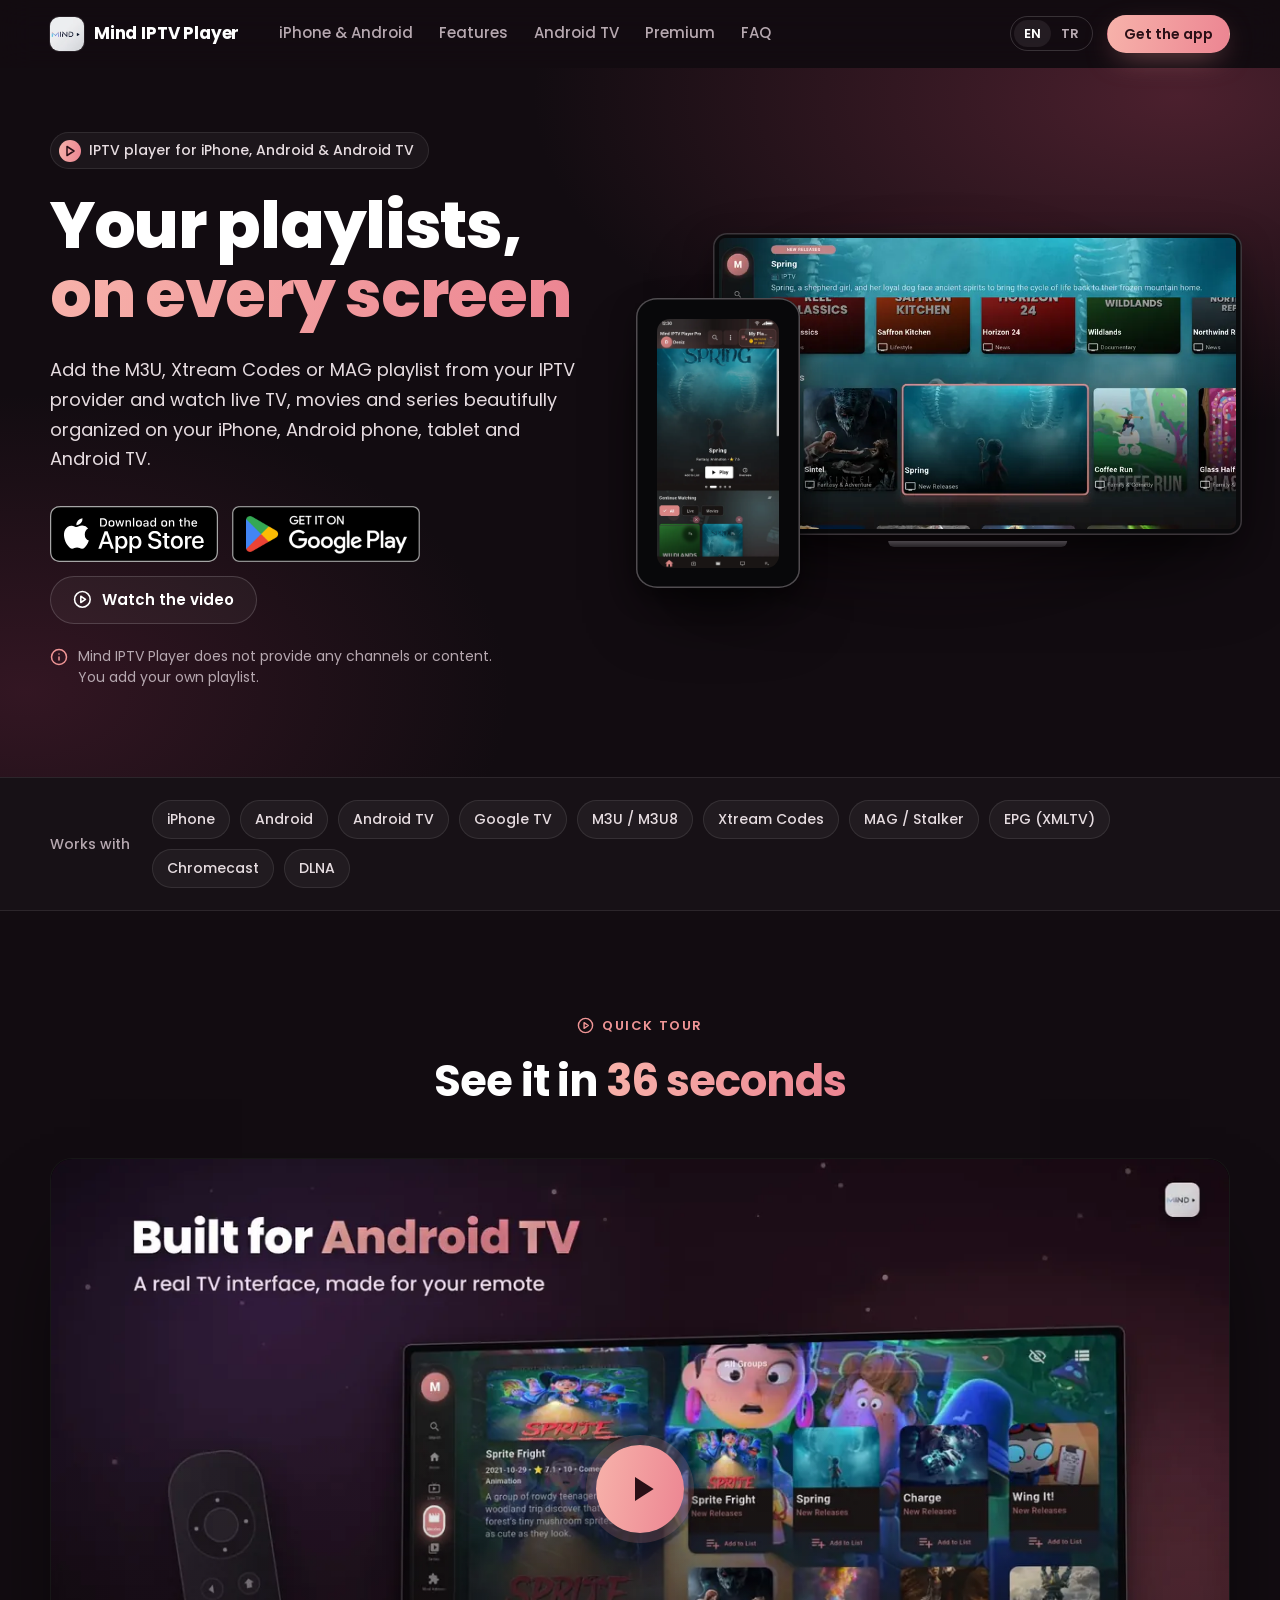
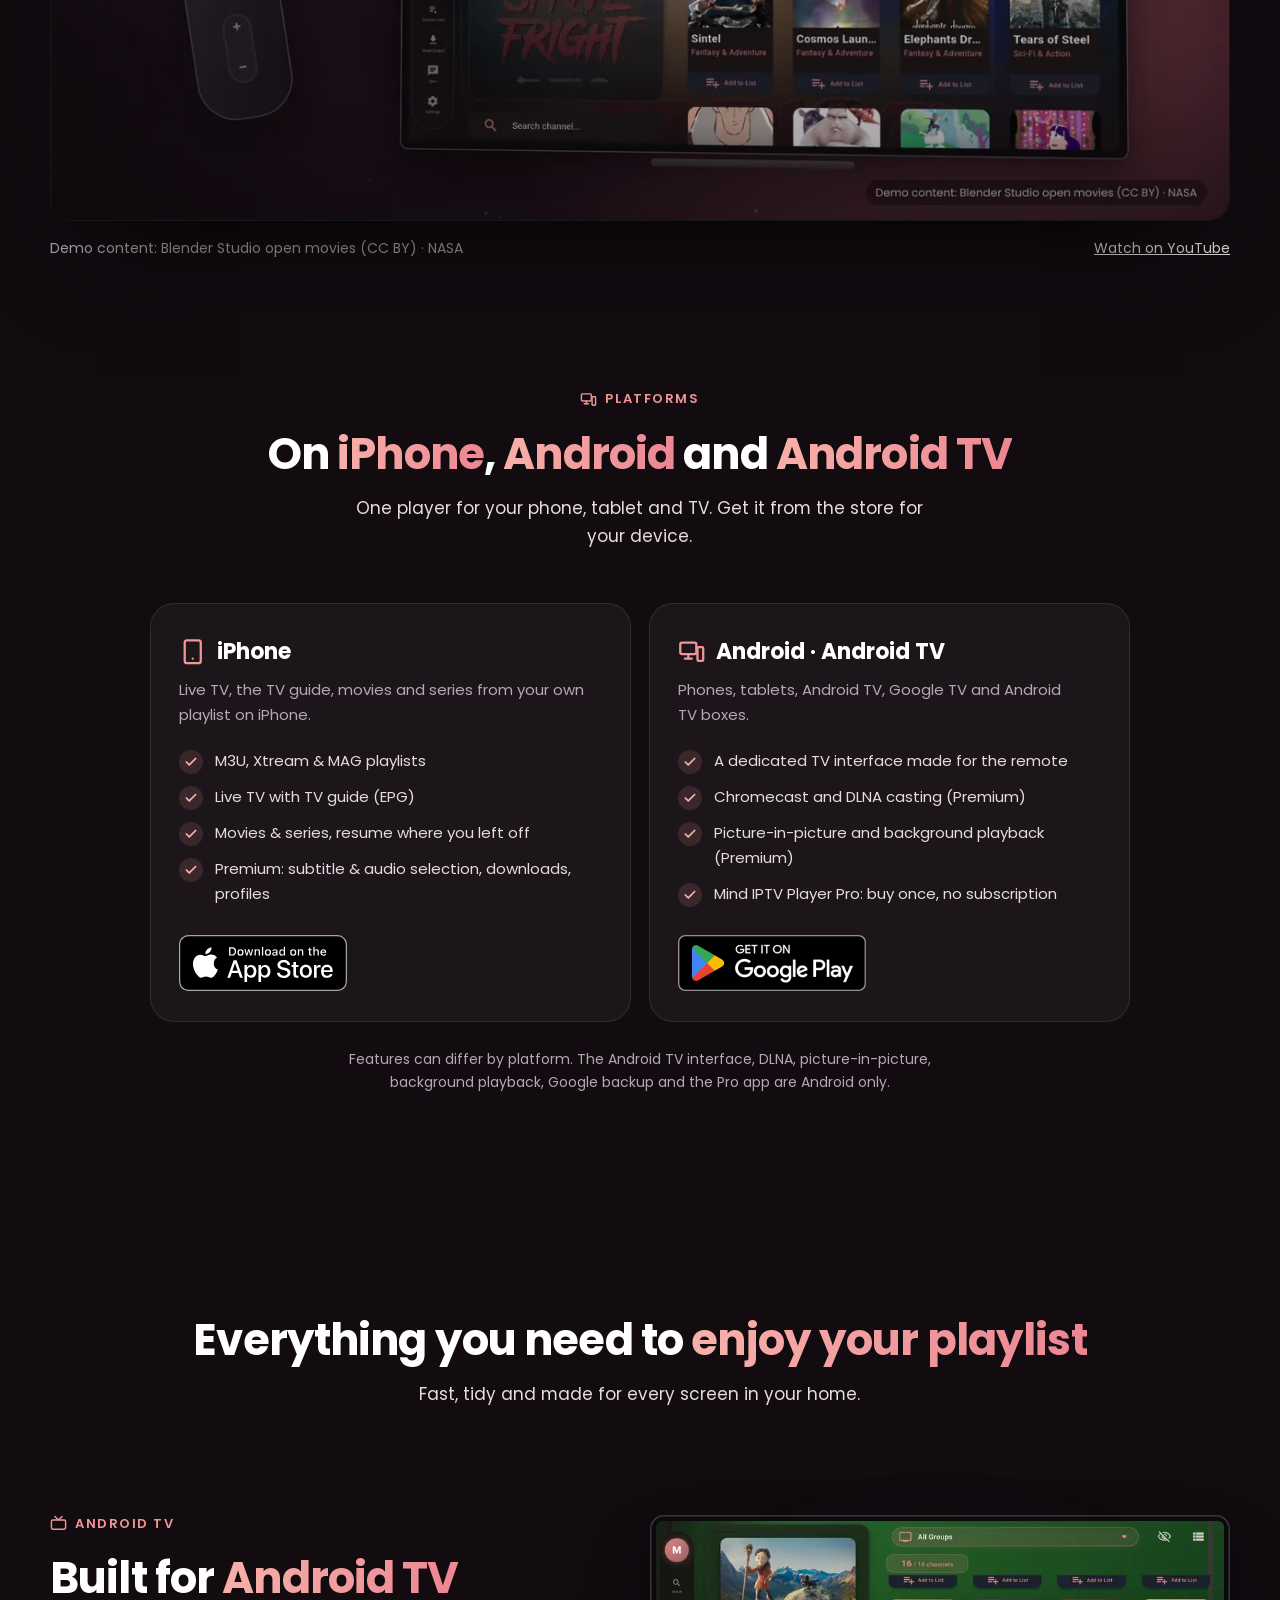
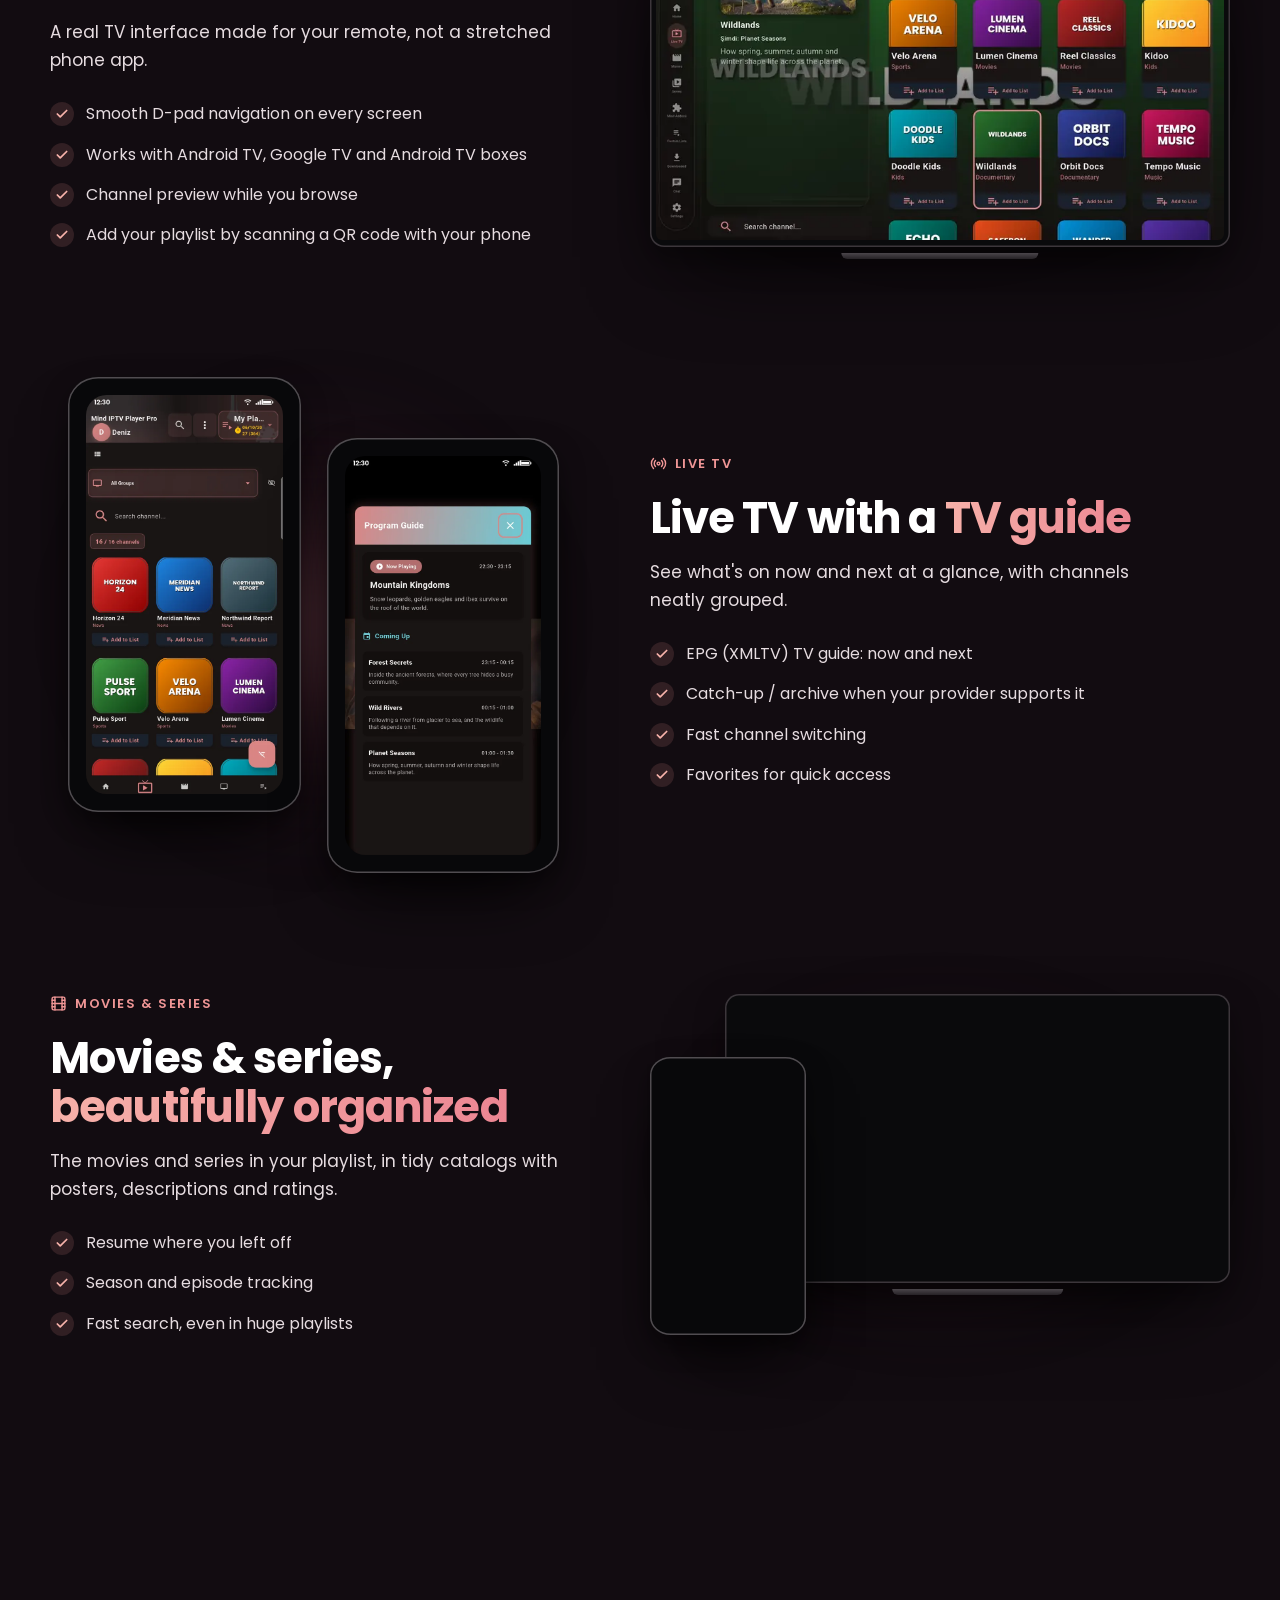
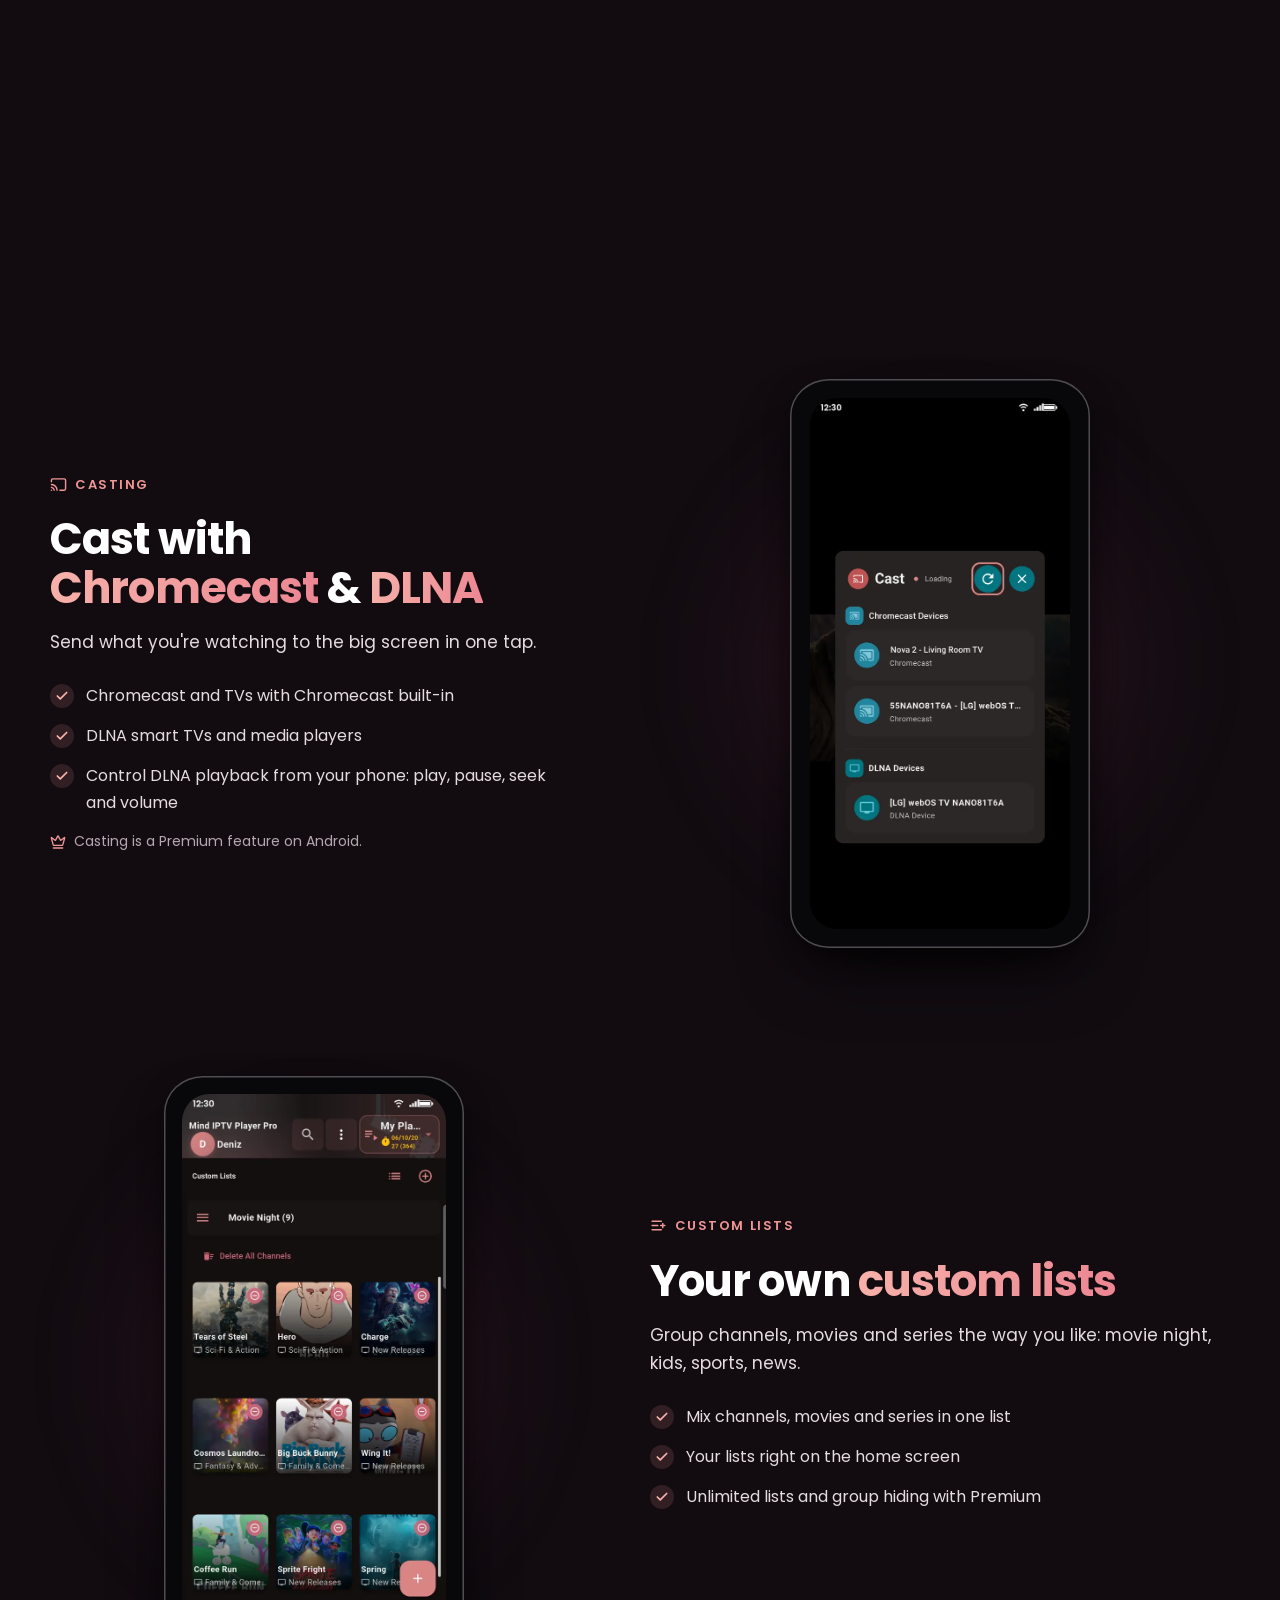
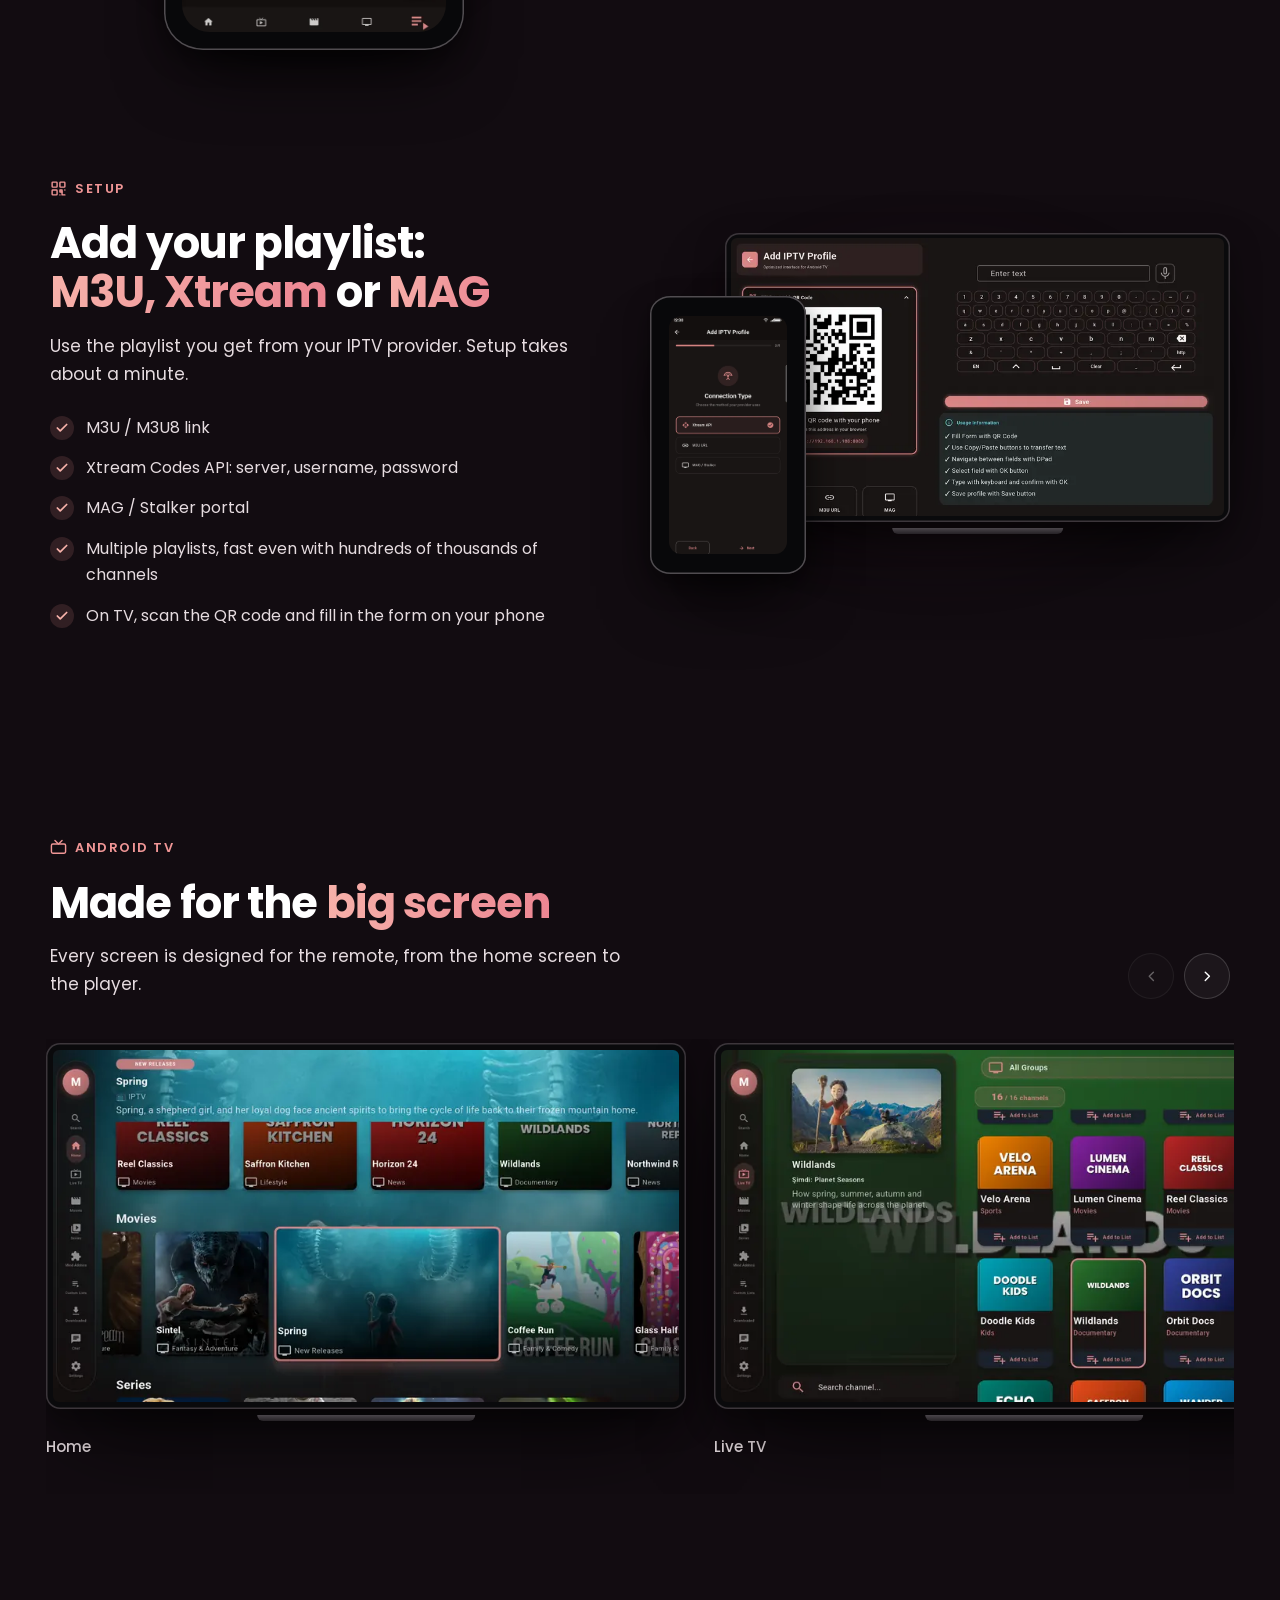
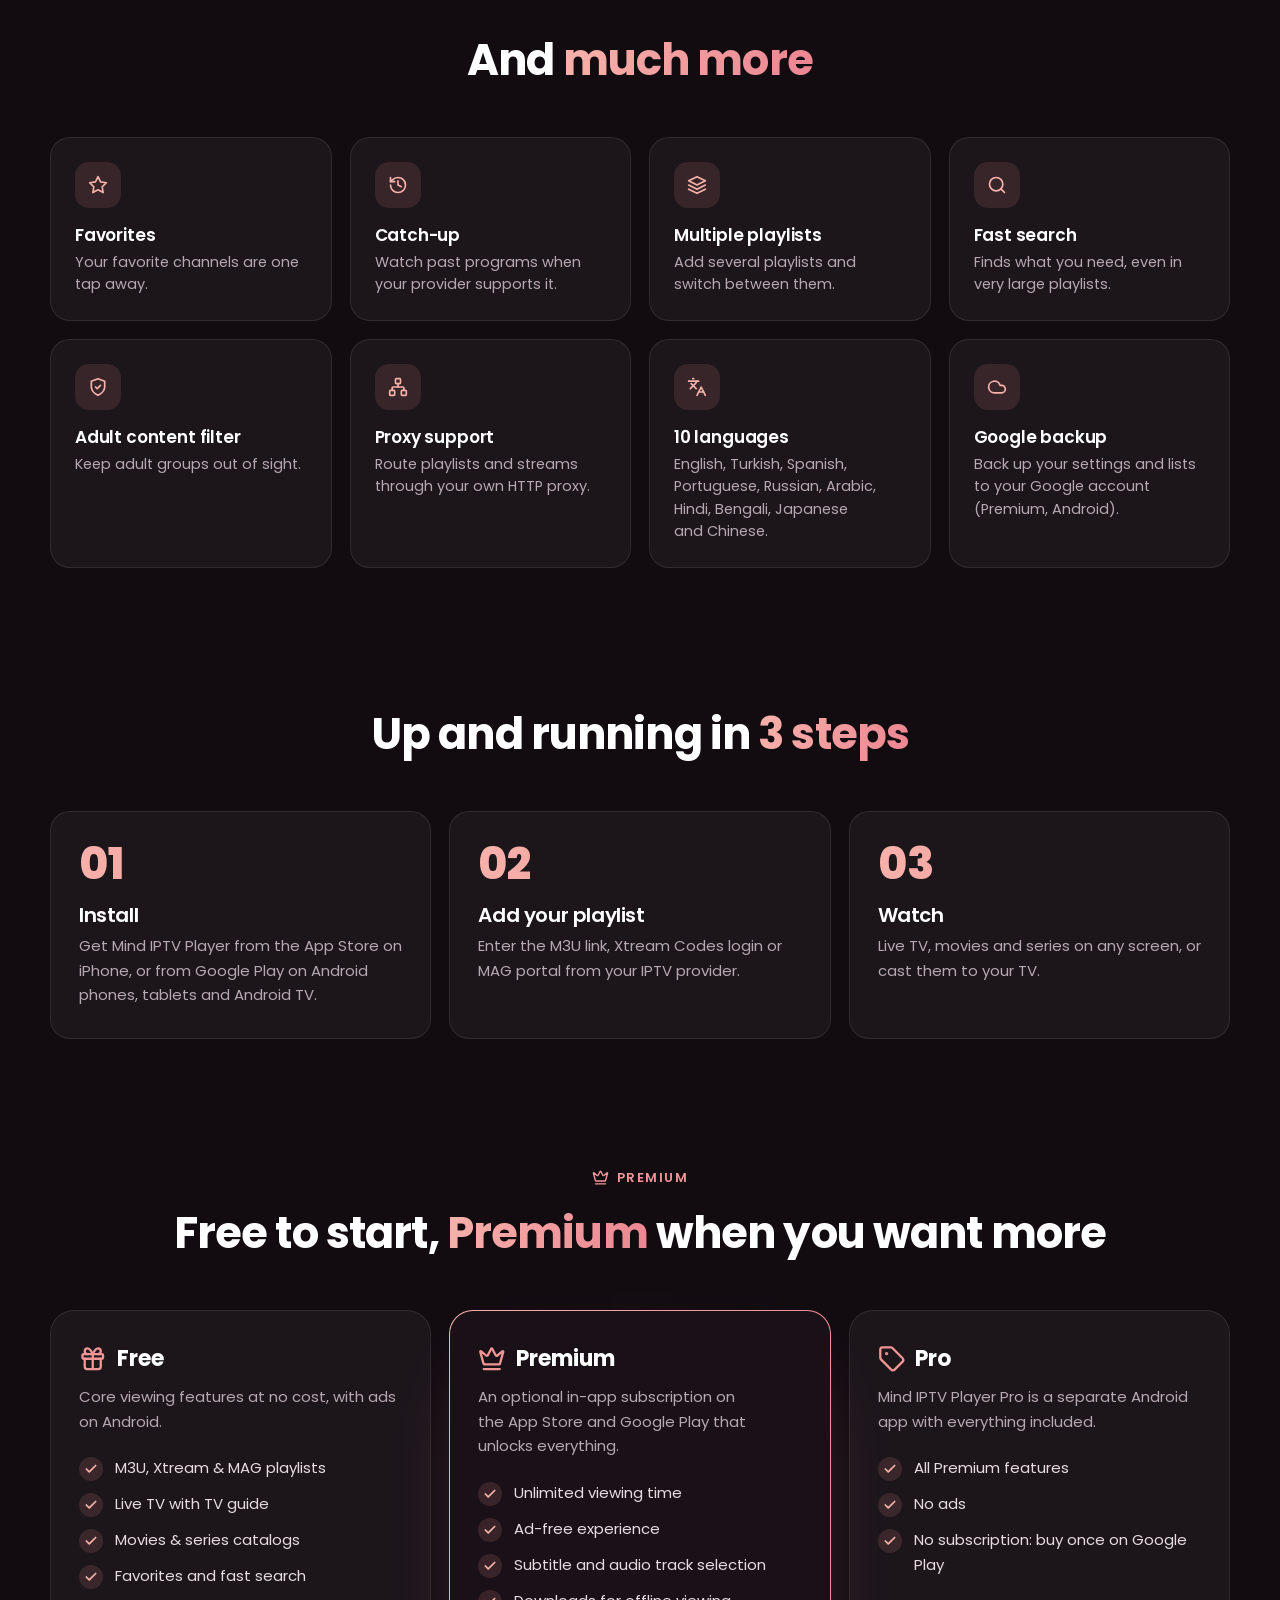
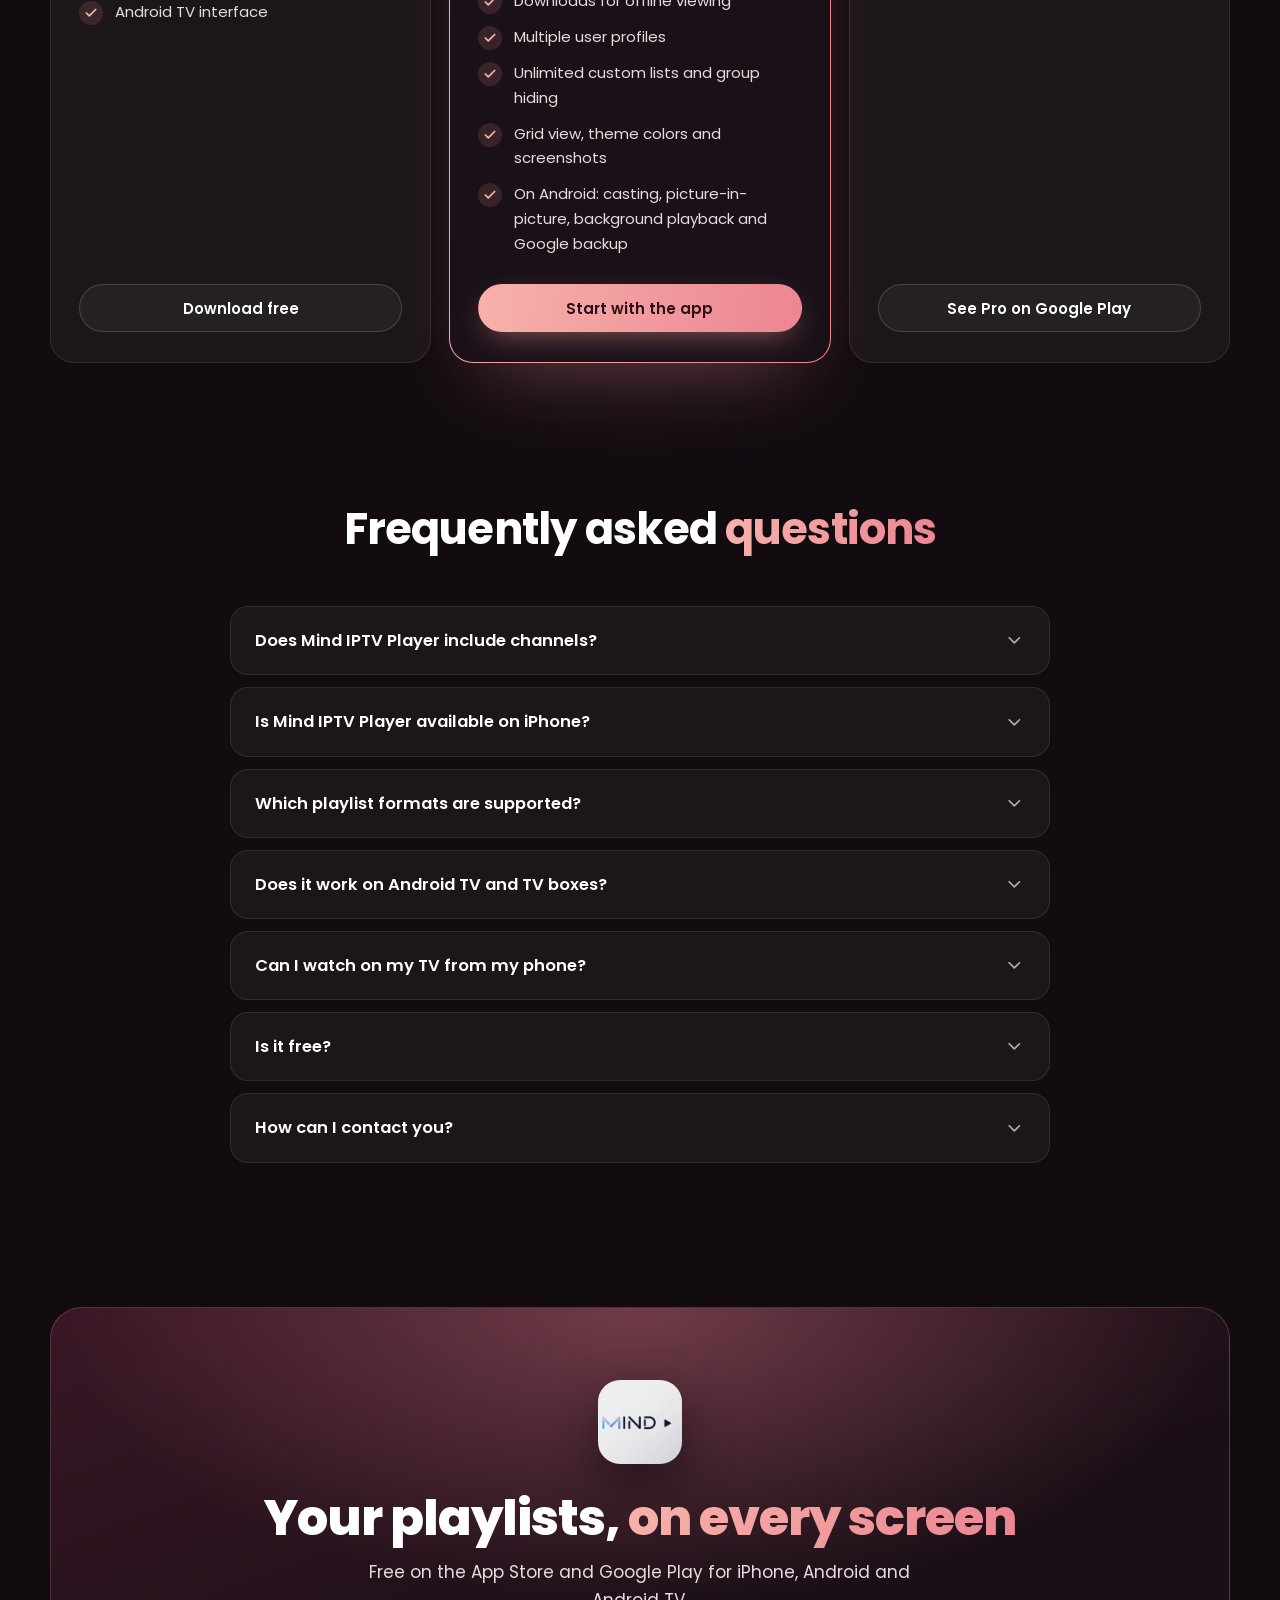
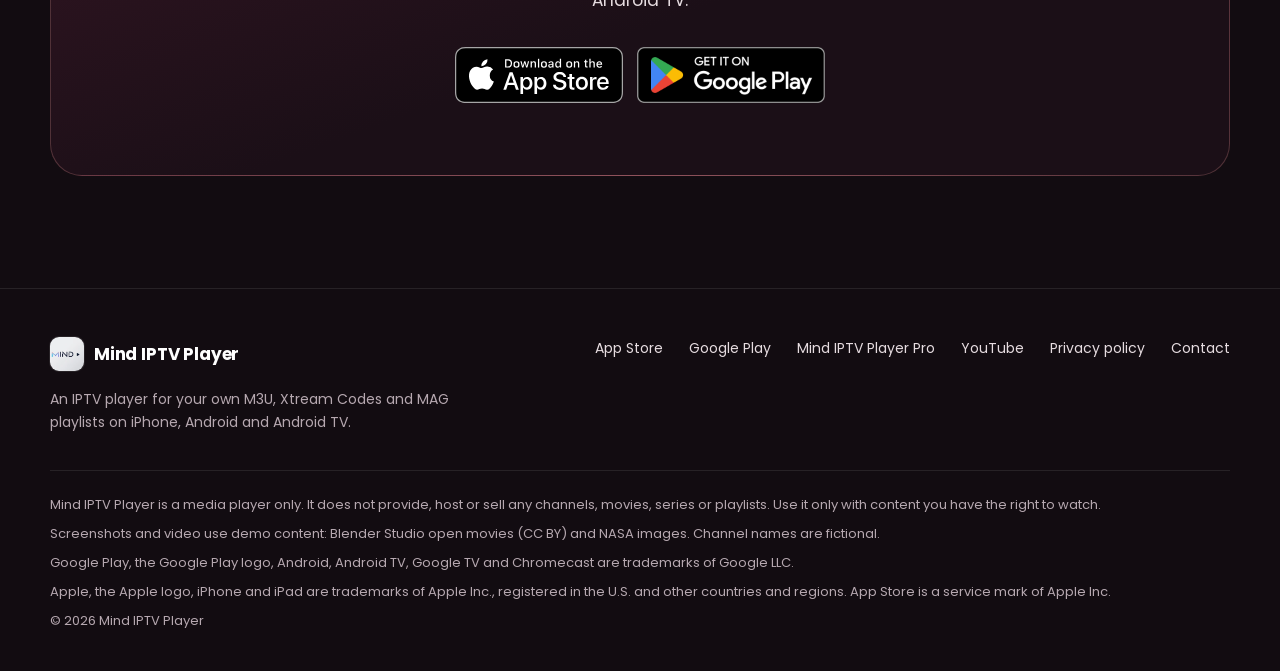
<file: index.html>
<!doctype html>
<html lang="en">
<head>
<meta charset="utf-8">
<meta name="viewport" content="width=device-width, initial-scale=1, viewport-fit=cover">
<title>Mind IPTV Player – IPTV player for M3U, Xtream &amp; MAG on iPhone, Android and Android TV</title>
<meta name="description" content="Watch your own M3U, Xtream Codes and MAG playlists on iPhone, Android phones and tablets, and Android TV. EPG TV guide, movie and series catalogs, custom lists and a powerful 4K player. No content included: add your own playlist.">
<link rel="canonical" href="https://dumkof22.github.io/mind-iptv-player/">
<link rel="alternate" hreflang="en" href="https://dumkof22.github.io/mind-iptv-player/"><link rel="alternate" hreflang="tr" href="https://dumkof22.github.io/mind-iptv-player/tr/"><link rel="alternate" hreflang="x-default" href="https://dumkof22.github.io/mind-iptv-player/">
<meta name="theme-color" content="#120c11">
<meta name="apple-itunes-app" content="app-id=6829206013">
<meta property="og:type" content="website">
<meta property="og:site_name" content="Mind IPTV Player">
<meta property="og:title" content="Mind IPTV Player – IPTV player for M3U, Xtream &amp; MAG on iPhone, Android and Android TV">
<meta property="og:description" content="Watch your own M3U, Xtream Codes and MAG playlists on iPhone, Android phones and tablets, and Android TV. EPG TV guide, movie and series catalogs, custom lists and a powerful 4K player. No content included: add your own playlist.">
<meta property="og:url" content="https://dumkof22.github.io/mind-iptv-player/">
<meta property="og:image" content="https://dumkof22.github.io/mind-iptv-player/assets/img/en/og-stores.jpg">
<meta property="og:image:width" content="1200">
<meta property="og:image:height" content="630">
<meta property="og:locale" content="en_US">
<meta name="twitter:card" content="summary_large_image">
<link rel="icon" type="image/png" sizes="32x32" href="assets/favicon-32.png">
<link rel="apple-touch-icon" href="assets/apple-touch-icon.png">
<link rel="manifest" href="site.webmanifest">
<link rel="preload" href="assets/fonts/poppins-extrabold.woff2" as="font" type="font/woff2" crossorigin>
<link rel="preload" href="assets/fonts/poppins-regular.woff2" as="font" type="font/woff2" crossorigin>
<link rel="stylesheet" href="assets/style.css?v=2f077955">
<script>document.documentElement.classList.add('js');setTimeout(function(){if(!window.mindReady)document.documentElement.classList.remove('js')},2500);try{var q=location.search,s=localStorage.getItem('mind-lang');if(!/[?&]lang=/.test(q)&&s!=='en'&&(s==='tr'||((navigator.languages&&navigator.languages[0])||navigator.language||'').toLowerCase().indexOf('tr')===0))location.replace('tr/'+q+location.hash)}catch(e){}</script>
<script src="assets/main.js?v=2f077955" defer></script>
<script type="application/ld+json">{"@context": "https://schema.org", "@type": "SoftwareApplication", "name": "Mind IPTV Player", "operatingSystem": "Android, Android TV, iOS", "applicationCategory": "MultimediaApplication", "description": "Watch your own M3U, Xtream Codes and MAG playlists on iPhone, Android phones and tablets, and Android TV. EPG TV guide, movie and series catalogs, custom lists and a powerful 4K player. No content included: add your own playlist.", "url": "https://dumkof22.github.io/mind-iptv-player/", "image": "https://dumkof22.github.io/mind-iptv-player/assets/img/en/og-stores.jpg", "inLanguage": "en", "downloadUrl": ["https://play.google.com/store/apps/details?id=com.hkn.mindiptv&hl=en", "https://apps.apple.com/app/id6829206013"], "offers": {"@type": "Offer", "price": "0", "priceCurrency": "USD"}}</script>
</head>
<body>
<a class="skip" href="#main">Skip to content</a>
<header class="header">
  <div class="wrap">
    <a class="brand" href="./"><img src="assets/logo.webp" width="34" height="34" alt=""><span>Mind IPTV Player</span></a>
    <nav class="nav" aria-label="Main"><a href="#platforms">iPhone &amp; Android</a><a href="#features">Features</a><a href="#tv">Android TV</a><a href="#premium">Premium</a><a href="#faq">FAQ</a></nav>
    <div class="header-end">
      <div class="lang" role="group" aria-label="Language">
        <a href="" hreflang="en" lang="en" data-lang="en" aria-current="true">EN</a>
        <a href="tr/" hreflang="tr" lang="tr" data-lang="tr">TR</a>
      </div>
      <a class="btn primary small" href="https://play.google.com/store/apps/details?id=com.hkn.mindiptv&amp;hl=en&amp;referrer=utm_source%3Dwebsite%26utm_medium%3Dlanding%26utm_campaign%3Den" data-play="https://play.google.com/store/apps/details?id=com.hkn.mindiptv&amp;hl=en" rel="noopener" data-ios="https://apps.apple.com/app/id6829206013" data-other="#download">Get the app</a>
    </div>
  </div>
</header>
<main id="main">
<section class="hero">
  <div class="wrap">
    <div>
      <span class="kicker"><span class="dot"><svg class="icon" viewBox="0 0 24 24" aria-hidden="true"><polygon points="6 3 20 12 6 21 6 3"/></svg></span>IPTV player for iPhone, Android &amp; Android TV</span>
      <h1>Your playlists,<br><span class="accent">on every screen</span></h1>
      <p class="lead">Add the M3U, Xtream Codes or MAG playlist from your IPTV provider and watch live TV, movies and series beautifully organized on your iPhone, Android phone, tablet and Android TV.</p>
      <div class="cta-row">
        <div class="store-badges"><a class="store-badge" href="https://apps.apple.com/app/id6829206013" rel="noopener"><img src="assets/app-store-en.svg" width="359" height="120" alt="Download on the App Store"></a><a class="store-badge" href="https://play.google.com/store/apps/details?id=com.hkn.mindiptv&amp;hl=en&amp;referrer=utm_source%3Dwebsite%26utm_medium%3Dlanding%26utm_campaign%3Den" data-play="https://play.google.com/store/apps/details?id=com.hkn.mindiptv&amp;hl=en" rel="noopener"><img src="assets/google-play-en.png" width="564" height="168" alt="Get it on Google Play"></a></div>
        <a class="btn" href="#video"><svg class="icon" viewBox="0 0 24 24" aria-hidden="true"><circle cx="12" cy="12" r="10"/><polygon points="10 8 16 12 10 16 10 8"/></svg>Watch the video</a>
      </div>
      <p class="note"><svg class="icon" viewBox="0 0 24 24" aria-hidden="true"><circle cx="12" cy="12" r="10"/><path d="M12 16v-4"/><path d="M12 8h.01"/></svg><span>Mind IPTV Player does not provide any channels or content. You add your own playlist.</span></p>
    </div>
    <div class="combo glow">
      <div class="tv"><img src="assets/img/en/tv_home.webp" srcset="assets/img/en/tv_home_sm.webp 800w, assets/img/en/tv_home.webp 1600w" sizes="(max-width: 900px) 84vw, 600px" width="1600" height="900" alt="Mind IPTV Player home screen on Android TV" decoding="async" fetchpriority="high"></div>
      <div class="phone"><img src="assets/img/en/ph_home.webp" width="600" height="1221" alt="Mind IPTV Player home screen on a phone" decoding="async" fetchpriority="high"></div>
    </div>
  </div>
</section>
<div class="strip">
  <div class="wrap">
    <span class="strip-label">Works with</span>
    <div class="chips"><span class="chip">iPhone</span><span class="chip">Android</span><span class="chip">Android TV</span><span class="chip">Google TV</span><span class="chip">M3U / M3U8</span><span class="chip">Xtream Codes</span><span class="chip">MAG / Stalker</span><span class="chip">EPG (XMLTV)</span><span class="chip">Chromecast</span><span class="chip">DLNA</span></div>
  </div>
</div>
<section class="section" id="video">
  <div class="wrap">
    <div class="section-head center reveal">
      <span class="eyebrow"><svg class="icon" viewBox="0 0 24 24" aria-hidden="true"><circle cx="12" cy="12" r="10"/><polygon points="10 8 16 12 10 16 10 8"/></svg>Quick tour</span>
      <h2 class="h2">See it in <span class="accent">36 seconds</span></h2>
    </div>
    <div class="reveal">
      <div class="video" data-yt="ww-zmHw1vx0">
        <img src="assets/img/en/poster.webp" width="1280" height="720" alt="" loading="lazy" decoding="async">
        <button class="video-play" type="button" aria-label="Play the Mind IPTV Player video"><span><svg class="icon" viewBox="0 0 24 24" aria-hidden="true"><polygon points="6 3 20 12 6 21 6 3"/></svg></span></button>
      </div>
      <div class="video-meta">
        <span>Demo content: Blender Studio open movies (CC BY) · NASA</span>
        <a href="https://www.youtube.com/watch?v=ww-zmHw1vx0" rel="noopener" target="_blank">Watch on YouTube</a>
      </div>
    </div>
  </div>
</section>
<section class="section" id="platforms" style="padding-top:24px">
  <div class="wrap">
    <div class="section-head center reveal">
      <span class="eyebrow"><svg class="icon" viewBox="0 0 24 24" aria-hidden="true"><rect x="2" y="4" width="14" height="10" rx="1.5"/><path d="M6 18h6"/><path d="M9 14v4"/><rect x="17" y="8" width="5" height="12" rx="1"/></svg>Platforms</span>
      <h2 class="h2">On <span class="accent">iPhone</span>, <span class="accent">Android</span> and <span class="accent">Android TV</span></h2>
      <p class="sub">One player for your phone, tablet and TV. Get it from the store for your device.</p>
    </div>
    <div class="platforms reveal"><div class="platform">
  <div class="plan-name"><svg class="icon" viewBox="0 0 24 24" aria-hidden="true"><rect x="5" y="2" width="14" height="20" rx="2"/><path d="M12 18h.01"/></svg>iPhone</div>
  <p class="plan-desc">Live TV, the TV guide, movies and series from your own playlist on iPhone.</p>
  <ul class="checks"><li><span class="tick"><svg class="icon" viewBox="0 0 24 24" aria-hidden="true"><path d="M20 6 9 17l-5-5"/></svg></span><span>M3U, Xtream &amp; MAG playlists</span></li><li><span class="tick"><svg class="icon" viewBox="0 0 24 24" aria-hidden="true"><path d="M20 6 9 17l-5-5"/></svg></span><span>Live TV with TV guide (EPG)</span></li><li><span class="tick"><svg class="icon" viewBox="0 0 24 24" aria-hidden="true"><path d="M20 6 9 17l-5-5"/></svg></span><span>Movies &amp; series, resume where you left off</span></li><li><span class="tick"><svg class="icon" viewBox="0 0 24 24" aria-hidden="true"><path d="M20 6 9 17l-5-5"/></svg></span><span>Premium: subtitle &amp; audio selection, downloads, profiles</span></li></ul>
  <div class="store-badges"><a class="store-badge" href="https://apps.apple.com/app/id6829206013" rel="noopener"><img src="assets/app-store-en.svg" width="359" height="120" alt="Download on the App Store"></a></div>
</div><div class="platform">
  <div class="plan-name"><svg class="icon" viewBox="0 0 24 24" aria-hidden="true"><rect x="2" y="4" width="14" height="10" rx="1.5"/><path d="M6 18h6"/><path d="M9 14v4"/><rect x="17" y="8" width="5" height="12" rx="1"/></svg>Android · Android TV</div>
  <p class="plan-desc">Phones, tablets, Android TV, Google TV and Android TV boxes.</p>
  <ul class="checks"><li><span class="tick"><svg class="icon" viewBox="0 0 24 24" aria-hidden="true"><path d="M20 6 9 17l-5-5"/></svg></span><span>A dedicated TV interface made for the remote</span></li><li><span class="tick"><svg class="icon" viewBox="0 0 24 24" aria-hidden="true"><path d="M20 6 9 17l-5-5"/></svg></span><span>Chromecast and DLNA casting (Premium)</span></li><li><span class="tick"><svg class="icon" viewBox="0 0 24 24" aria-hidden="true"><path d="M20 6 9 17l-5-5"/></svg></span><span>Picture-in-picture and background playback (Premium)</span></li><li><span class="tick"><svg class="icon" viewBox="0 0 24 24" aria-hidden="true"><path d="M20 6 9 17l-5-5"/></svg></span><span>Mind IPTV Player Pro: buy once, no subscription</span></li></ul>
  <div class="store-badges"><a class="store-badge" href="https://play.google.com/store/apps/details?id=com.hkn.mindiptv&amp;hl=en&amp;referrer=utm_source%3Dwebsite%26utm_medium%3Dlanding%26utm_campaign%3Den" data-play="https://play.google.com/store/apps/details?id=com.hkn.mindiptv&amp;hl=en" rel="noopener"><img src="assets/google-play-en.png" width="564" height="168" alt="Get it on Google Play"></a></div>
</div></div>
    <p class="platforms-fine reveal">Features can differ by platform. The Android TV interface, DLNA, picture-in-picture, background playback, Google backup and the Pro app are Android only.</p>
  </div>
</section>
<section class="section" id="features" style="padding-bottom:0">
  <div class="wrap">
    <div class="section-head center reveal" style="margin-bottom:0">
      <h2 class="h2">Everything you need to <span class="accent">enjoy your playlist</span></h2>
      <p class="sub">Fast, tidy and made for every screen in your home.</p>
    </div>
  </div>
</section>
<section class="section feature" id="tv">
  <div class="wrap">
    <div class="reveal">
      <span class="eyebrow"><svg class="icon" viewBox="0 0 24 24" aria-hidden="true"><rect x="2" y="7" width="20" height="13" rx="2"/><path d="m17 2-5 5-5-5"/></svg>Android TV</span>
      <h2 class="h2">Built for <span class="accent">Android TV</span></h2>
      <p class="sub">A real TV interface made for your remote, not a stretched phone app.</p>
      <ul class="checks"><li><span class="tick"><svg class="icon" viewBox="0 0 24 24" aria-hidden="true"><path d="M20 6 9 17l-5-5"/></svg></span><span>Smooth D-pad navigation on every screen</span></li><li><span class="tick"><svg class="icon" viewBox="0 0 24 24" aria-hidden="true"><path d="M20 6 9 17l-5-5"/></svg></span><span>Works with Android TV, Google TV and Android TV boxes</span></li><li><span class="tick"><svg class="icon" viewBox="0 0 24 24" aria-hidden="true"><path d="M20 6 9 17l-5-5"/></svg></span><span>Channel preview while you browse</span></li><li><span class="tick"><svg class="icon" viewBox="0 0 24 24" aria-hidden="true"><path d="M20 6 9 17l-5-5"/></svg></span><span>Add your playlist by scanning a QR code with your phone</span></li></ul>
    </div>
    <div class="media reveal"><div class="glow"><div class="tv"><img src="assets/img/en/tv_live.webp" srcset="assets/img/en/tv_live_sm.webp 800w, assets/img/en/tv_live.webp 1600w" sizes="(max-width: 900px) 92vw, 640px" width="1600" height="900" alt="Live TV channel grid with preview on Android TV" decoding="async" loading="lazy"></div></div></div>
  </div>
</section>
<section class="section feature rev" id="live">
  <div class="wrap">
    <div class="reveal">
      <span class="eyebrow"><svg class="icon" viewBox="0 0 24 24" aria-hidden="true"><circle cx="12" cy="12" r="2"/><path d="M16.24 7.76a6 6 0 0 1 0 8.49"/><path d="M7.76 16.24a6 6 0 0 1 0-8.49"/><path d="M19.07 4.93a10 10 0 0 1 0 14.14"/><path d="M4.93 19.07a10 10 0 0 1 0-14.14"/></svg>Live TV</span>
      <h2 class="h2">Live TV with a <span class="accent">TV guide</span></h2>
      <p class="sub">See what&#x27;s on now and next at a glance, with channels neatly grouped.</p>
      <ul class="checks"><li><span class="tick"><svg class="icon" viewBox="0 0 24 24" aria-hidden="true"><path d="M20 6 9 17l-5-5"/></svg></span><span>EPG (XMLTV) TV guide: now and next</span></li><li><span class="tick"><svg class="icon" viewBox="0 0 24 24" aria-hidden="true"><path d="M20 6 9 17l-5-5"/></svg></span><span>Catch-up / archive when your provider supports it</span></li><li><span class="tick"><svg class="icon" viewBox="0 0 24 24" aria-hidden="true"><path d="M20 6 9 17l-5-5"/></svg></span><span>Fast channel switching</span></li><li><span class="tick"><svg class="icon" viewBox="0 0 24 24" aria-hidden="true"><path d="M20 6 9 17l-5-5"/></svg></span><span>Favorites for quick access</span></li></ul>
    </div>
    <div class="media reveal"><div class="duo glow"><div class="phone"><img src="assets/img/en/ph_live.webp" width="600" height="1221" alt="Live TV channel list on a phone" decoding="async" loading="lazy"></div><div class="phone"><img src="assets/img/en/ph_epg.webp" width="600" height="1221" alt="TV guide (EPG) on a phone" decoding="async" loading="lazy"></div></div></div>
  </div>
</section>
<section class="section feature" id="catalog">
  <div class="wrap">
    <div class="reveal">
      <span class="eyebrow"><svg class="icon" viewBox="0 0 24 24" aria-hidden="true"><rect x="3" y="3" width="18" height="18" rx="2"/><path d="M7 3v18"/><path d="M17 3v18"/><path d="M3 7.5h4"/><path d="M3 12h18"/><path d="M3 16.5h4"/><path d="M17 7.5h4"/><path d="M17 16.5h4"/></svg>Movies &amp; series</span>
      <h2 class="h2">Movies &amp; series, <span class="accent">beautifully organized</span></h2>
      <p class="sub">The movies and series in your playlist, in tidy catalogs with posters, descriptions and ratings.</p>
      <ul class="checks"><li><span class="tick"><svg class="icon" viewBox="0 0 24 24" aria-hidden="true"><path d="M20 6 9 17l-5-5"/></svg></span><span>Resume where you left off</span></li><li><span class="tick"><svg class="icon" viewBox="0 0 24 24" aria-hidden="true"><path d="M20 6 9 17l-5-5"/></svg></span><span>Season and episode tracking</span></li><li><span class="tick"><svg class="icon" viewBox="0 0 24 24" aria-hidden="true"><path d="M20 6 9 17l-5-5"/></svg></span><span>Fast search, even in huge playlists</span></li></ul>
    </div>
    <div class="media reveal"><div class="combo glow"><div class="tv"><img src="assets/img/en/tv_movies.webp" srcset="assets/img/en/tv_movies_sm.webp 800w, assets/img/en/tv_movies.webp 1600w" sizes="(max-width: 900px) 92vw, 640px" width="1600" height="900" alt="Movie catalog on Android TV" decoding="async" loading="lazy"></div><div class="phone"><img src="assets/img/en/ph_movie.webp" width="600" height="1221" alt="Movie details on a phone" decoding="async" loading="lazy"></div></div></div>
  </div>
</section>
<section class="section feature rev" id="player">
  <div class="wrap">
    <div class="reveal">
      <span class="eyebrow"><svg class="icon" viewBox="0 0 24 24" aria-hidden="true"><circle cx="12" cy="12" r="10"/><polygon points="10 8 16 12 10 16 10 8"/></svg>Player</span>
      <h2 class="h2">Powerful player · <span class="accent">4K · HEVC</span></h2>
      <p class="sub">Smooth, hardware-accelerated playback for live channels, movies and series.</p>
      <div class="chips"><span class="chip">Hardware acceleration</span><span class="chip">4K &amp; HEVC</span><span class="chip">Aspect ratio &amp; zoom</span><span class="chip pro"><svg class="icon" viewBox="0 0 24 24" aria-hidden="true"><path d="M11.56 3.27a.5.5 0 0 1 .88 0l2.95 5.6a1 1 0 0 0 1.52.29l4.28-3.67a.5.5 0 0 1 .82.52l-2.83 10.23a1 1 0 0 1-.96.74H5.78a1 1 0 0 1-.96-.74L1.99 6.01a.5.5 0 0 1 .82-.52l4.28 3.67a1 1 0 0 0 1.52-.29z"/><path d="M5 21h14"/></svg>Subtitle &amp; audio tracks</span><span class="chip pro"><svg class="icon" viewBox="0 0 24 24" aria-hidden="true"><path d="M11.56 3.27a.5.5 0 0 1 .88 0l2.95 5.6a1 1 0 0 0 1.52.29l4.28-3.67a.5.5 0 0 1 .82.52l-2.83 10.23a1 1 0 0 1-.96.74H5.78a1 1 0 0 1-.96-.74L1.99 6.01a.5.5 0 0 1 .82-.52l4.28 3.67a1 1 0 0 0 1.52-.29z"/><path d="M5 21h14"/></svg>Picture-in-picture</span><span class="chip pro"><svg class="icon" viewBox="0 0 24 24" aria-hidden="true"><path d="M11.56 3.27a.5.5 0 0 1 .88 0l2.95 5.6a1 1 0 0 0 1.52.29l4.28-3.67a.5.5 0 0 1 .82.52l-2.83 10.23a1 1 0 0 1-.96.74H5.78a1 1 0 0 1-.96-.74L1.99 6.01a.5.5 0 0 1 .82-.52l4.28 3.67a1 1 0 0 0 1.52-.29z"/><path d="M5 21h14"/></svg>Background playback</span></div><p class="fine"><svg class="icon" viewBox="0 0 24 24" aria-hidden="true"><path d="M11.56 3.27a.5.5 0 0 1 .88 0l2.95 5.6a1 1 0 0 0 1.52.29l4.28-3.67a.5.5 0 0 1 .82.52l-2.83 10.23a1 1 0 0 1-.96.74H5.78a1 1 0 0 1-.96-.74L1.99 6.01a.5.5 0 0 1 .82-.52l4.28 3.67a1 1 0 0 0 1.52-.29z"/><path d="M5 21h14"/></svg>Premium features. Picture-in-picture and background playback are available on Android.</p>
    </div>
    <div class="media reveal"><div class="glow"><div class="phone land"><img src="assets/img/en/ph_player.webp" width="1200" height="540" alt="Video player in landscape on a phone" decoding="async" loading="lazy"></div></div></div>
  </div>
</section>
<section class="section feature" id="cast">
  <div class="wrap">
    <div class="reveal">
      <span class="eyebrow"><svg class="icon" viewBox="0 0 24 24" aria-hidden="true"><path d="M2 8V6a2 2 0 0 1 2-2h16a2 2 0 0 1 2 2v12a2 2 0 0 1-2 2h-6"/><path d="M2 12a9 9 0 0 1 8 8"/><path d="M2 16a5 5 0 0 1 4 4"/><path d="M2 20h.01"/></svg>Casting</span>
      <h2 class="h2">Cast with <span class="accent">Chromecast</span> &amp; <span class="accent">DLNA</span></h2>
      <p class="sub">Send what you&#x27;re watching to the big screen in one tap.</p>
      <ul class="checks"><li><span class="tick"><svg class="icon" viewBox="0 0 24 24" aria-hidden="true"><path d="M20 6 9 17l-5-5"/></svg></span><span>Chromecast and TVs with Chromecast built-in</span></li><li><span class="tick"><svg class="icon" viewBox="0 0 24 24" aria-hidden="true"><path d="M20 6 9 17l-5-5"/></svg></span><span>DLNA smart TVs and media players</span></li><li><span class="tick"><svg class="icon" viewBox="0 0 24 24" aria-hidden="true"><path d="M20 6 9 17l-5-5"/></svg></span><span>Control DLNA playback from your phone: play, pause, seek and volume</span></li></ul><p class="fine"><svg class="icon" viewBox="0 0 24 24" aria-hidden="true"><path d="M11.56 3.27a.5.5 0 0 1 .88 0l2.95 5.6a1 1 0 0 0 1.52.29l4.28-3.67a.5.5 0 0 1 .82.52l-2.83 10.23a1 1 0 0 1-.96.74H5.78a1 1 0 0 1-.96-.74L1.99 6.01a.5.5 0 0 1 .82-.52l4.28 3.67a1 1 0 0 0 1.52-.29z"/><path d="M5 21h14"/></svg>Casting is a Premium feature on Android.</p>
    </div>
    <div class="media reveal"><div class="solo glow"><div class="phone"><img src="assets/img/en/ph_cast.webp" width="600" height="1221" alt="Cast device picker with Chromecast and DLNA devices" decoding="async" loading="lazy"></div></div></div>
  </div>
</section>
<section class="section feature rev" id="lists">
  <div class="wrap">
    <div class="reveal">
      <span class="eyebrow"><svg class="icon" viewBox="0 0 24 24" aria-hidden="true"><path d="M11 12H3"/><path d="M16 6H3"/><path d="M16 18H3"/><path d="M18 9v6"/><path d="M21 12h-6"/></svg>Custom lists</span>
      <h2 class="h2">Your own <span class="accent">custom lists</span></h2>
      <p class="sub">Group channels, movies and series the way you like: movie night, kids, sports, news.</p>
      <ul class="checks"><li><span class="tick"><svg class="icon" viewBox="0 0 24 24" aria-hidden="true"><path d="M20 6 9 17l-5-5"/></svg></span><span>Mix channels, movies and series in one list</span></li><li><span class="tick"><svg class="icon" viewBox="0 0 24 24" aria-hidden="true"><path d="M20 6 9 17l-5-5"/></svg></span><span>Your lists right on the home screen</span></li><li><span class="tick"><svg class="icon" viewBox="0 0 24 24" aria-hidden="true"><path d="M20 6 9 17l-5-5"/></svg></span><span>Unlimited lists and group hiding with Premium</span></li></ul>
    </div>
    <div class="media reveal"><div class="solo glow"><div class="phone"><img src="assets/img/en/ph_lists.webp" width="600" height="1221" alt="Custom list &quot;Movie Night&quot; on a phone" decoding="async" loading="lazy"></div></div></div>
  </div>
</section>
<section class="section feature" id="add">
  <div class="wrap">
    <div class="reveal">
      <span class="eyebrow"><svg class="icon" viewBox="0 0 24 24" aria-hidden="true"><rect x="3" y="3" width="7" height="7" rx="1"/><rect x="14" y="3" width="7" height="7" rx="1"/><rect x="3" y="14" width="7" height="7" rx="1"/><path d="M14 14h3v3h-3z"/><path d="M21 14v.01"/><path d="M21 21h-4v-4"/><path d="M14 21v.01"/></svg>Setup</span>
      <h2 class="h2">Add your playlist: <span class="accent">M3U, Xtream</span> or <span class="accent">MAG</span></h2>
      <p class="sub">Use the playlist you get from your IPTV provider. Setup takes about a minute.</p>
      <ul class="checks"><li><span class="tick"><svg class="icon" viewBox="0 0 24 24" aria-hidden="true"><path d="M20 6 9 17l-5-5"/></svg></span><span>M3U / M3U8 link</span></li><li><span class="tick"><svg class="icon" viewBox="0 0 24 24" aria-hidden="true"><path d="M20 6 9 17l-5-5"/></svg></span><span>Xtream Codes API: server, username, password</span></li><li><span class="tick"><svg class="icon" viewBox="0 0 24 24" aria-hidden="true"><path d="M20 6 9 17l-5-5"/></svg></span><span>MAG / Stalker portal</span></li><li><span class="tick"><svg class="icon" viewBox="0 0 24 24" aria-hidden="true"><path d="M20 6 9 17l-5-5"/></svg></span><span>Multiple playlists, fast even with hundreds of thousands of channels</span></li><li><span class="tick"><svg class="icon" viewBox="0 0 24 24" aria-hidden="true"><path d="M20 6 9 17l-5-5"/></svg></span><span>On TV, scan the QR code and fill in the form on your phone</span></li></ul>
    </div>
    <div class="media reveal"><div class="combo glow"><div class="tv"><img src="assets/img/en/tv_add.webp" srcset="assets/img/en/tv_add_sm.webp 800w, assets/img/en/tv_add.webp 1600w" sizes="(max-width: 900px) 92vw, 640px" width="1600" height="900" alt="Add playlist form with QR code on Android TV" decoding="async" loading="lazy"></div><div class="phone"><img src="assets/img/en/ph_add.webp" width="600" height="1221" alt="Choosing the playlist type on a phone" decoding="async" loading="lazy"></div></div></div>
  </div>
</section>
<section class="section" id="screens" data-gallery>
  <div class="wrap">
    <div class="gallery-head reveal">
      <div>
        <span class="eyebrow"><svg class="icon" viewBox="0 0 24 24" aria-hidden="true"><rect x="2" y="7" width="20" height="13" rx="2"/><path d="m17 2-5 5-5-5"/></svg>Android TV</span>
        <h2 class="h2">Made for the <span class="accent">big screen</span></h2>
        <p class="sub">Every screen is designed for the remote, from the home screen to the player.</p>
      </div>
      <div class="gallery-nav">
        <button class="round" type="button" data-dir="-1" aria-label="Previous"><svg class="icon" viewBox="0 0 24 24" aria-hidden="true"><path d="m15 18-6-6 6-6"/></svg></button>
        <button class="round" type="button" data-dir="1" aria-label="Next"><svg class="icon" viewBox="0 0 24 24" aria-hidden="true"><path d="m9 18 6-6-6-6"/></svg></button>
      </div>
    </div>
    <div class="gallery reveal" tabindex="0" aria-label="Made for the big screen"><figure><div class="tv"><img src="assets/img/en/tv_home.webp" srcset="assets/img/en/tv_home_sm.webp 800w, assets/img/en/tv_home.webp 1600w" sizes="(max-width: 640px) 86vw, 640px" width="1600" height="900" alt="Home" decoding="async" loading="lazy"></div><figcaption>Home</figcaption></figure><figure><div class="tv"><img src="assets/img/en/tv_live.webp" srcset="assets/img/en/tv_live_sm.webp 800w, assets/img/en/tv_live.webp 1600w" sizes="(max-width: 640px) 86vw, 640px" width="1600" height="900" alt="Live TV" decoding="async" loading="lazy"></div><figcaption>Live TV</figcaption></figure><figure><div class="tv"><img src="assets/img/en/tv_player.webp" srcset="assets/img/en/tv_player_sm.webp 800w, assets/img/en/tv_player.webp 1600w" sizes="(max-width: 640px) 86vw, 640px" width="1600" height="900" alt="Player" decoding="async" loading="lazy"></div><figcaption>Player</figcaption></figure><figure><div class="tv"><img src="assets/img/en/tv_epg.webp" srcset="assets/img/en/tv_epg_sm.webp 800w, assets/img/en/tv_epg.webp 1600w" sizes="(max-width: 640px) 86vw, 640px" width="1600" height="900" alt="TV guide" decoding="async" loading="lazy"></div><figcaption>TV guide</figcaption></figure><figure><div class="tv"><img src="assets/img/en/tv_lists.webp" srcset="assets/img/en/tv_lists_sm.webp 800w, assets/img/en/tv_lists.webp 1600w" sizes="(max-width: 640px) 86vw, 640px" width="1600" height="900" alt="Custom lists" decoding="async" loading="lazy"></div><figcaption>Custom lists</figcaption></figure><figure><div class="tv"><img src="assets/img/en/tv_movies.webp" srcset="assets/img/en/tv_movies_sm.webp 800w, assets/img/en/tv_movies.webp 1600w" sizes="(max-width: 640px) 86vw, 640px" width="1600" height="900" alt="Movies" decoding="async" loading="lazy"></div><figcaption>Movies</figcaption></figure><figure><div class="tv"><img src="assets/img/en/tv_series.webp" srcset="assets/img/en/tv_series_sm.webp 800w, assets/img/en/tv_series.webp 1600w" sizes="(max-width: 640px) 86vw, 640px" width="1600" height="900" alt="Series" decoding="async" loading="lazy"></div><figcaption>Series</figcaption></figure><figure><div class="tv"><img src="assets/img/en/tv_add.webp" srcset="assets/img/en/tv_add_sm.webp 800w, assets/img/en/tv_add.webp 1600w" sizes="(max-width: 640px) 86vw, 640px" width="1600" height="900" alt="Add a playlist with a QR code" decoding="async" loading="lazy"></div><figcaption>Add a playlist with a QR code</figcaption></figure></div>
  </div>
</section>
<section class="section" style="padding-top:24px">
  <div class="wrap">
    <div class="section-head center reveal"><h2 class="h2">And <span class="accent">much more</span></h2></div>
    <div class="tiles reveal"><div class="tile"><div class="ico"><svg class="icon" viewBox="0 0 24 24" aria-hidden="true"><path d="M12 2l3.09 6.26L22 9.27l-5 4.87 1.18 6.88L12 17.77l-6.18 3.25L7 14.14 2 9.27l6.91-1.01L12 2z"/></svg></div><h3>Favorites</h3><p>Your favorite channels are one tap away.</p></div><div class="tile"><div class="ico"><svg class="icon" viewBox="0 0 24 24" aria-hidden="true"><path d="M3 12a9 9 0 1 0 9-9 9.75 9.75 0 0 0-6.74 2.74L3 8"/><path d="M3 3v5h5"/><path d="M12 7v5l4 2"/></svg></div><h3>Catch-up</h3><p>Watch past programs when your provider supports it.</p></div><div class="tile"><div class="ico"><svg class="icon" viewBox="0 0 24 24" aria-hidden="true"><path d="m12 2 10 5-10 5L2 7l10-5z"/><path d="m2 17 10 5 10-5"/><path d="m2 12 10 5 10-5"/></svg></div><h3>Multiple playlists</h3><p>Add several playlists and switch between them.</p></div><div class="tile"><div class="ico"><svg class="icon" viewBox="0 0 24 24" aria-hidden="true"><circle cx="11" cy="11" r="8"/><path d="m21 21-4.3-4.3"/></svg></div><h3>Fast search</h3><p>Finds what you need, even in very large playlists.</p></div><div class="tile"><div class="ico"><svg class="icon" viewBox="0 0 24 24" aria-hidden="true"><path d="M12 22s8-4 8-10V5l-8-3-8 3v7c0 6 8 10 8 10z"/><path d="m9 12 2 2 4-4"/></svg></div><h3>Adult content filter</h3><p>Keep adult groups out of sight.</p></div><div class="tile"><div class="ico"><svg class="icon" viewBox="0 0 24 24" aria-hidden="true"><rect x="16" y="16" width="6" height="6" rx="1"/><rect x="2" y="16" width="6" height="6" rx="1"/><rect x="9" y="2" width="6" height="6" rx="1"/><path d="M5 16v-3a1 1 0 0 1 1-1h12a1 1 0 0 1 1 1v3"/><path d="M12 12V8"/></svg></div><h3>Proxy support</h3><p>Route playlists and streams through your own HTTP proxy.</p></div><div class="tile"><div class="ico"><svg class="icon" viewBox="0 0 24 24" aria-hidden="true"><path d="m5 8 6 6"/><path d="m4 14 6-6 2-3"/><path d="M2 5h12"/><path d="M7 2h1"/><path d="m22 22-5-10-5 10"/><path d="M14 18h6"/></svg></div><h3>10 languages</h3><p>English, Turkish, Spanish, Portuguese, Russian, Arabic, Hindi, Bengali, Japanese and Chinese.</p></div><div class="tile"><div class="ico"><svg class="icon" viewBox="0 0 24 24" aria-hidden="true"><path d="M17.5 19H9a7 7 0 1 1 6.71-9h1.79a4.5 4.5 0 1 1 0 9Z"/></svg></div><h3>Google backup</h3><p>Back up your settings and lists to your Google account (Premium, Android).</p></div></div>
  </div>
</section>
<section class="section" id="how" style="padding-top:24px">
  <div class="wrap">
    <div class="section-head center reveal"><h2 class="h2">Up and running in <span class="accent">3 steps</span></h2></div>
    <div class="steps reveal"><div class="step"><div class="num accent">01</div><h3>Install</h3><p>Get Mind IPTV Player from the App Store on iPhone, or from Google Play on Android phones, tablets and Android TV.</p></div><div class="step"><div class="num accent">02</div><h3>Add your playlist</h3><p>Enter the M3U link, Xtream Codes login or MAG portal from your IPTV provider.</p></div><div class="step"><div class="num accent">03</div><h3>Watch</h3><p>Live TV, movies and series on any screen, or cast them to your TV.</p></div></div>
  </div>
</section>
<section class="section" id="premium" style="padding-top:24px">
  <div class="wrap">
    <div class="section-head center reveal">
      <span class="eyebrow"><svg class="icon" viewBox="0 0 24 24" aria-hidden="true"><path d="M11.56 3.27a.5.5 0 0 1 .88 0l2.95 5.6a1 1 0 0 0 1.52.29l4.28-3.67a.5.5 0 0 1 .82.52l-2.83 10.23a1 1 0 0 1-.96.74H5.78a1 1 0 0 1-.96-.74L1.99 6.01a.5.5 0 0 1 .82-.52l4.28 3.67a1 1 0 0 0 1.52-.29z"/><path d="M5 21h14"/></svg>Premium</span>
      <h2 class="h2">Free to start, <span class="accent">Premium</span> when you want more</h2>
    </div>
    <div class="plans reveal"><div class="plan">
  <div class="plan-name"><svg class="icon" viewBox="0 0 24 24" aria-hidden="true"><rect x="3" y="8" width="18" height="4" rx="1"/><path d="M12 8v13"/><path d="M19 12v7a2 2 0 0 1-2 2H7a2 2 0 0 1-2-2v-7"/><path d="M7.5 8a2.5 2.5 0 0 1 0-5C9.5 3 12 8 12 8s2.5-5 4.5-5a2.5 2.5 0 0 1 0 5"/></svg>Free</div>
  <p class="plan-desc">Core viewing features at no cost, with ads on Android.</p>
  <ul class="checks"><li><span class="tick"><svg class="icon" viewBox="0 0 24 24" aria-hidden="true"><path d="M20 6 9 17l-5-5"/></svg></span><span>M3U, Xtream &amp; MAG playlists</span></li><li><span class="tick"><svg class="icon" viewBox="0 0 24 24" aria-hidden="true"><path d="M20 6 9 17l-5-5"/></svg></span><span>Live TV with TV guide</span></li><li><span class="tick"><svg class="icon" viewBox="0 0 24 24" aria-hidden="true"><path d="M20 6 9 17l-5-5"/></svg></span><span>Movies &amp; series catalogs</span></li><li><span class="tick"><svg class="icon" viewBox="0 0 24 24" aria-hidden="true"><path d="M20 6 9 17l-5-5"/></svg></span><span>Favorites and fast search</span></li><li><span class="tick"><svg class="icon" viewBox="0 0 24 24" aria-hidden="true"><path d="M20 6 9 17l-5-5"/></svg></span><span>Android TV interface</span></li></ul>
  <a class="btn" href="https://play.google.com/store/apps/details?id=com.hkn.mindiptv&amp;hl=en&amp;referrer=utm_source%3Dwebsite%26utm_medium%3Dlanding%26utm_campaign%3Den" data-play="https://play.google.com/store/apps/details?id=com.hkn.mindiptv&amp;hl=en" rel="noopener" data-ios="https://apps.apple.com/app/id6829206013" data-other="#download">Download free</a>
</div><div class="plan best">
  <div class="plan-name"><svg class="icon" viewBox="0 0 24 24" aria-hidden="true"><path d="M11.56 3.27a.5.5 0 0 1 .88 0l2.95 5.6a1 1 0 0 0 1.52.29l4.28-3.67a.5.5 0 0 1 .82.52l-2.83 10.23a1 1 0 0 1-.96.74H5.78a1 1 0 0 1-.96-.74L1.99 6.01a.5.5 0 0 1 .82-.52l4.28 3.67a1 1 0 0 0 1.52-.29z"/><path d="M5 21h14"/></svg>Premium</div>
  <p class="plan-desc">An optional in-app subscription on the App Store and Google Play that unlocks everything.</p>
  <ul class="checks"><li><span class="tick"><svg class="icon" viewBox="0 0 24 24" aria-hidden="true"><path d="M20 6 9 17l-5-5"/></svg></span><span>Unlimited viewing time</span></li><li><span class="tick"><svg class="icon" viewBox="0 0 24 24" aria-hidden="true"><path d="M20 6 9 17l-5-5"/></svg></span><span>Ad-free experience</span></li><li><span class="tick"><svg class="icon" viewBox="0 0 24 24" aria-hidden="true"><path d="M20 6 9 17l-5-5"/></svg></span><span>Subtitle and audio track selection</span></li><li><span class="tick"><svg class="icon" viewBox="0 0 24 24" aria-hidden="true"><path d="M20 6 9 17l-5-5"/></svg></span><span>Downloads for offline viewing</span></li><li><span class="tick"><svg class="icon" viewBox="0 0 24 24" aria-hidden="true"><path d="M20 6 9 17l-5-5"/></svg></span><span>Multiple user profiles</span></li><li><span class="tick"><svg class="icon" viewBox="0 0 24 24" aria-hidden="true"><path d="M20 6 9 17l-5-5"/></svg></span><span>Unlimited custom lists and group hiding</span></li><li><span class="tick"><svg class="icon" viewBox="0 0 24 24" aria-hidden="true"><path d="M20 6 9 17l-5-5"/></svg></span><span>Grid view, theme colors and screenshots</span></li><li><span class="tick"><svg class="icon" viewBox="0 0 24 24" aria-hidden="true"><path d="M20 6 9 17l-5-5"/></svg></span><span>On Android: casting, picture-in-picture, background playback and Google backup</span></li></ul>
  <a class="btn primary" href="https://play.google.com/store/apps/details?id=com.hkn.mindiptv&amp;hl=en&amp;referrer=utm_source%3Dwebsite%26utm_medium%3Dlanding%26utm_campaign%3Den" data-play="https://play.google.com/store/apps/details?id=com.hkn.mindiptv&amp;hl=en" rel="noopener" data-ios="https://apps.apple.com/app/id6829206013" data-other="#download">Start with the app</a>
</div><div class="plan">
  <div class="plan-name"><svg class="icon" viewBox="0 0 24 24" aria-hidden="true"><path d="M12.59 2.59A2 2 0 0 0 11.17 2H4a2 2 0 0 0-2 2v7.17a2 2 0 0 0 .59 1.42l8.7 8.7a2.43 2.43 0 0 0 3.42 0l6.58-6.58a2.43 2.43 0 0 0 0-3.42z"/><circle cx="7.5" cy="7.5" r=".5" fill="currentColor"/></svg>Pro</div>
  <p class="plan-desc">Mind IPTV Player Pro is a separate Android app with everything included.</p>
  <ul class="checks"><li><span class="tick"><svg class="icon" viewBox="0 0 24 24" aria-hidden="true"><path d="M20 6 9 17l-5-5"/></svg></span><span>All Premium features</span></li><li><span class="tick"><svg class="icon" viewBox="0 0 24 24" aria-hidden="true"><path d="M20 6 9 17l-5-5"/></svg></span><span>No ads</span></li><li><span class="tick"><svg class="icon" viewBox="0 0 24 24" aria-hidden="true"><path d="M20 6 9 17l-5-5"/></svg></span><span>No subscription: buy once on Google Play</span></li></ul>
  <a class="btn" href="https://play.google.com/store/apps/details?id=com.hkn.mindiptvpro&amp;hl=en&amp;referrer=utm_source%3Dwebsite%26utm_medium%3Dlanding%26utm_campaign%3Den" data-play="https://play.google.com/store/apps/details?id=com.hkn.mindiptvpro&amp;hl=en" rel="noopener">See Pro on Google Play</a>
</div></div>
  </div>
</section>
<section class="section" id="faq" style="padding-top:24px">
  <div class="wrap">
    <div class="section-head center reveal"><h2 class="h2">Frequently asked <span class="accent">questions</span></h2></div>
    <div class="faq reveal"><details><summary>Does Mind IPTV Player include channels?<svg class="icon" viewBox="0 0 24 24" aria-hidden="true"><path d="m6 9 6 6 6-6"/></svg></summary><p>No. Mind IPTV Player is a player only and contains no channels, movies or series. To use it, add your own playlist from your IPTV provider (an M3U link, Xtream Codes login or MAG portal). Use it only with content you have the right to watch.</p></details><details><summary>Is Mind IPTV Player available on iPhone?<svg class="icon" viewBox="0 0 24 24" aria-hidden="true"><path d="m6 9 6 6 6-6"/></svg></summary><p>Yes. Download Mind IPTV Player for iPhone from the App Store. It plays the same M3U, Xtream Codes and MAG playlists, with live TV, the TV guide, movies and series. A few features are Android only: the Android TV interface, DLNA, picture-in-picture, background playback, Google backup and Mind IPTV Player Pro.</p></details><details><summary>Which playlist formats are supported?<svg class="icon" viewBox="0 0 24 24" aria-hidden="true"><path d="m6 9 6 6 6-6"/></svg></summary><p>M3U and M3U8 links, the Xtream Codes API (server, username and password) and MAG / Stalker portals. TV guide data is read in XMLTV (EPG) format.</p></details><details><summary>Does it work on Android TV and TV boxes?<svg class="icon" viewBox="0 0 24 24" aria-hidden="true"><path d="m6 9 6 6 6-6"/></svg></summary><p>Yes. Mind IPTV Player has a dedicated interface for Android TV, Google TV and Android TV boxes, designed for the remote. On TV you can add your playlist by scanning a QR code with your phone.</p></details><details><summary>Can I watch on my TV from my phone?<svg class="icon" viewBox="0 0 24 24" aria-hidden="true"><path d="m6 9 6 6 6-6"/></svg></summary><p>Yes, on Android with Premium. Cast to Chromecast and TVs with Chromecast built-in, or send to DLNA smart TVs and media players and control playback from your phone.</p></details><details><summary>Is it free?<svg class="icon" viewBox="0 0 24 24" aria-hidden="true"><path d="m6 9 6 6 6-6"/></svg></summary><p>Mind IPTV Player is free to download. Free use includes up to 60 minutes of viewing a day, with ads on Android. Premium is an optional in-app subscription that removes the daily limit and ads and unlocks extra features. Mind IPTV Player Pro is a separate Android app you buy once on Google Play, with everything included.</p></details><details><summary>How can I contact you?<svg class="icon" viewBox="0 0 24 24" aria-hidden="true"><path d="m6 9 6 6 6-6"/></svg></summary><p>Write to <a href="mailto:mindiptvplayer@gmail.com">mindiptvplayer@gmail.com</a> with your questions and suggestions.</p></details></div>
  </div>
  <script type="application/ld+json">{"@context": "https://schema.org", "@type": "FAQPage", "mainEntity": [{"@type": "Question", "name": "Does Mind IPTV Player include channels?", "acceptedAnswer": {"@type": "Answer", "text": "No. Mind IPTV Player is a player only and contains no channels, movies or series. To use it, add your own playlist from your IPTV provider (an M3U link, Xtream Codes login or MAG portal). Use it only with content you have the right to watch."}}, {"@type": "Question", "name": "Is Mind IPTV Player available on iPhone?", "acceptedAnswer": {"@type": "Answer", "text": "Yes. Download Mind IPTV Player for iPhone from the App Store. It plays the same M3U, Xtream Codes and MAG playlists, with live TV, the TV guide, movies and series. A few features are Android only: the Android TV interface, DLNA, picture-in-picture, background playback, Google backup and Mind IPTV Player Pro."}}, {"@type": "Question", "name": "Which playlist formats are supported?", "acceptedAnswer": {"@type": "Answer", "text": "M3U and M3U8 links, the Xtream Codes API (server, username and password) and MAG / Stalker portals. TV guide data is read in XMLTV (EPG) format."}}, {"@type": "Question", "name": "Does it work on Android TV and TV boxes?", "acceptedAnswer": {"@type": "Answer", "text": "Yes. Mind IPTV Player has a dedicated interface for Android TV, Google TV and Android TV boxes, designed for the remote. On TV you can add your playlist by scanning a QR code with your phone."}}, {"@type": "Question", "name": "Can I watch on my TV from my phone?", "acceptedAnswer": {"@type": "Answer", "text": "Yes, on Android with Premium. Cast to Chromecast and TVs with Chromecast built-in, or send to DLNA smart TVs and media players and control playback from your phone."}}, {"@type": "Question", "name": "Is it free?", "acceptedAnswer": {"@type": "Answer", "text": "Mind IPTV Player is free to download. Free use includes up to 60 minutes of viewing a day, with ads on Android. Premium is an optional in-app subscription that removes the daily limit and ads and unlocks extra features. Mind IPTV Player Pro is a separate Android app you buy once on Google Play, with everything included."}}, {"@type": "Question", "name": "How can I contact you?", "acceptedAnswer": {"@type": "Answer", "text": "Write to mindiptvplayer@gmail.com with your questions and suggestions."}}]}</script>
</section>
<section class="final" id="download">
  <div class="wrap">
    <div class="final-card reveal">
      <img class="logo" src="assets/icon-192.png" width="192" height="192" alt="" loading="lazy">
      <h2 class="h2">Your playlists, <span class="accent">on every screen</span></h2>
      <p class="sub">Free on the App Store and Google Play for iPhone, Android and Android TV.</p>
      <div class="cta-row"><div class="store-badges"><a class="store-badge" href="https://apps.apple.com/app/id6829206013" rel="noopener"><img src="assets/app-store-en.svg" width="359" height="120" alt="Download on the App Store"></a><a class="store-badge" href="https://play.google.com/store/apps/details?id=com.hkn.mindiptv&amp;hl=en&amp;referrer=utm_source%3Dwebsite%26utm_medium%3Dlanding%26utm_campaign%3Den" data-play="https://play.google.com/store/apps/details?id=com.hkn.mindiptv&amp;hl=en" rel="noopener"><img src="assets/google-play-en.png" width="564" height="168" alt="Get it on Google Play"></a></div></div>
    </div>
  </div>
</section>
</main>
<footer class="footer">
  <div class="wrap">
    <div class="footer-top">
      <div>
        <a class="brand" href="./"><img src="assets/logo.webp" width="34" height="34" alt=""><span>Mind IPTV Player</span></a>
        <p class="footer-tag">An IPTV player for your own M3U, Xtream Codes and MAG playlists on iPhone, Android and Android TV.</p>
      </div>
      <nav class="footer-links" aria-label="Footer">
        <a href="https://apps.apple.com/app/id6829206013" rel="noopener">App Store</a>
        <a href="https://play.google.com/store/apps/details?id=com.hkn.mindiptv&amp;hl=en&amp;referrer=utm_source%3Dwebsite%26utm_medium%3Dlanding%26utm_campaign%3Den" data-play="https://play.google.com/store/apps/details?id=com.hkn.mindiptv&amp;hl=en" rel="noopener">Google Play</a>
        <a href="https://play.google.com/store/apps/details?id=com.hkn.mindiptvpro&amp;hl=en" rel="noopener">Mind IPTV Player Pro</a>
        <a href="https://www.youtube.com/watch?v=ww-zmHw1vx0" rel="noopener" target="_blank">YouTube</a>
        <a href="privacy/">Privacy policy</a>
        <a href="mailto:mindiptvplayer@gmail.com">Contact</a>
      </nav>
    </div>
    <div class="footer-legal">
      <p>Mind IPTV Player is a media player only. It does not provide, host or sell any channels, movies, series or playlists. Use it only with content you have the right to watch.</p>
      <p>Screenshots and video use demo content: Blender Studio open movies (CC BY) and NASA images. Channel names are fictional.</p>
      <p>Google Play, the Google Play logo, Android, Android TV, Google TV and Chromecast are trademarks of Google LLC.</p>
      <p>Apple, the Apple logo, iPhone and iPad are trademarks of Apple Inc., registered in the U.S. and other countries and regions. App Store is a service mark of Apple Inc.</p>
      <p>© 2026 Mind IPTV Player</p>
    </div>
  </div>
</footer>
</body>
</html>
</file>
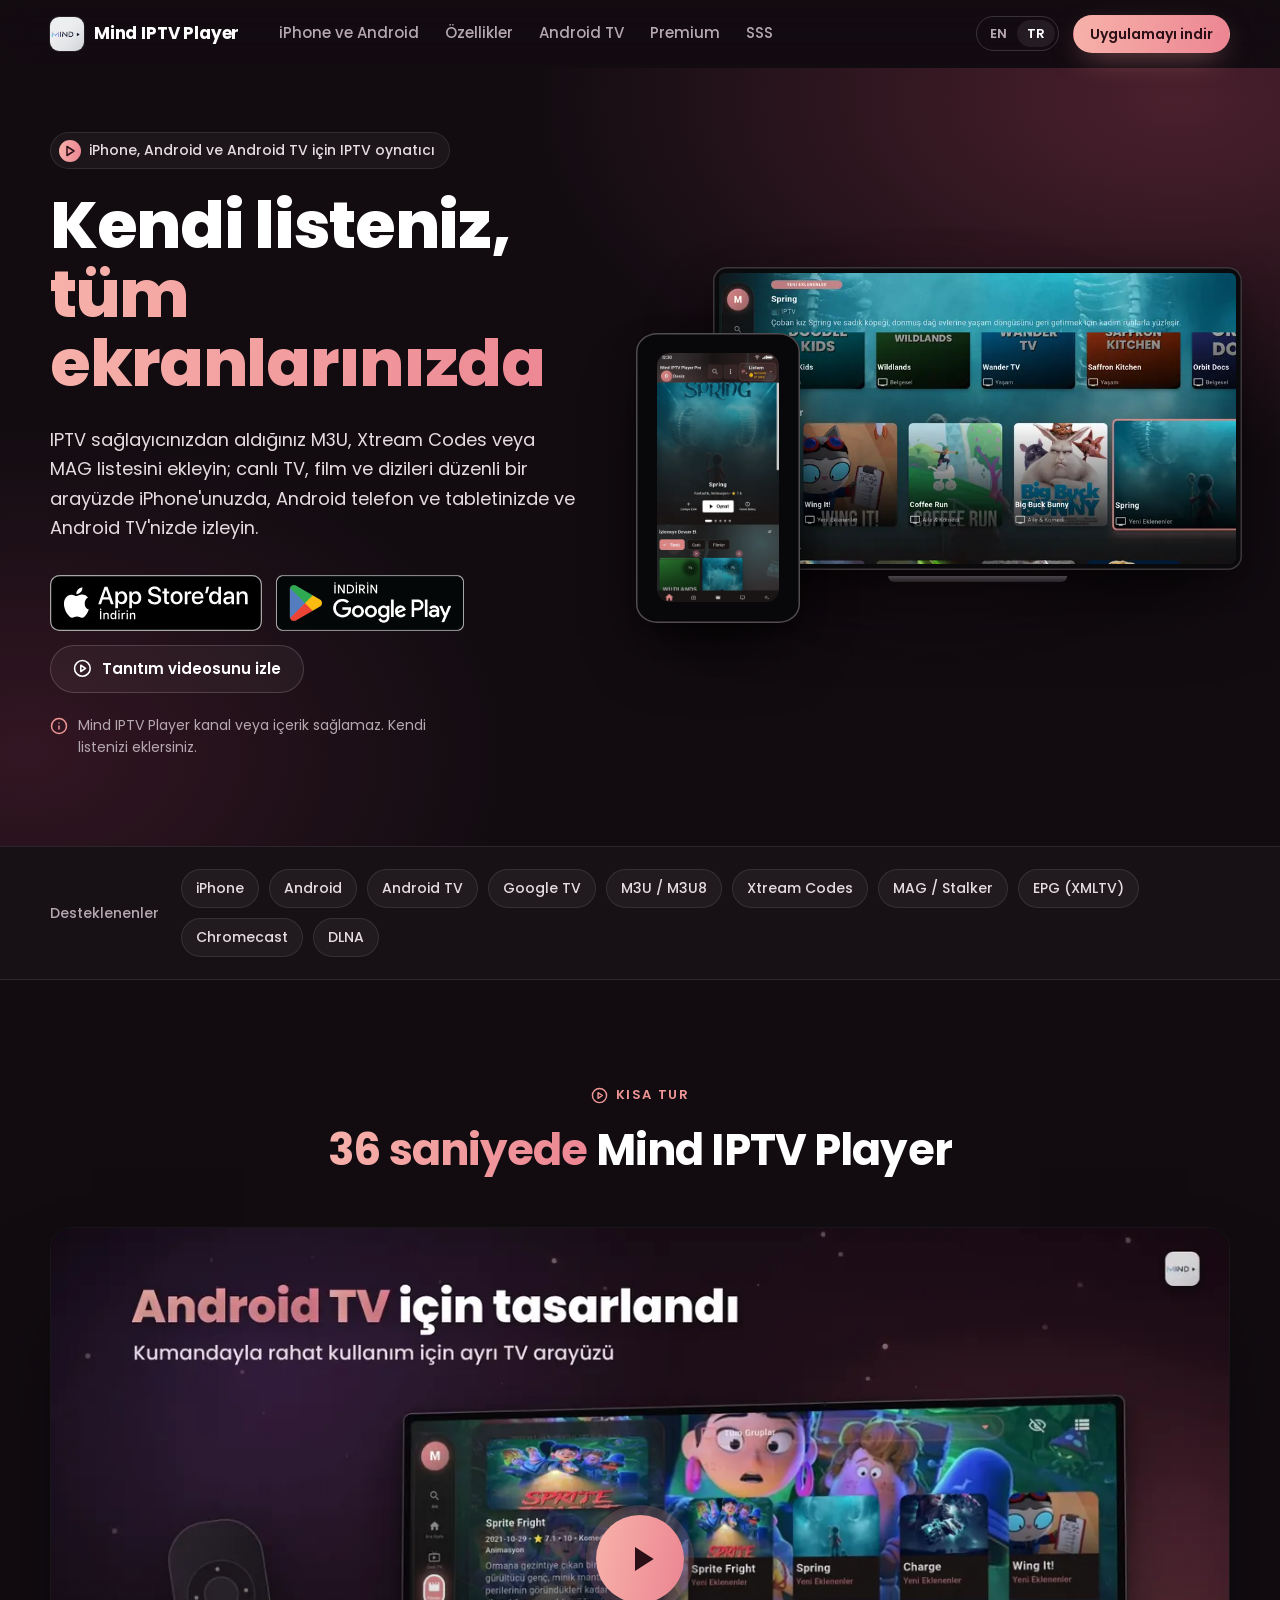
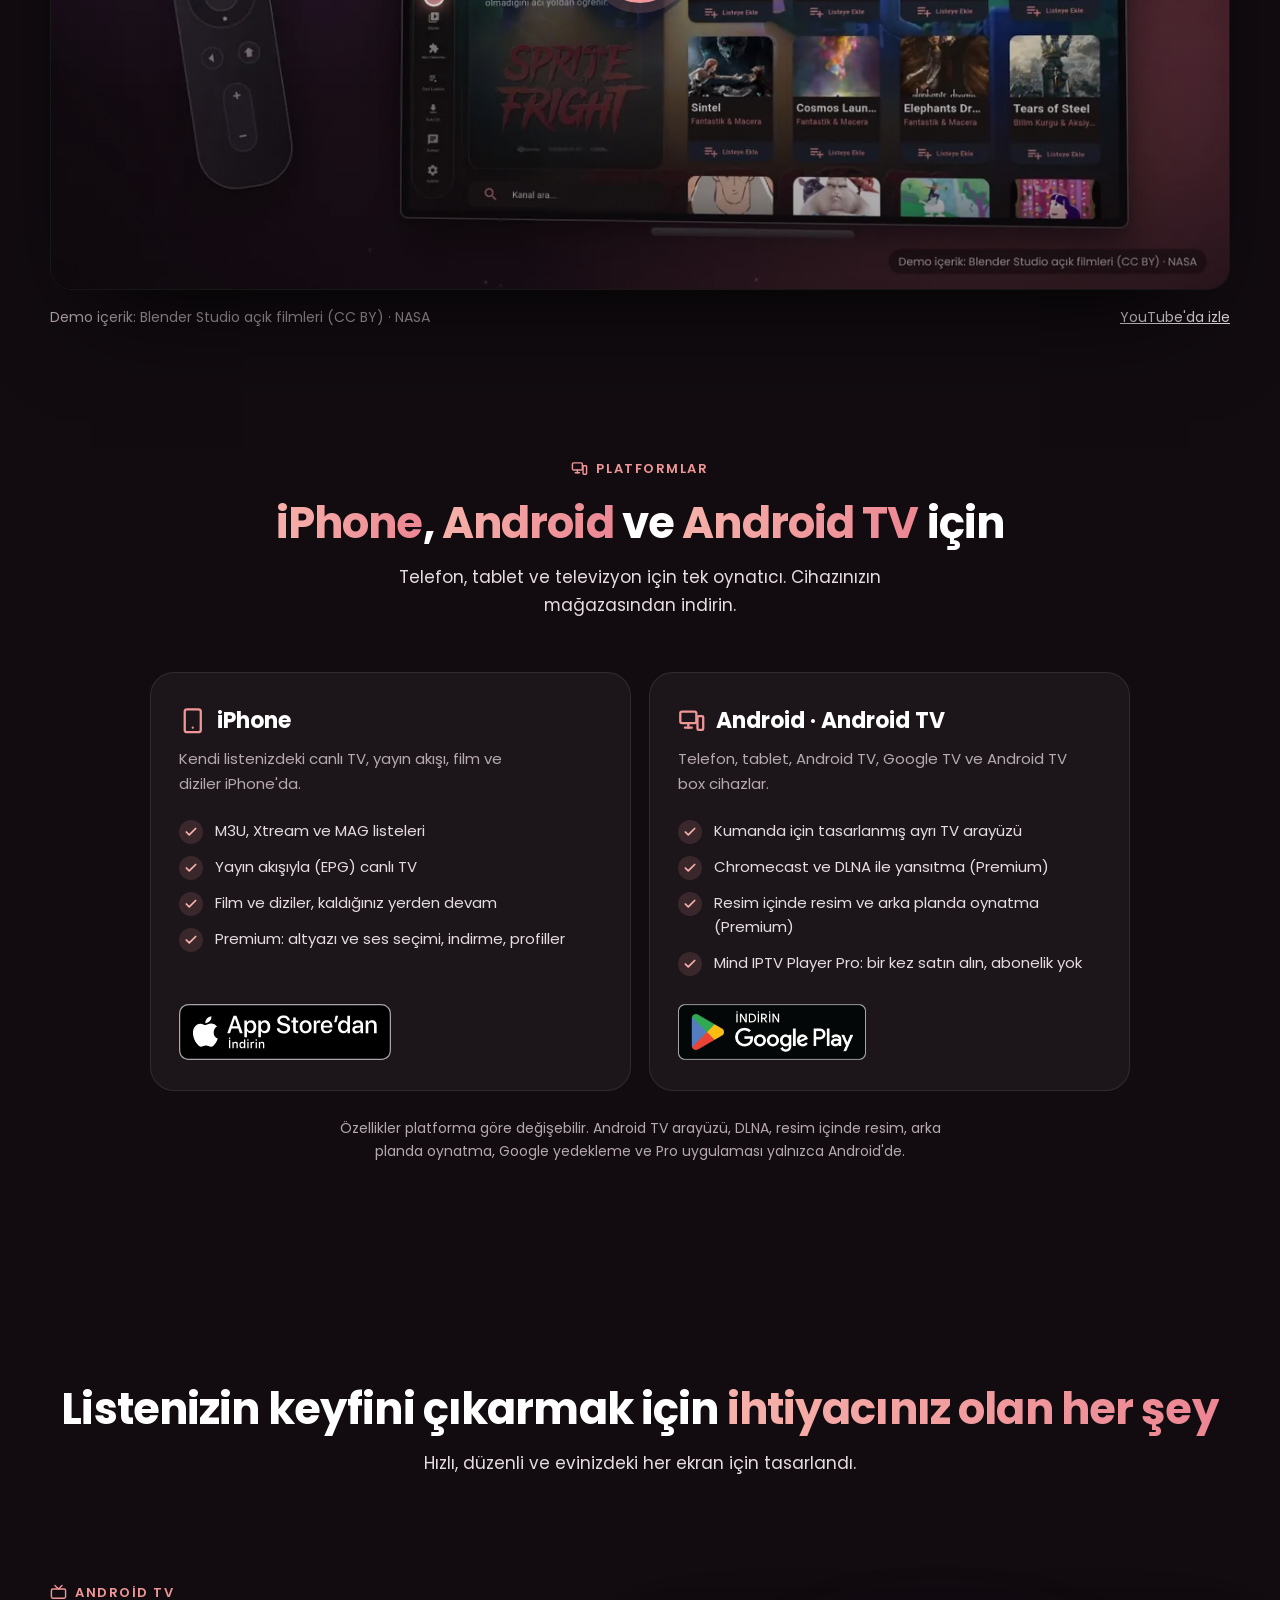
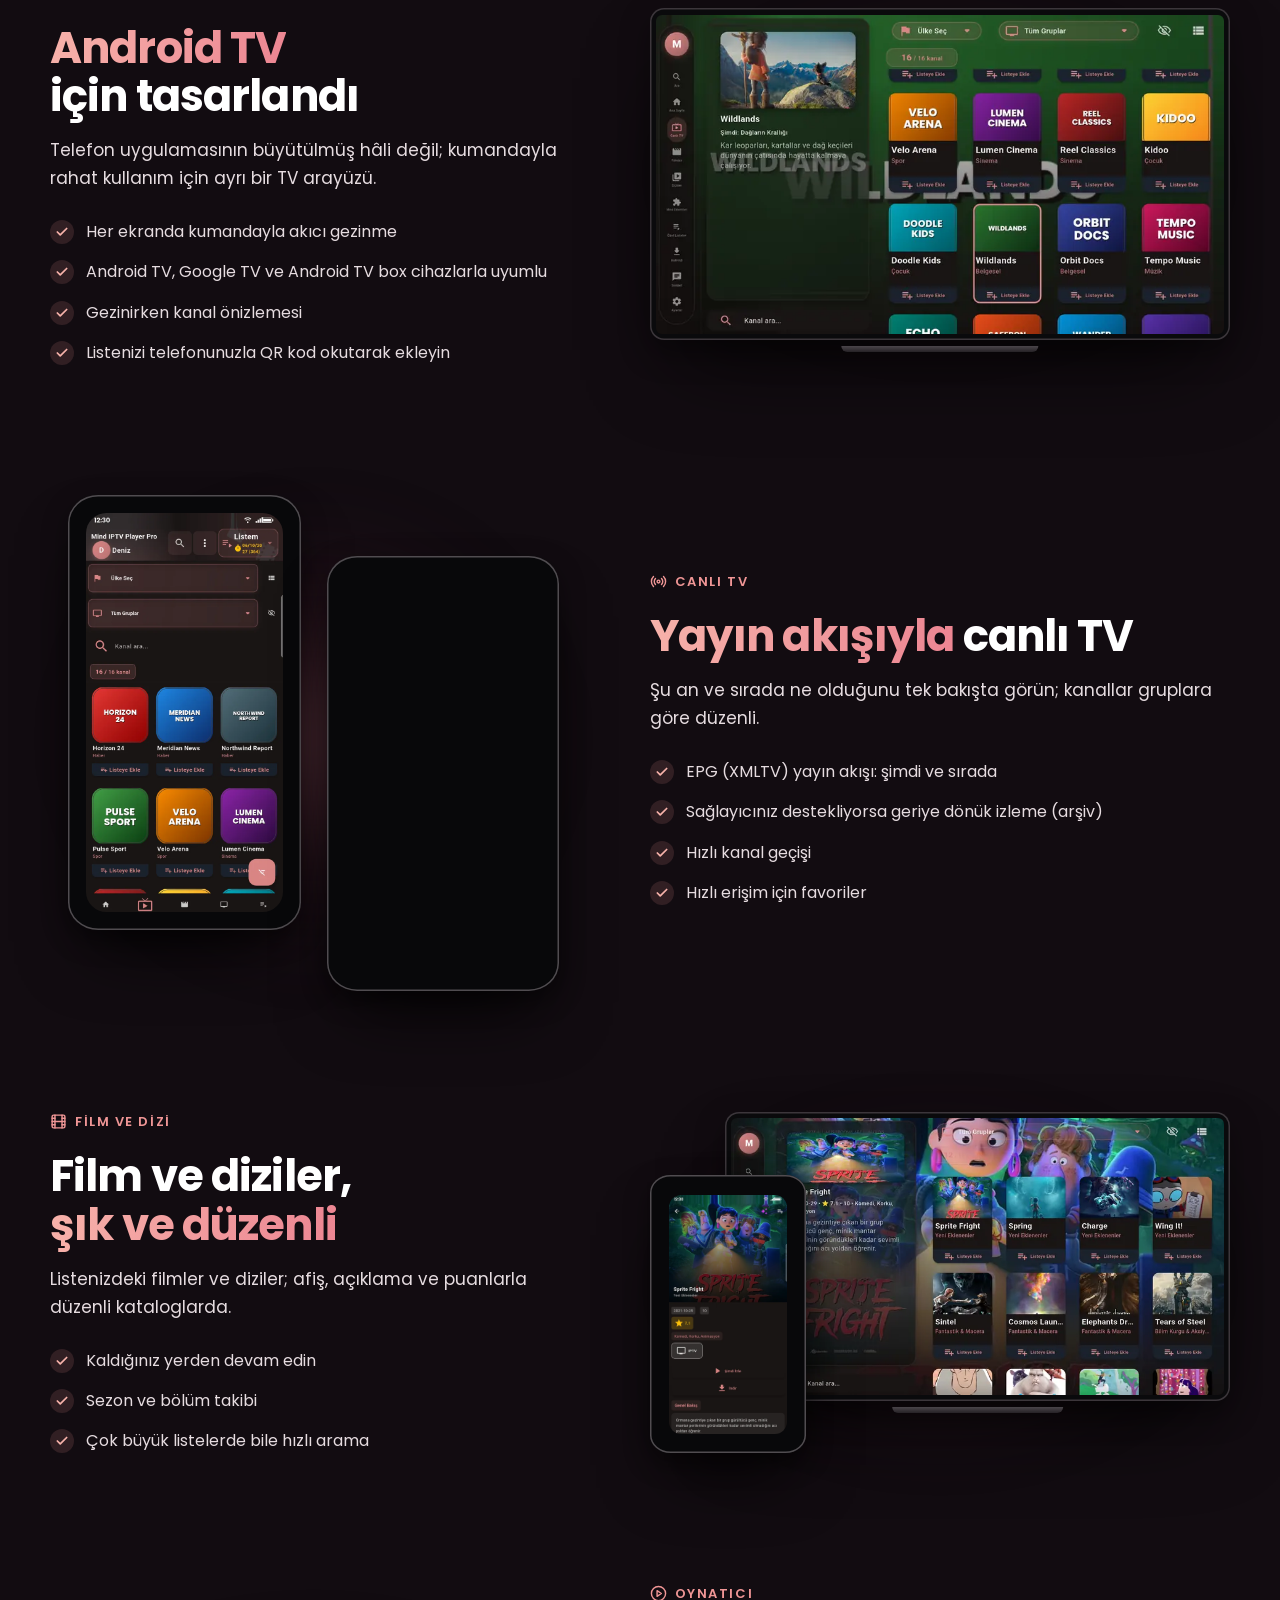
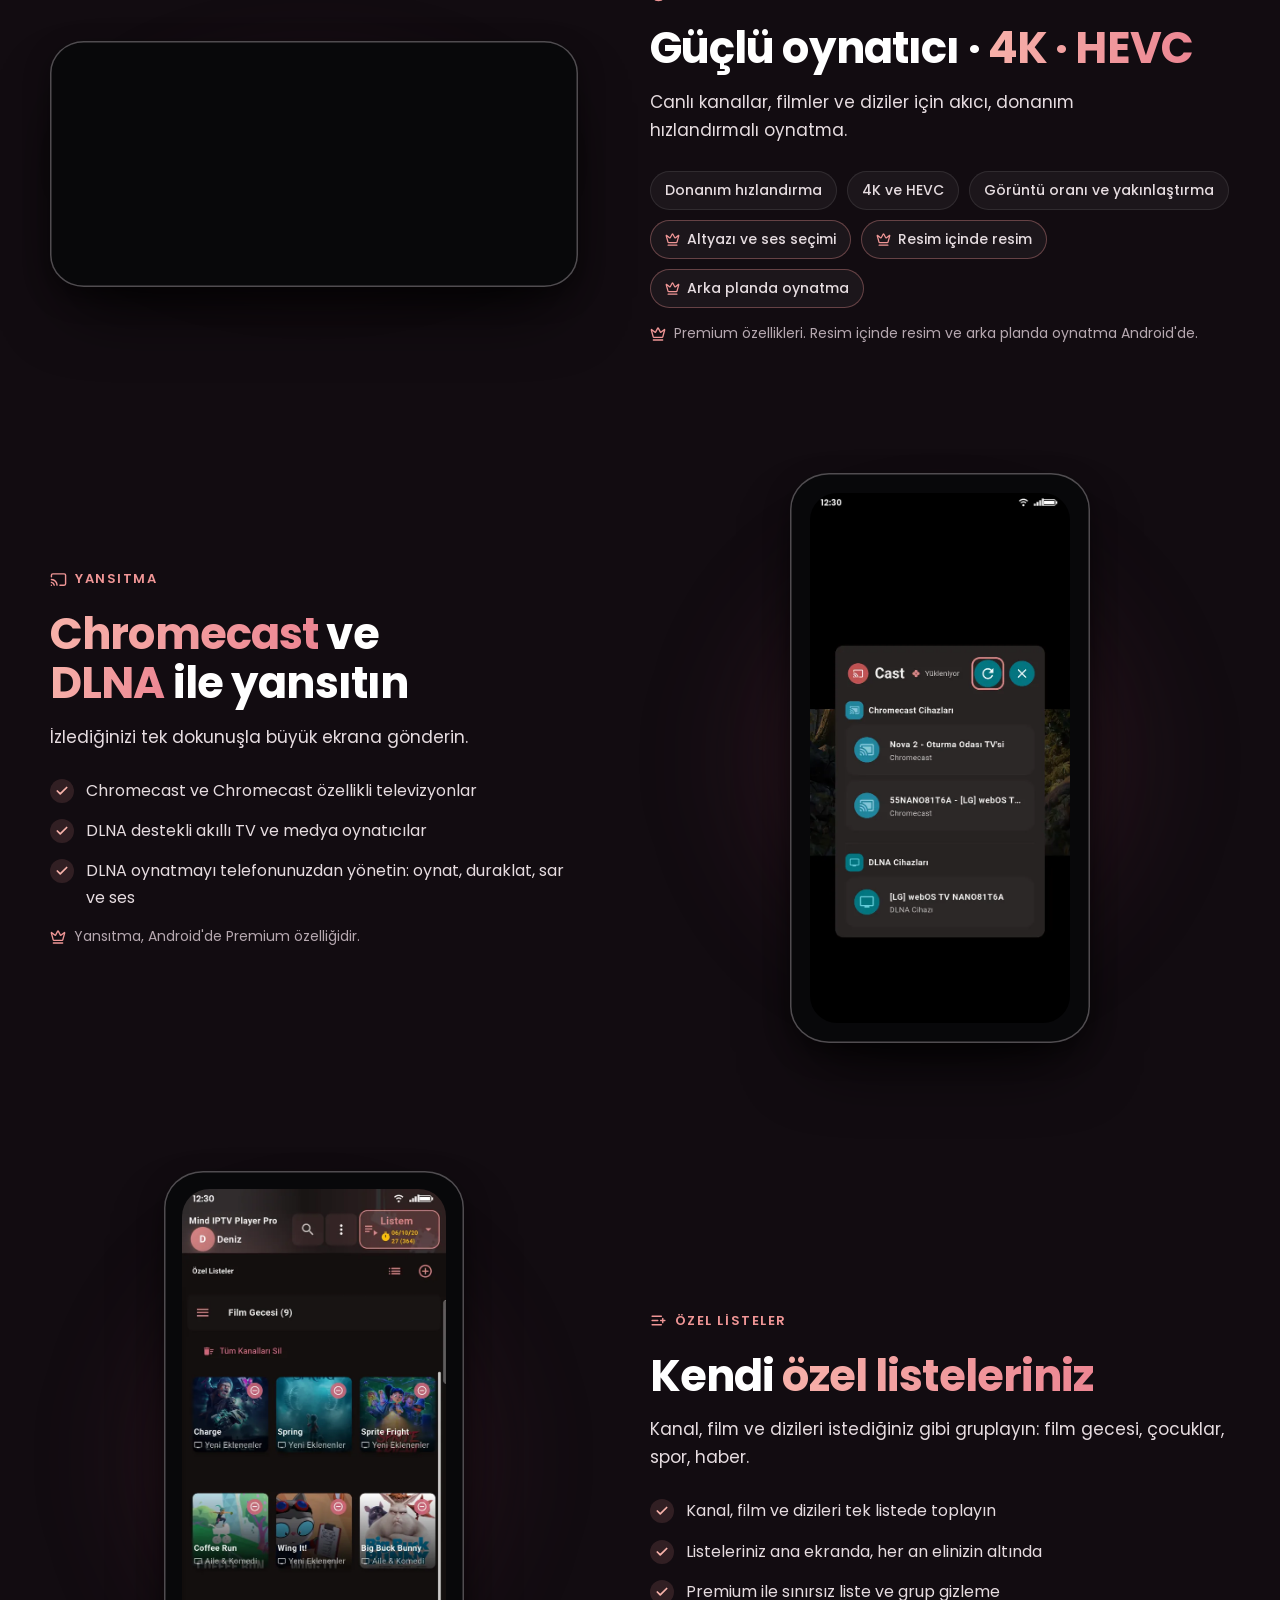
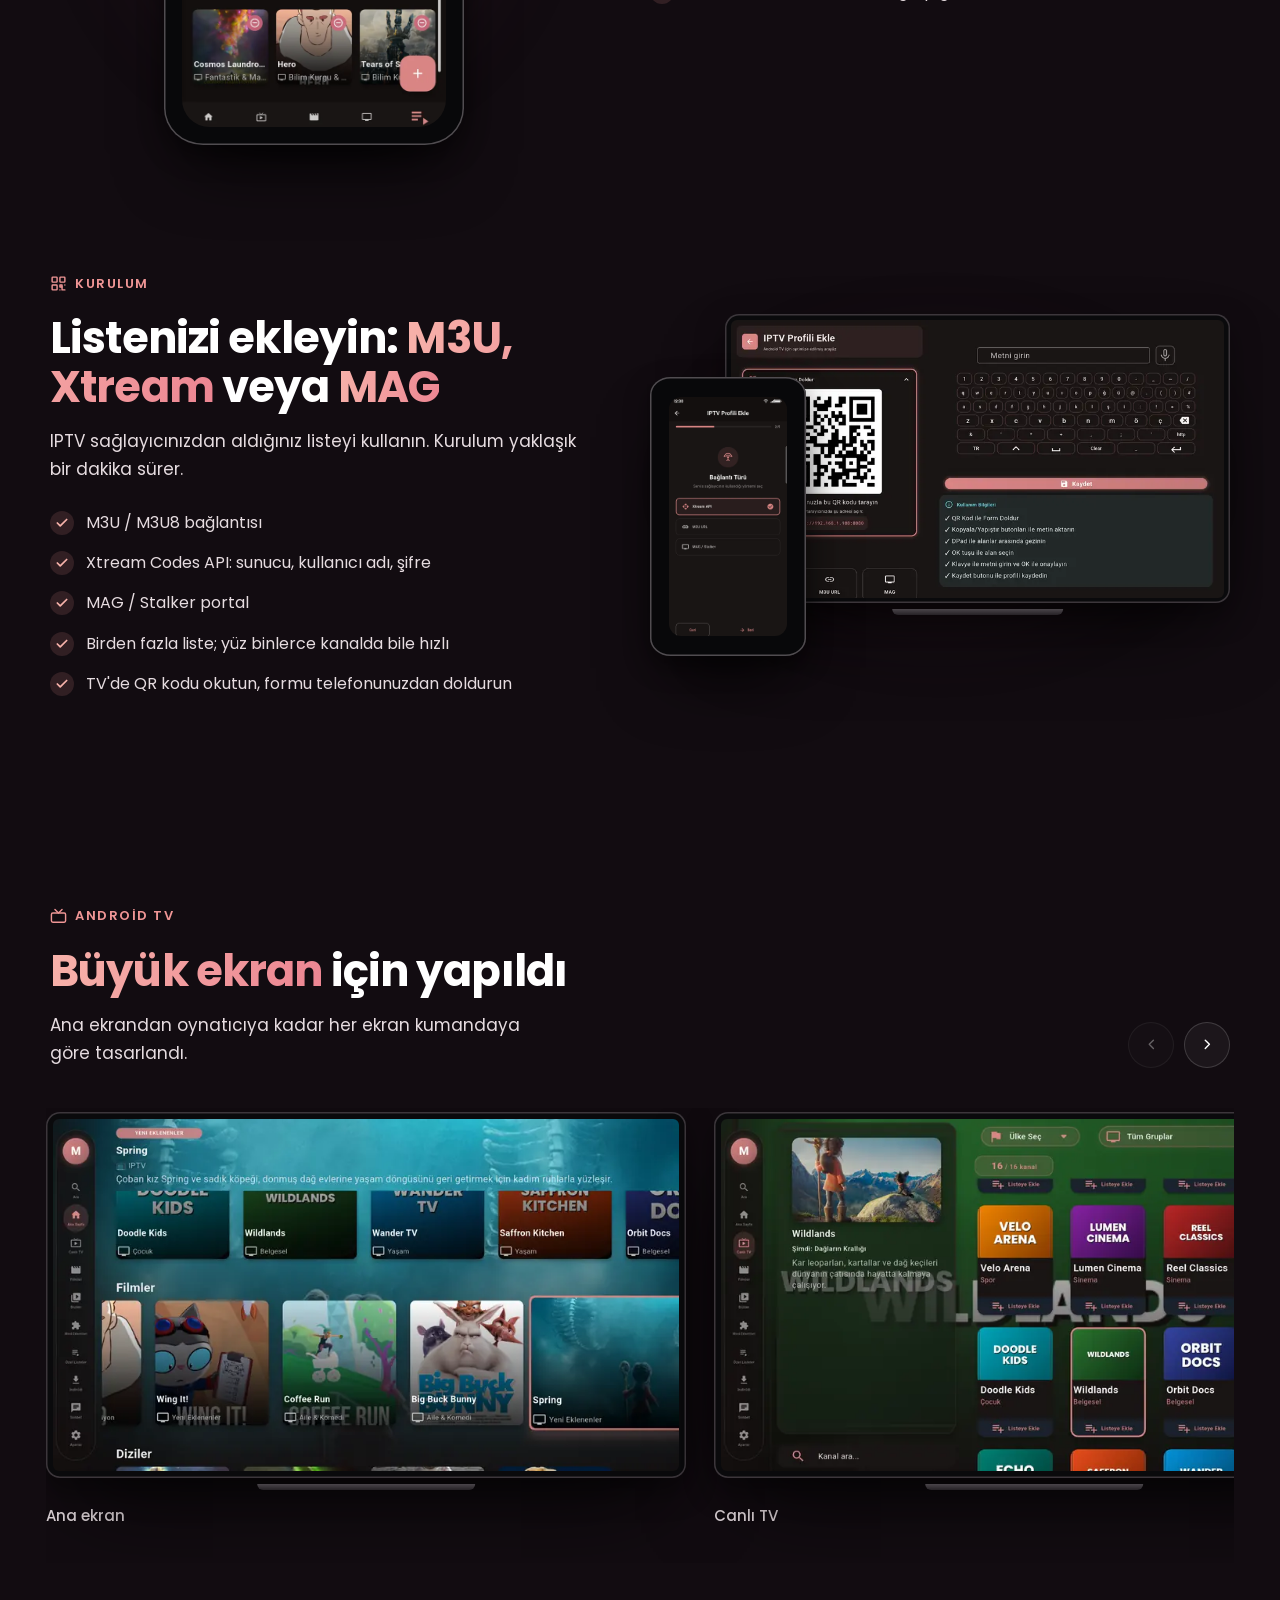
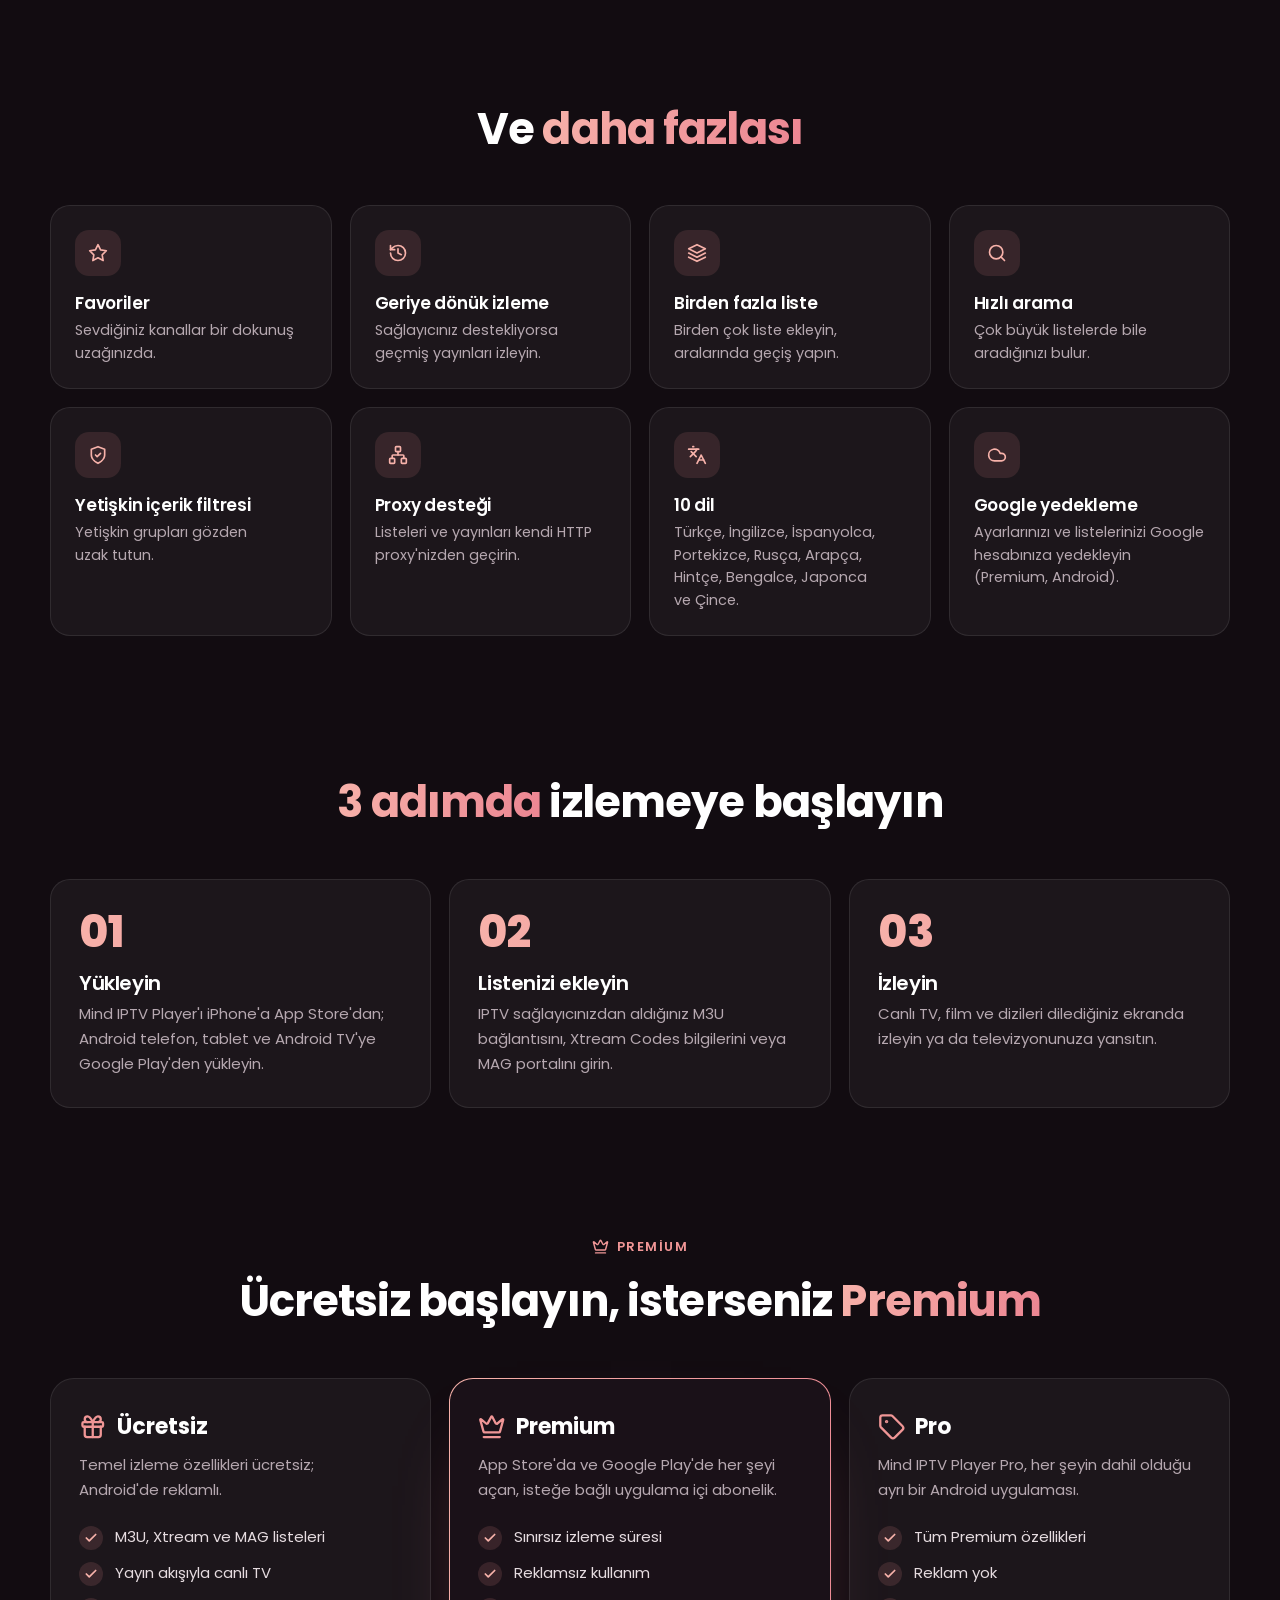
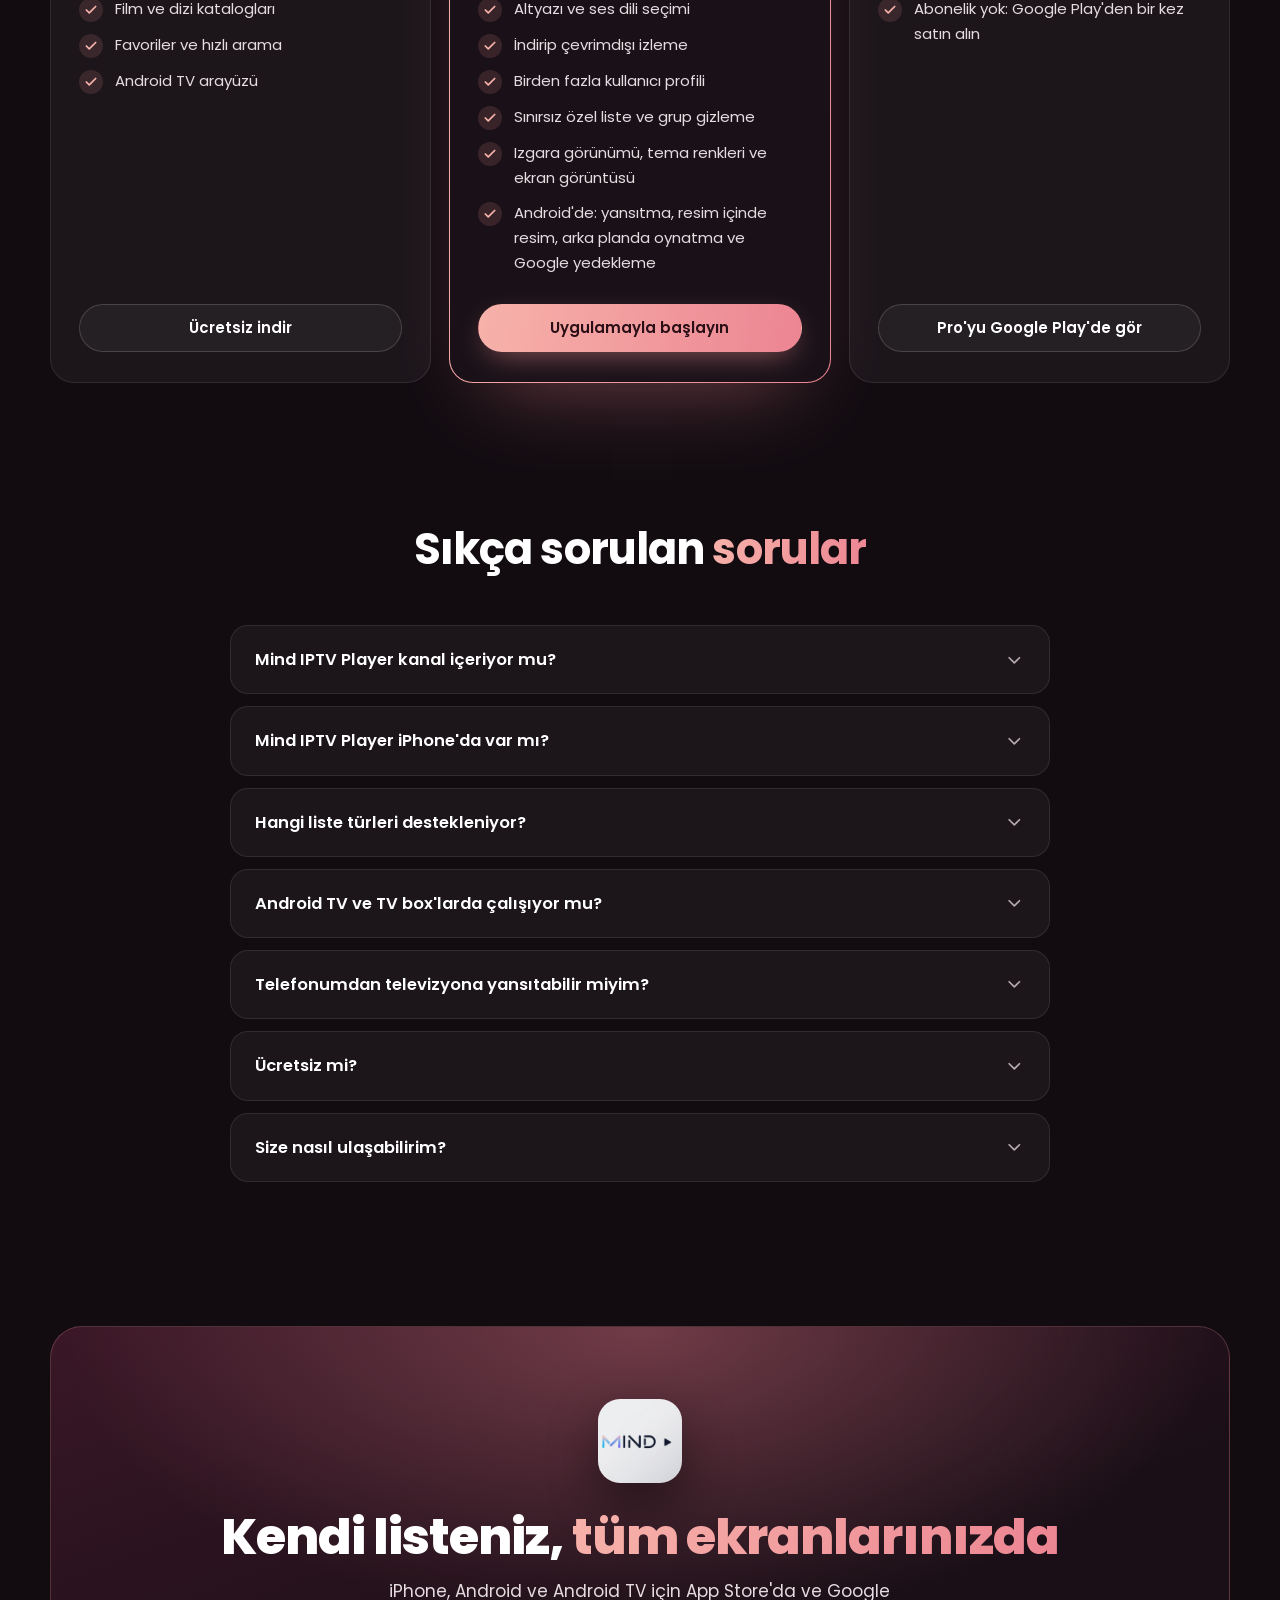
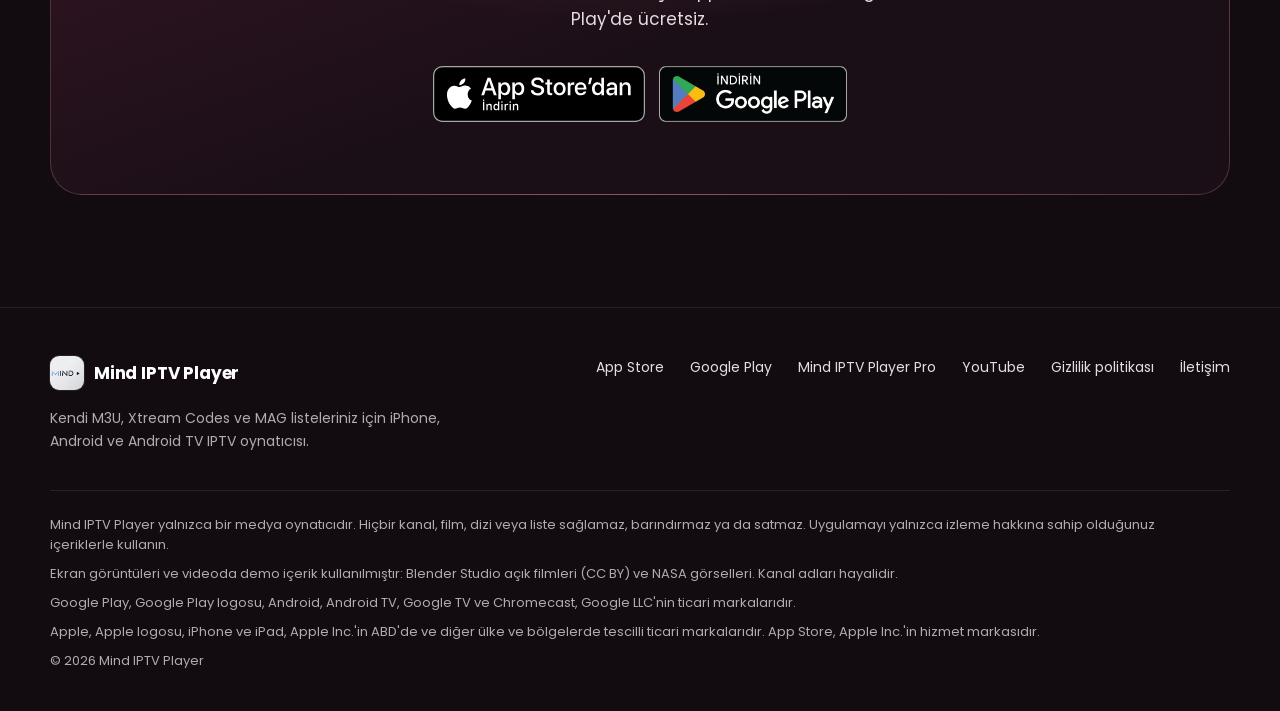
<file: tr/index.html>
<!doctype html>
<html lang="tr">
<head>
<meta charset="utf-8">
<meta name="viewport" content="width=device-width, initial-scale=1, viewport-fit=cover">
<title>Mind IPTV Player – iPhone, Android ve Android TV için M3U, Xtream ve MAG IPTV oynatıcı</title>
<meta name="description" content="Kendi M3U, Xtream Codes ve MAG listelerinizi iPhone&#x27;da, Android telefon ve tablette, Android TV&#x27;de izleyin. EPG yayın akışı, film ve dizi katalogları, özel listeler ve güçlü 4K oynatıcı. İçerik sağlamaz, kendi listenizi eklersiniz.">
<link rel="canonical" href="https://dumkof22.github.io/mind-iptv-player/tr/">
<link rel="alternate" hreflang="en" href="https://dumkof22.github.io/mind-iptv-player/"><link rel="alternate" hreflang="tr" href="https://dumkof22.github.io/mind-iptv-player/tr/"><link rel="alternate" hreflang="x-default" href="https://dumkof22.github.io/mind-iptv-player/">
<meta name="theme-color" content="#120c11">
<meta name="apple-itunes-app" content="app-id=6829206013">
<meta property="og:type" content="website">
<meta property="og:site_name" content="Mind IPTV Player">
<meta property="og:title" content="Mind IPTV Player – iPhone, Android ve Android TV için M3U, Xtream ve MAG IPTV oynatıcı">
<meta property="og:description" content="Kendi M3U, Xtream Codes ve MAG listelerinizi iPhone&#x27;da, Android telefon ve tablette, Android TV&#x27;de izleyin. EPG yayın akışı, film ve dizi katalogları, özel listeler ve güçlü 4K oynatıcı. İçerik sağlamaz, kendi listenizi eklersiniz.">
<meta property="og:url" content="https://dumkof22.github.io/mind-iptv-player/tr/">
<meta property="og:image" content="https://dumkof22.github.io/mind-iptv-player/assets/img/tr/og-stores.jpg">
<meta property="og:image:width" content="1200">
<meta property="og:image:height" content="630">
<meta property="og:locale" content="tr_TR">
<meta name="twitter:card" content="summary_large_image">
<link rel="icon" type="image/png" sizes="32x32" href="../assets/favicon-32.png">
<link rel="apple-touch-icon" href="../assets/apple-touch-icon.png">
<link rel="manifest" href="../site.webmanifest">
<link rel="preload" href="../assets/fonts/poppins-extrabold.woff2" as="font" type="font/woff2" crossorigin>
<link rel="preload" href="../assets/fonts/poppins-regular.woff2" as="font" type="font/woff2" crossorigin>
<link rel="stylesheet" href="../assets/style.css?v=2f077955">
<script>document.documentElement.classList.add('js');setTimeout(function(){if(!window.mindReady)document.documentElement.classList.remove('js')},2500);</script>
<script src="../assets/main.js?v=2f077955" defer></script>
<script type="application/ld+json">{"@context": "https://schema.org", "@type": "SoftwareApplication", "name": "Mind IPTV Player", "operatingSystem": "Android, Android TV, iOS", "applicationCategory": "MultimediaApplication", "description": "Kendi M3U, Xtream Codes ve MAG listelerinizi iPhone'da, Android telefon ve tablette, Android TV'de izleyin. EPG yayın akışı, film ve dizi katalogları, özel listeler ve güçlü 4K oynatıcı. İçerik sağlamaz, kendi listenizi eklersiniz.", "url": "https://dumkof22.github.io/mind-iptv-player/tr/", "image": "https://dumkof22.github.io/mind-iptv-player/assets/img/tr/og-stores.jpg", "inLanguage": "tr", "downloadUrl": ["https://play.google.com/store/apps/details?id=com.hkn.mindiptv&hl=tr", "https://apps.apple.com/app/id6829206013"], "offers": {"@type": "Offer", "price": "0", "priceCurrency": "USD"}}</script>
</head>
<body>
<a class="skip" href="#main">İçeriğe geç</a>
<header class="header">
  <div class="wrap">
    <a class="brand" href="./"><img src="../assets/logo.webp" width="34" height="34" alt=""><span>Mind IPTV Player</span></a>
    <nav class="nav" aria-label="Main"><a href="#platforms">iPhone ve Android</a><a href="#features">Özellikler</a><a href="#tv">Android TV</a><a href="#premium">Premium</a><a href="#faq">SSS</a></nav>
    <div class="header-end">
      <div class="lang" role="group" aria-label="Language">
        <a href="../" hreflang="en" lang="en" data-lang="en">EN</a>
        <a href="./" hreflang="tr" lang="tr" data-lang="tr" aria-current="true">TR</a>
      </div>
      <a class="btn primary small" href="https://play.google.com/store/apps/details?id=com.hkn.mindiptv&amp;hl=tr&amp;referrer=utm_source%3Dwebsite%26utm_medium%3Dlanding%26utm_campaign%3Dtr" data-play="https://play.google.com/store/apps/details?id=com.hkn.mindiptv&amp;hl=tr" rel="noopener" data-ios="https://apps.apple.com/app/id6829206013" data-other="#download">Uygulamayı indir</a>
    </div>
  </div>
</header>
<main id="main">
<section class="hero">
  <div class="wrap">
    <div>
      <span class="kicker"><span class="dot"><svg class="icon" viewBox="0 0 24 24" aria-hidden="true"><polygon points="6 3 20 12 6 21 6 3"/></svg></span>iPhone, Android ve Android TV için IPTV oynatıcı</span>
      <h1>Kendi listeniz,<br><span class="accent">tüm ekranlarınızda</span></h1>
      <p class="lead">IPTV sağlayıcınızdan aldığınız M3U, Xtream Codes veya MAG listesini ekleyin; canlı TV, film ve dizileri düzenli bir arayüzde iPhone&#x27;unuzda, Android telefon ve tabletinizde ve Android TV&#x27;nizde izleyin.</p>
      <div class="cta-row">
        <div class="store-badges"><a class="store-badge" href="https://apps.apple.com/app/id6829206013" rel="noopener"><img src="../assets/app-store-tr.svg" width="454" height="120" alt="App Store&#x27;dan İndirin"></a><a class="store-badge" href="https://play.google.com/store/apps/details?id=com.hkn.mindiptv&amp;hl=tr&amp;referrer=utm_source%3Dwebsite%26utm_medium%3Dlanding%26utm_campaign%3Dtr" data-play="https://play.google.com/store/apps/details?id=com.hkn.mindiptv&amp;hl=tr" rel="noopener"><img src="../assets/google-play-tr.png" width="646" height="192" alt="Google Play&#x27;den alın"></a></div>
        <a class="btn" href="#video"><svg class="icon" viewBox="0 0 24 24" aria-hidden="true"><circle cx="12" cy="12" r="10"/><polygon points="10 8 16 12 10 16 10 8"/></svg>Tanıtım videosunu izle</a>
      </div>
      <p class="note"><svg class="icon" viewBox="0 0 24 24" aria-hidden="true"><circle cx="12" cy="12" r="10"/><path d="M12 16v-4"/><path d="M12 8h.01"/></svg><span>Mind IPTV Player kanal veya içerik sağlamaz. Kendi listenizi eklersiniz.</span></p>
    </div>
    <div class="combo glow">
      <div class="tv"><img src="../assets/img/tr/tv_home.webp" srcset="../assets/img/tr/tv_home_sm.webp 800w, ../assets/img/tr/tv_home.webp 1600w" sizes="(max-width: 900px) 84vw, 600px" width="1600" height="900" alt="Android TV&#x27;de Mind IPTV Player ana ekranı" decoding="async" fetchpriority="high"></div>
      <div class="phone"><img src="../assets/img/tr/ph_home.webp" width="600" height="1221" alt="Telefonda Mind IPTV Player ana ekranı" decoding="async" fetchpriority="high"></div>
    </div>
  </div>
</section>
<div class="strip">
  <div class="wrap">
    <span class="strip-label">Desteklenenler</span>
    <div class="chips"><span class="chip">iPhone</span><span class="chip">Android</span><span class="chip">Android TV</span><span class="chip">Google TV</span><span class="chip">M3U / M3U8</span><span class="chip">Xtream Codes</span><span class="chip">MAG / Stalker</span><span class="chip">EPG (XMLTV)</span><span class="chip">Chromecast</span><span class="chip">DLNA</span></div>
  </div>
</div>
<section class="section" id="video">
  <div class="wrap">
    <div class="section-head center reveal">
      <span class="eyebrow"><svg class="icon" viewBox="0 0 24 24" aria-hidden="true"><circle cx="12" cy="12" r="10"/><polygon points="10 8 16 12 10 16 10 8"/></svg>Kısa tur</span>
      <h2 class="h2"><span class="accent">36 saniyede</span> Mind IPTV Player</h2>
    </div>
    <div class="reveal">
      <div class="video" data-yt="oAEPDoCeEh8">
        <img src="../assets/img/tr/poster.webp" width="1280" height="720" alt="" loading="lazy" decoding="async">
        <button class="video-play" type="button" aria-label="Mind IPTV Player tanıtım videosunu oynat"><span><svg class="icon" viewBox="0 0 24 24" aria-hidden="true"><polygon points="6 3 20 12 6 21 6 3"/></svg></span></button>
      </div>
      <div class="video-meta">
        <span>Demo içerik: Blender Studio açık filmleri (CC BY) · NASA</span>
        <a href="https://www.youtube.com/watch?v=oAEPDoCeEh8" rel="noopener" target="_blank">YouTube&#x27;da izle</a>
      </div>
    </div>
  </div>
</section>
<section class="section" id="platforms" style="padding-top:24px">
  <div class="wrap">
    <div class="section-head center reveal">
      <span class="eyebrow"><svg class="icon" viewBox="0 0 24 24" aria-hidden="true"><rect x="2" y="4" width="14" height="10" rx="1.5"/><path d="M6 18h6"/><path d="M9 14v4"/><rect x="17" y="8" width="5" height="12" rx="1"/></svg>Platformlar</span>
      <h2 class="h2"><span class="accent">iPhone</span>, <span class="accent">Android</span> ve <span class="accent">Android TV</span> için</h2>
      <p class="sub">Telefon, tablet ve televizyon için tek oynatıcı. Cihazınızın mağazasından indirin.</p>
    </div>
    <div class="platforms reveal"><div class="platform">
  <div class="plan-name"><svg class="icon" viewBox="0 0 24 24" aria-hidden="true"><rect x="5" y="2" width="14" height="20" rx="2"/><path d="M12 18h.01"/></svg>iPhone</div>
  <p class="plan-desc">Kendi listenizdeki canlı TV, yayın akışı, film ve diziler iPhone&#x27;da.</p>
  <ul class="checks"><li><span class="tick"><svg class="icon" viewBox="0 0 24 24" aria-hidden="true"><path d="M20 6 9 17l-5-5"/></svg></span><span>M3U, Xtream ve MAG listeleri</span></li><li><span class="tick"><svg class="icon" viewBox="0 0 24 24" aria-hidden="true"><path d="M20 6 9 17l-5-5"/></svg></span><span>Yayın akışıyla (EPG) canlı TV</span></li><li><span class="tick"><svg class="icon" viewBox="0 0 24 24" aria-hidden="true"><path d="M20 6 9 17l-5-5"/></svg></span><span>Film ve diziler, kaldığınız yerden devam</span></li><li><span class="tick"><svg class="icon" viewBox="0 0 24 24" aria-hidden="true"><path d="M20 6 9 17l-5-5"/></svg></span><span>Premium: altyazı ve ses seçimi, indirme, profiller</span></li></ul>
  <div class="store-badges"><a class="store-badge" href="https://apps.apple.com/app/id6829206013" rel="noopener"><img src="../assets/app-store-tr.svg" width="454" height="120" alt="App Store&#x27;dan İndirin"></a></div>
</div><div class="platform">
  <div class="plan-name"><svg class="icon" viewBox="0 0 24 24" aria-hidden="true"><rect x="2" y="4" width="14" height="10" rx="1.5"/><path d="M6 18h6"/><path d="M9 14v4"/><rect x="17" y="8" width="5" height="12" rx="1"/></svg>Android · Android TV</div>
  <p class="plan-desc">Telefon, tablet, Android TV, Google TV ve Android TV box cihazlar.</p>
  <ul class="checks"><li><span class="tick"><svg class="icon" viewBox="0 0 24 24" aria-hidden="true"><path d="M20 6 9 17l-5-5"/></svg></span><span>Kumanda için tasarlanmış ayrı TV arayüzü</span></li><li><span class="tick"><svg class="icon" viewBox="0 0 24 24" aria-hidden="true"><path d="M20 6 9 17l-5-5"/></svg></span><span>Chromecast ve DLNA ile yansıtma (Premium)</span></li><li><span class="tick"><svg class="icon" viewBox="0 0 24 24" aria-hidden="true"><path d="M20 6 9 17l-5-5"/></svg></span><span>Resim içinde resim ve arka planda oynatma (Premium)</span></li><li><span class="tick"><svg class="icon" viewBox="0 0 24 24" aria-hidden="true"><path d="M20 6 9 17l-5-5"/></svg></span><span>Mind IPTV Player Pro: bir kez satın alın, abonelik yok</span></li></ul>
  <div class="store-badges"><a class="store-badge" href="https://play.google.com/store/apps/details?id=com.hkn.mindiptv&amp;hl=tr&amp;referrer=utm_source%3Dwebsite%26utm_medium%3Dlanding%26utm_campaign%3Dtr" data-play="https://play.google.com/store/apps/details?id=com.hkn.mindiptv&amp;hl=tr" rel="noopener"><img src="../assets/google-play-tr.png" width="646" height="192" alt="Google Play&#x27;den alın"></a></div>
</div></div>
    <p class="platforms-fine reveal">Özellikler platforma göre değişebilir. Android TV arayüzü, DLNA, resim içinde resim, arka planda oynatma, Google yedekleme ve Pro uygulaması yalnızca Android&#x27;de.</p>
  </div>
</section>
<section class="section" id="features" style="padding-bottom:0">
  <div class="wrap">
    <div class="section-head center reveal" style="margin-bottom:0">
      <h2 class="h2">Listenizin keyfini çıkarmak için <span class="accent">ihtiyacınız olan her şey</span></h2>
      <p class="sub">Hızlı, düzenli ve evinizdeki her ekran için tasarlandı.</p>
    </div>
  </div>
</section>
<section class="section feature" id="tv">
  <div class="wrap">
    <div class="reveal">
      <span class="eyebrow"><svg class="icon" viewBox="0 0 24 24" aria-hidden="true"><rect x="2" y="7" width="20" height="13" rx="2"/><path d="m17 2-5 5-5-5"/></svg>Android TV</span>
      <h2 class="h2"><span class="accent">Android TV</span> için tasarlandı</h2>
      <p class="sub">Telefon uygulamasının büyütülmüş hâli değil; kumandayla rahat kullanım için ayrı bir TV arayüzü.</p>
      <ul class="checks"><li><span class="tick"><svg class="icon" viewBox="0 0 24 24" aria-hidden="true"><path d="M20 6 9 17l-5-5"/></svg></span><span>Her ekranda kumandayla akıcı gezinme</span></li><li><span class="tick"><svg class="icon" viewBox="0 0 24 24" aria-hidden="true"><path d="M20 6 9 17l-5-5"/></svg></span><span>Android TV, Google TV ve Android TV box cihazlarla uyumlu</span></li><li><span class="tick"><svg class="icon" viewBox="0 0 24 24" aria-hidden="true"><path d="M20 6 9 17l-5-5"/></svg></span><span>Gezinirken kanal önizlemesi</span></li><li><span class="tick"><svg class="icon" viewBox="0 0 24 24" aria-hidden="true"><path d="M20 6 9 17l-5-5"/></svg></span><span>Listenizi telefonunuzla QR kod okutarak ekleyin</span></li></ul>
    </div>
    <div class="media reveal"><div class="glow"><div class="tv"><img src="../assets/img/tr/tv_live.webp" srcset="../assets/img/tr/tv_live_sm.webp 800w, ../assets/img/tr/tv_live.webp 1600w" sizes="(max-width: 900px) 92vw, 640px" width="1600" height="900" alt="Android TV&#x27;de önizlemeli canlı TV kanal ızgarası" decoding="async" loading="lazy"></div></div></div>
  </div>
</section>
<section class="section feature rev" id="live">
  <div class="wrap">
    <div class="reveal">
      <span class="eyebrow"><svg class="icon" viewBox="0 0 24 24" aria-hidden="true"><circle cx="12" cy="12" r="2"/><path d="M16.24 7.76a6 6 0 0 1 0 8.49"/><path d="M7.76 16.24a6 6 0 0 1 0-8.49"/><path d="M19.07 4.93a10 10 0 0 1 0 14.14"/><path d="M4.93 19.07a10 10 0 0 1 0-14.14"/></svg>Canlı TV</span>
      <h2 class="h2"><span class="accent">Yayın akışıyla</span> canlı TV</h2>
      <p class="sub">Şu an ve sırada ne olduğunu tek bakışta görün; kanallar gruplara göre düzenli.</p>
      <ul class="checks"><li><span class="tick"><svg class="icon" viewBox="0 0 24 24" aria-hidden="true"><path d="M20 6 9 17l-5-5"/></svg></span><span>EPG (XMLTV) yayın akışı: şimdi ve sırada</span></li><li><span class="tick"><svg class="icon" viewBox="0 0 24 24" aria-hidden="true"><path d="M20 6 9 17l-5-5"/></svg></span><span>Sağlayıcınız destekliyorsa geriye dönük izleme (arşiv)</span></li><li><span class="tick"><svg class="icon" viewBox="0 0 24 24" aria-hidden="true"><path d="M20 6 9 17l-5-5"/></svg></span><span>Hızlı kanal geçişi</span></li><li><span class="tick"><svg class="icon" viewBox="0 0 24 24" aria-hidden="true"><path d="M20 6 9 17l-5-5"/></svg></span><span>Hızlı erişim için favoriler</span></li></ul>
    </div>
    <div class="media reveal"><div class="duo glow"><div class="phone"><img src="../assets/img/tr/ph_live.webp" width="600" height="1221" alt="Telefonda canlı TV kanal listesi" decoding="async" loading="lazy"></div><div class="phone"><img src="../assets/img/tr/ph_epg.webp" width="600" height="1221" alt="Telefonda yayın akışı (EPG)" decoding="async" loading="lazy"></div></div></div>
  </div>
</section>
<section class="section feature" id="catalog">
  <div class="wrap">
    <div class="reveal">
      <span class="eyebrow"><svg class="icon" viewBox="0 0 24 24" aria-hidden="true"><rect x="3" y="3" width="18" height="18" rx="2"/><path d="M7 3v18"/><path d="M17 3v18"/><path d="M3 7.5h4"/><path d="M3 12h18"/><path d="M3 16.5h4"/><path d="M17 7.5h4"/><path d="M17 16.5h4"/></svg>Film ve dizi</span>
      <h2 class="h2">Film ve diziler, <span class="accent">şık ve düzenli</span></h2>
      <p class="sub">Listenizdeki filmler ve diziler; afiş, açıklama ve puanlarla düzenli kataloglarda.</p>
      <ul class="checks"><li><span class="tick"><svg class="icon" viewBox="0 0 24 24" aria-hidden="true"><path d="M20 6 9 17l-5-5"/></svg></span><span>Kaldığınız yerden devam edin</span></li><li><span class="tick"><svg class="icon" viewBox="0 0 24 24" aria-hidden="true"><path d="M20 6 9 17l-5-5"/></svg></span><span>Sezon ve bölüm takibi</span></li><li><span class="tick"><svg class="icon" viewBox="0 0 24 24" aria-hidden="true"><path d="M20 6 9 17l-5-5"/></svg></span><span>Çok büyük listelerde bile hızlı arama</span></li></ul>
    </div>
    <div class="media reveal"><div class="combo glow"><div class="tv"><img src="../assets/img/tr/tv_movies.webp" srcset="../assets/img/tr/tv_movies_sm.webp 800w, ../assets/img/tr/tv_movies.webp 1600w" sizes="(max-width: 900px) 92vw, 640px" width="1600" height="900" alt="Android TV&#x27;de film kataloğu" decoding="async" loading="lazy"></div><div class="phone"><img src="../assets/img/tr/ph_movie.webp" width="600" height="1221" alt="Telefonda film ayrıntıları" decoding="async" loading="lazy"></div></div></div>
  </div>
</section>
<section class="section feature rev" id="player">
  <div class="wrap">
    <div class="reveal">
      <span class="eyebrow"><svg class="icon" viewBox="0 0 24 24" aria-hidden="true"><circle cx="12" cy="12" r="10"/><polygon points="10 8 16 12 10 16 10 8"/></svg>Oynatıcı</span>
      <h2 class="h2">Güçlü oynatıcı · <span class="accent">4K · HEVC</span></h2>
      <p class="sub">Canlı kanallar, filmler ve diziler için akıcı, donanım hızlandırmalı oynatma.</p>
      <div class="chips"><span class="chip">Donanım hızlandırma</span><span class="chip">4K ve HEVC</span><span class="chip">Görüntü oranı ve yakınlaştırma</span><span class="chip pro"><svg class="icon" viewBox="0 0 24 24" aria-hidden="true"><path d="M11.56 3.27a.5.5 0 0 1 .88 0l2.95 5.6a1 1 0 0 0 1.52.29l4.28-3.67a.5.5 0 0 1 .82.52l-2.83 10.23a1 1 0 0 1-.96.74H5.78a1 1 0 0 1-.96-.74L1.99 6.01a.5.5 0 0 1 .82-.52l4.28 3.67a1 1 0 0 0 1.52-.29z"/><path d="M5 21h14"/></svg>Altyazı ve ses seçimi</span><span class="chip pro"><svg class="icon" viewBox="0 0 24 24" aria-hidden="true"><path d="M11.56 3.27a.5.5 0 0 1 .88 0l2.95 5.6a1 1 0 0 0 1.52.29l4.28-3.67a.5.5 0 0 1 .82.52l-2.83 10.23a1 1 0 0 1-.96.74H5.78a1 1 0 0 1-.96-.74L1.99 6.01a.5.5 0 0 1 .82-.52l4.28 3.67a1 1 0 0 0 1.52-.29z"/><path d="M5 21h14"/></svg>Resim içinde resim</span><span class="chip pro"><svg class="icon" viewBox="0 0 24 24" aria-hidden="true"><path d="M11.56 3.27a.5.5 0 0 1 .88 0l2.95 5.6a1 1 0 0 0 1.52.29l4.28-3.67a.5.5 0 0 1 .82.52l-2.83 10.23a1 1 0 0 1-.96.74H5.78a1 1 0 0 1-.96-.74L1.99 6.01a.5.5 0 0 1 .82-.52l4.28 3.67a1 1 0 0 0 1.52-.29z"/><path d="M5 21h14"/></svg>Arka planda oynatma</span></div><p class="fine"><svg class="icon" viewBox="0 0 24 24" aria-hidden="true"><path d="M11.56 3.27a.5.5 0 0 1 .88 0l2.95 5.6a1 1 0 0 0 1.52.29l4.28-3.67a.5.5 0 0 1 .82.52l-2.83 10.23a1 1 0 0 1-.96.74H5.78a1 1 0 0 1-.96-.74L1.99 6.01a.5.5 0 0 1 .82-.52l4.28 3.67a1 1 0 0 0 1.52-.29z"/><path d="M5 21h14"/></svg>Premium özellikleri. Resim içinde resim ve arka planda oynatma Android&#x27;de.</p>
    </div>
    <div class="media reveal"><div class="glow"><div class="phone land"><img src="../assets/img/tr/ph_player.webp" width="1200" height="540" alt="Telefonda yatay video oynatıcı" decoding="async" loading="lazy"></div></div></div>
  </div>
</section>
<section class="section feature" id="cast">
  <div class="wrap">
    <div class="reveal">
      <span class="eyebrow"><svg class="icon" viewBox="0 0 24 24" aria-hidden="true"><path d="M2 8V6a2 2 0 0 1 2-2h16a2 2 0 0 1 2 2v12a2 2 0 0 1-2 2h-6"/><path d="M2 12a9 9 0 0 1 8 8"/><path d="M2 16a5 5 0 0 1 4 4"/><path d="M2 20h.01"/></svg>Yansıtma</span>
      <h2 class="h2"><span class="accent">Chromecast</span> ve <span class="accent">DLNA</span> ile yansıtın</h2>
      <p class="sub">İzlediğinizi tek dokunuşla büyük ekrana gönderin.</p>
      <ul class="checks"><li><span class="tick"><svg class="icon" viewBox="0 0 24 24" aria-hidden="true"><path d="M20 6 9 17l-5-5"/></svg></span><span>Chromecast ve Chromecast özellikli televizyonlar</span></li><li><span class="tick"><svg class="icon" viewBox="0 0 24 24" aria-hidden="true"><path d="M20 6 9 17l-5-5"/></svg></span><span>DLNA destekli akıllı TV ve medya oynatıcılar</span></li><li><span class="tick"><svg class="icon" viewBox="0 0 24 24" aria-hidden="true"><path d="M20 6 9 17l-5-5"/></svg></span><span>DLNA oynatmayı telefonunuzdan yönetin: oynat, duraklat, sar ve ses</span></li></ul><p class="fine"><svg class="icon" viewBox="0 0 24 24" aria-hidden="true"><path d="M11.56 3.27a.5.5 0 0 1 .88 0l2.95 5.6a1 1 0 0 0 1.52.29l4.28-3.67a.5.5 0 0 1 .82.52l-2.83 10.23a1 1 0 0 1-.96.74H5.78a1 1 0 0 1-.96-.74L1.99 6.01a.5.5 0 0 1 .82-.52l4.28 3.67a1 1 0 0 0 1.52-.29z"/><path d="M5 21h14"/></svg>Yansıtma, Android&#x27;de Premium özelliğidir.</p>
    </div>
    <div class="media reveal"><div class="solo glow"><div class="phone"><img src="../assets/img/tr/ph_cast.webp" width="600" height="1221" alt="Chromecast ve DLNA cihazlarını gösteren yansıtma penceresi" decoding="async" loading="lazy"></div></div></div>
  </div>
</section>
<section class="section feature rev" id="lists">
  <div class="wrap">
    <div class="reveal">
      <span class="eyebrow"><svg class="icon" viewBox="0 0 24 24" aria-hidden="true"><path d="M11 12H3"/><path d="M16 6H3"/><path d="M16 18H3"/><path d="M18 9v6"/><path d="M21 12h-6"/></svg>Özel listeler</span>
      <h2 class="h2">Kendi <span class="accent">özel listeleriniz</span></h2>
      <p class="sub">Kanal, film ve dizileri istediğiniz gibi gruplayın: film gecesi, çocuklar, spor, haber.</p>
      <ul class="checks"><li><span class="tick"><svg class="icon" viewBox="0 0 24 24" aria-hidden="true"><path d="M20 6 9 17l-5-5"/></svg></span><span>Kanal, film ve dizileri tek listede toplayın</span></li><li><span class="tick"><svg class="icon" viewBox="0 0 24 24" aria-hidden="true"><path d="M20 6 9 17l-5-5"/></svg></span><span>Listeleriniz ana ekranda, her an elinizin altında</span></li><li><span class="tick"><svg class="icon" viewBox="0 0 24 24" aria-hidden="true"><path d="M20 6 9 17l-5-5"/></svg></span><span>Premium ile sınırsız liste ve grup gizleme</span></li></ul>
    </div>
    <div class="media reveal"><div class="solo glow"><div class="phone"><img src="../assets/img/tr/ph_lists.webp" width="600" height="1221" alt="Telefonda &quot;Film Gecesi&quot; özel listesi" decoding="async" loading="lazy"></div></div></div>
  </div>
</section>
<section class="section feature" id="add">
  <div class="wrap">
    <div class="reveal">
      <span class="eyebrow"><svg class="icon" viewBox="0 0 24 24" aria-hidden="true"><rect x="3" y="3" width="7" height="7" rx="1"/><rect x="14" y="3" width="7" height="7" rx="1"/><rect x="3" y="14" width="7" height="7" rx="1"/><path d="M14 14h3v3h-3z"/><path d="M21 14v.01"/><path d="M21 21h-4v-4"/><path d="M14 21v.01"/></svg>Kurulum</span>
      <h2 class="h2">Listenizi ekleyin: <span class="accent">M3U, Xtream</span> veya <span class="accent">MAG</span></h2>
      <p class="sub">IPTV sağlayıcınızdan aldığınız listeyi kullanın. Kurulum yaklaşık bir dakika sürer.</p>
      <ul class="checks"><li><span class="tick"><svg class="icon" viewBox="0 0 24 24" aria-hidden="true"><path d="M20 6 9 17l-5-5"/></svg></span><span>M3U / M3U8 bağlantısı</span></li><li><span class="tick"><svg class="icon" viewBox="0 0 24 24" aria-hidden="true"><path d="M20 6 9 17l-5-5"/></svg></span><span>Xtream Codes API: sunucu, kullanıcı adı, şifre</span></li><li><span class="tick"><svg class="icon" viewBox="0 0 24 24" aria-hidden="true"><path d="M20 6 9 17l-5-5"/></svg></span><span>MAG / Stalker portal</span></li><li><span class="tick"><svg class="icon" viewBox="0 0 24 24" aria-hidden="true"><path d="M20 6 9 17l-5-5"/></svg></span><span>Birden fazla liste; yüz binlerce kanalda bile hızlı</span></li><li><span class="tick"><svg class="icon" viewBox="0 0 24 24" aria-hidden="true"><path d="M20 6 9 17l-5-5"/></svg></span><span>TV'de QR kodu okutun, formu telefonunuzdan doldurun</span></li></ul>
    </div>
    <div class="media reveal"><div class="combo glow"><div class="tv"><img src="../assets/img/tr/tv_add.webp" srcset="../assets/img/tr/tv_add_sm.webp 800w, ../assets/img/tr/tv_add.webp 1600w" sizes="(max-width: 900px) 92vw, 640px" width="1600" height="900" alt="Android TV&#x27;de QR kodlu liste ekleme formu" decoding="async" loading="lazy"></div><div class="phone"><img src="../assets/img/tr/ph_add.webp" width="600" height="1221" alt="Telefonda liste türü seçimi" decoding="async" loading="lazy"></div></div></div>
  </div>
</section>
<section class="section" id="screens" data-gallery>
  <div class="wrap">
    <div class="gallery-head reveal">
      <div>
        <span class="eyebrow"><svg class="icon" viewBox="0 0 24 24" aria-hidden="true"><rect x="2" y="7" width="20" height="13" rx="2"/><path d="m17 2-5 5-5-5"/></svg>Android TV</span>
        <h2 class="h2"><span class="accent">Büyük ekran</span> için yapıldı</h2>
        <p class="sub">Ana ekrandan oynatıcıya kadar her ekran kumandaya göre tasarlandı.</p>
      </div>
      <div class="gallery-nav">
        <button class="round" type="button" data-dir="-1" aria-label="Önceki"><svg class="icon" viewBox="0 0 24 24" aria-hidden="true"><path d="m15 18-6-6 6-6"/></svg></button>
        <button class="round" type="button" data-dir="1" aria-label="Sonraki"><svg class="icon" viewBox="0 0 24 24" aria-hidden="true"><path d="m9 18 6-6-6-6"/></svg></button>
      </div>
    </div>
    <div class="gallery reveal" tabindex="0" aria-label="Büyük ekran için yapıldı"><figure><div class="tv"><img src="../assets/img/tr/tv_home.webp" srcset="../assets/img/tr/tv_home_sm.webp 800w, ../assets/img/tr/tv_home.webp 1600w" sizes="(max-width: 640px) 86vw, 640px" width="1600" height="900" alt="Ana ekran" decoding="async" loading="lazy"></div><figcaption>Ana ekran</figcaption></figure><figure><div class="tv"><img src="../assets/img/tr/tv_live.webp" srcset="../assets/img/tr/tv_live_sm.webp 800w, ../assets/img/tr/tv_live.webp 1600w" sizes="(max-width: 640px) 86vw, 640px" width="1600" height="900" alt="Canlı TV" decoding="async" loading="lazy"></div><figcaption>Canlı TV</figcaption></figure><figure><div class="tv"><img src="../assets/img/tr/tv_player.webp" srcset="../assets/img/tr/tv_player_sm.webp 800w, ../assets/img/tr/tv_player.webp 1600w" sizes="(max-width: 640px) 86vw, 640px" width="1600" height="900" alt="Oynatıcı" decoding="async" loading="lazy"></div><figcaption>Oynatıcı</figcaption></figure><figure><div class="tv"><img src="../assets/img/tr/tv_epg.webp" srcset="../assets/img/tr/tv_epg_sm.webp 800w, ../assets/img/tr/tv_epg.webp 1600w" sizes="(max-width: 640px) 86vw, 640px" width="1600" height="900" alt="Yayın akışı" decoding="async" loading="lazy"></div><figcaption>Yayın akışı</figcaption></figure><figure><div class="tv"><img src="../assets/img/tr/tv_lists.webp" srcset="../assets/img/tr/tv_lists_sm.webp 800w, ../assets/img/tr/tv_lists.webp 1600w" sizes="(max-width: 640px) 86vw, 640px" width="1600" height="900" alt="Özel listeler" decoding="async" loading="lazy"></div><figcaption>Özel listeler</figcaption></figure><figure><div class="tv"><img src="../assets/img/tr/tv_movies.webp" srcset="../assets/img/tr/tv_movies_sm.webp 800w, ../assets/img/tr/tv_movies.webp 1600w" sizes="(max-width: 640px) 86vw, 640px" width="1600" height="900" alt="Filmler" decoding="async" loading="lazy"></div><figcaption>Filmler</figcaption></figure><figure><div class="tv"><img src="../assets/img/tr/tv_series.webp" srcset="../assets/img/tr/tv_series_sm.webp 800w, ../assets/img/tr/tv_series.webp 1600w" sizes="(max-width: 640px) 86vw, 640px" width="1600" height="900" alt="Diziler" decoding="async" loading="lazy"></div><figcaption>Diziler</figcaption></figure><figure><div class="tv"><img src="../assets/img/tr/tv_add.webp" srcset="../assets/img/tr/tv_add_sm.webp 800w, ../assets/img/tr/tv_add.webp 1600w" sizes="(max-width: 640px) 86vw, 640px" width="1600" height="900" alt="QR kodla liste ekleme" decoding="async" loading="lazy"></div><figcaption>QR kodla liste ekleme</figcaption></figure></div>
  </div>
</section>
<section class="section" style="padding-top:24px">
  <div class="wrap">
    <div class="section-head center reveal"><h2 class="h2">Ve <span class="accent">daha fazlası</span></h2></div>
    <div class="tiles reveal"><div class="tile"><div class="ico"><svg class="icon" viewBox="0 0 24 24" aria-hidden="true"><path d="M12 2l3.09 6.26L22 9.27l-5 4.87 1.18 6.88L12 17.77l-6.18 3.25L7 14.14 2 9.27l6.91-1.01L12 2z"/></svg></div><h3>Favoriler</h3><p>Sevdiğiniz kanallar bir dokunuş uzağınızda.</p></div><div class="tile"><div class="ico"><svg class="icon" viewBox="0 0 24 24" aria-hidden="true"><path d="M3 12a9 9 0 1 0 9-9 9.75 9.75 0 0 0-6.74 2.74L3 8"/><path d="M3 3v5h5"/><path d="M12 7v5l4 2"/></svg></div><h3>Geriye dönük izleme</h3><p>Sağlayıcınız destekliyorsa geçmiş yayınları izleyin.</p></div><div class="tile"><div class="ico"><svg class="icon" viewBox="0 0 24 24" aria-hidden="true"><path d="m12 2 10 5-10 5L2 7l10-5z"/><path d="m2 17 10 5 10-5"/><path d="m2 12 10 5 10-5"/></svg></div><h3>Birden fazla liste</h3><p>Birden çok liste ekleyin, aralarında geçiş yapın.</p></div><div class="tile"><div class="ico"><svg class="icon" viewBox="0 0 24 24" aria-hidden="true"><circle cx="11" cy="11" r="8"/><path d="m21 21-4.3-4.3"/></svg></div><h3>Hızlı arama</h3><p>Çok büyük listelerde bile aradığınızı bulur.</p></div><div class="tile"><div class="ico"><svg class="icon" viewBox="0 0 24 24" aria-hidden="true"><path d="M12 22s8-4 8-10V5l-8-3-8 3v7c0 6 8 10 8 10z"/><path d="m9 12 2 2 4-4"/></svg></div><h3>Yetişkin içerik filtresi</h3><p>Yetişkin grupları gözden uzak tutun.</p></div><div class="tile"><div class="ico"><svg class="icon" viewBox="0 0 24 24" aria-hidden="true"><rect x="16" y="16" width="6" height="6" rx="1"/><rect x="2" y="16" width="6" height="6" rx="1"/><rect x="9" y="2" width="6" height="6" rx="1"/><path d="M5 16v-3a1 1 0 0 1 1-1h12a1 1 0 0 1 1 1v3"/><path d="M12 12V8"/></svg></div><h3>Proxy desteği</h3><p>Listeleri ve yayınları kendi HTTP proxy&#x27;nizden geçirin.</p></div><div class="tile"><div class="ico"><svg class="icon" viewBox="0 0 24 24" aria-hidden="true"><path d="m5 8 6 6"/><path d="m4 14 6-6 2-3"/><path d="M2 5h12"/><path d="M7 2h1"/><path d="m22 22-5-10-5 10"/><path d="M14 18h6"/></svg></div><h3>10 dil</h3><p>Türkçe, İngilizce, İspanyolca, Portekizce, Rusça, Arapça, Hintçe, Bengalce, Japonca ve Çince.</p></div><div class="tile"><div class="ico"><svg class="icon" viewBox="0 0 24 24" aria-hidden="true"><path d="M17.5 19H9a7 7 0 1 1 6.71-9h1.79a4.5 4.5 0 1 1 0 9Z"/></svg></div><h3>Google yedekleme</h3><p>Ayarlarınızı ve listelerinizi Google hesabınıza yedekleyin (Premium, Android).</p></div></div>
  </div>
</section>
<section class="section" id="how" style="padding-top:24px">
  <div class="wrap">
    <div class="section-head center reveal"><h2 class="h2"><span class="accent">3 adımda</span> izlemeye başlayın</h2></div>
    <div class="steps reveal"><div class="step"><div class="num accent">01</div><h3>Yükleyin</h3><p>Mind IPTV Player&#x27;ı iPhone&#x27;a App Store&#x27;dan; Android telefon, tablet ve Android TV&#x27;ye Google Play&#x27;den yükleyin.</p></div><div class="step"><div class="num accent">02</div><h3>Listenizi ekleyin</h3><p>IPTV sağlayıcınızdan aldığınız M3U bağlantısını, Xtream Codes bilgilerini veya MAG portalını girin.</p></div><div class="step"><div class="num accent">03</div><h3>İzleyin</h3><p>Canlı TV, film ve dizileri dilediğiniz ekranda izleyin ya da televizyonunuza yansıtın.</p></div></div>
  </div>
</section>
<section class="section" id="premium" style="padding-top:24px">
  <div class="wrap">
    <div class="section-head center reveal">
      <span class="eyebrow"><svg class="icon" viewBox="0 0 24 24" aria-hidden="true"><path d="M11.56 3.27a.5.5 0 0 1 .88 0l2.95 5.6a1 1 0 0 0 1.52.29l4.28-3.67a.5.5 0 0 1 .82.52l-2.83 10.23a1 1 0 0 1-.96.74H5.78a1 1 0 0 1-.96-.74L1.99 6.01a.5.5 0 0 1 .82-.52l4.28 3.67a1 1 0 0 0 1.52-.29z"/><path d="M5 21h14"/></svg>Premium</span>
      <h2 class="h2">Ücretsiz başlayın, isterseniz <span class="accent">Premium</span></h2>
    </div>
    <div class="plans reveal"><div class="plan">
  <div class="plan-name"><svg class="icon" viewBox="0 0 24 24" aria-hidden="true"><rect x="3" y="8" width="18" height="4" rx="1"/><path d="M12 8v13"/><path d="M19 12v7a2 2 0 0 1-2 2H7a2 2 0 0 1-2-2v-7"/><path d="M7.5 8a2.5 2.5 0 0 1 0-5C9.5 3 12 8 12 8s2.5-5 4.5-5a2.5 2.5 0 0 1 0 5"/></svg>Ücretsiz</div>
  <p class="plan-desc">Temel izleme özellikleri ücretsiz; Android&#x27;de reklamlı.</p>
  <ul class="checks"><li><span class="tick"><svg class="icon" viewBox="0 0 24 24" aria-hidden="true"><path d="M20 6 9 17l-5-5"/></svg></span><span>M3U, Xtream ve MAG listeleri</span></li><li><span class="tick"><svg class="icon" viewBox="0 0 24 24" aria-hidden="true"><path d="M20 6 9 17l-5-5"/></svg></span><span>Yayın akışıyla canlı TV</span></li><li><span class="tick"><svg class="icon" viewBox="0 0 24 24" aria-hidden="true"><path d="M20 6 9 17l-5-5"/></svg></span><span>Film ve dizi katalogları</span></li><li><span class="tick"><svg class="icon" viewBox="0 0 24 24" aria-hidden="true"><path d="M20 6 9 17l-5-5"/></svg></span><span>Favoriler ve hızlı arama</span></li><li><span class="tick"><svg class="icon" viewBox="0 0 24 24" aria-hidden="true"><path d="M20 6 9 17l-5-5"/></svg></span><span>Android TV arayüzü</span></li></ul>
  <a class="btn" href="https://play.google.com/store/apps/details?id=com.hkn.mindiptv&amp;hl=tr&amp;referrer=utm_source%3Dwebsite%26utm_medium%3Dlanding%26utm_campaign%3Dtr" data-play="https://play.google.com/store/apps/details?id=com.hkn.mindiptv&amp;hl=tr" rel="noopener" data-ios="https://apps.apple.com/app/id6829206013" data-other="#download">Ücretsiz indir</a>
</div><div class="plan best">
  <div class="plan-name"><svg class="icon" viewBox="0 0 24 24" aria-hidden="true"><path d="M11.56 3.27a.5.5 0 0 1 .88 0l2.95 5.6a1 1 0 0 0 1.52.29l4.28-3.67a.5.5 0 0 1 .82.52l-2.83 10.23a1 1 0 0 1-.96.74H5.78a1 1 0 0 1-.96-.74L1.99 6.01a.5.5 0 0 1 .82-.52l4.28 3.67a1 1 0 0 0 1.52-.29z"/><path d="M5 21h14"/></svg>Premium</div>
  <p class="plan-desc">App Store&#x27;da ve Google Play&#x27;de her şeyi açan, isteğe bağlı uygulama içi abonelik.</p>
  <ul class="checks"><li><span class="tick"><svg class="icon" viewBox="0 0 24 24" aria-hidden="true"><path d="M20 6 9 17l-5-5"/></svg></span><span>Sınırsız izleme süresi</span></li><li><span class="tick"><svg class="icon" viewBox="0 0 24 24" aria-hidden="true"><path d="M20 6 9 17l-5-5"/></svg></span><span>Reklamsız kullanım</span></li><li><span class="tick"><svg class="icon" viewBox="0 0 24 24" aria-hidden="true"><path d="M20 6 9 17l-5-5"/></svg></span><span>Altyazı ve ses dili seçimi</span></li><li><span class="tick"><svg class="icon" viewBox="0 0 24 24" aria-hidden="true"><path d="M20 6 9 17l-5-5"/></svg></span><span>İndirip çevrimdışı izleme</span></li><li><span class="tick"><svg class="icon" viewBox="0 0 24 24" aria-hidden="true"><path d="M20 6 9 17l-5-5"/></svg></span><span>Birden fazla kullanıcı profili</span></li><li><span class="tick"><svg class="icon" viewBox="0 0 24 24" aria-hidden="true"><path d="M20 6 9 17l-5-5"/></svg></span><span>Sınırsız özel liste ve grup gizleme</span></li><li><span class="tick"><svg class="icon" viewBox="0 0 24 24" aria-hidden="true"><path d="M20 6 9 17l-5-5"/></svg></span><span>Izgara görünümü, tema renkleri ve ekran görüntüsü</span></li><li><span class="tick"><svg class="icon" viewBox="0 0 24 24" aria-hidden="true"><path d="M20 6 9 17l-5-5"/></svg></span><span>Android'de: yansıtma, resim içinde resim, arka planda oynatma ve Google yedekleme</span></li></ul>
  <a class="btn primary" href="https://play.google.com/store/apps/details?id=com.hkn.mindiptv&amp;hl=tr&amp;referrer=utm_source%3Dwebsite%26utm_medium%3Dlanding%26utm_campaign%3Dtr" data-play="https://play.google.com/store/apps/details?id=com.hkn.mindiptv&amp;hl=tr" rel="noopener" data-ios="https://apps.apple.com/app/id6829206013" data-other="#download">Uygulamayla başlayın</a>
</div><div class="plan">
  <div class="plan-name"><svg class="icon" viewBox="0 0 24 24" aria-hidden="true"><path d="M12.59 2.59A2 2 0 0 0 11.17 2H4a2 2 0 0 0-2 2v7.17a2 2 0 0 0 .59 1.42l8.7 8.7a2.43 2.43 0 0 0 3.42 0l6.58-6.58a2.43 2.43 0 0 0 0-3.42z"/><circle cx="7.5" cy="7.5" r=".5" fill="currentColor"/></svg>Pro</div>
  <p class="plan-desc">Mind IPTV Player Pro, her şeyin dahil olduğu ayrı bir Android uygulaması.</p>
  <ul class="checks"><li><span class="tick"><svg class="icon" viewBox="0 0 24 24" aria-hidden="true"><path d="M20 6 9 17l-5-5"/></svg></span><span>Tüm Premium özellikleri</span></li><li><span class="tick"><svg class="icon" viewBox="0 0 24 24" aria-hidden="true"><path d="M20 6 9 17l-5-5"/></svg></span><span>Reklam yok</span></li><li><span class="tick"><svg class="icon" viewBox="0 0 24 24" aria-hidden="true"><path d="M20 6 9 17l-5-5"/></svg></span><span>Abonelik yok: Google Play'den bir kez satın alın</span></li></ul>
  <a class="btn" href="https://play.google.com/store/apps/details?id=com.hkn.mindiptvpro&amp;hl=tr&amp;referrer=utm_source%3Dwebsite%26utm_medium%3Dlanding%26utm_campaign%3Dtr" data-play="https://play.google.com/store/apps/details?id=com.hkn.mindiptvpro&amp;hl=tr" rel="noopener">Pro&#x27;yu Google Play&#x27;de gör</a>
</div></div>
  </div>
</section>
<section class="section" id="faq" style="padding-top:24px">
  <div class="wrap">
    <div class="section-head center reveal"><h2 class="h2">Sıkça sorulan <span class="accent">sorular</span></h2></div>
    <div class="faq reveal"><details><summary>Mind IPTV Player kanal içeriyor mu?<svg class="icon" viewBox="0 0 24 24" aria-hidden="true"><path d="m6 9 6 6 6-6"/></svg></summary><p>Hayır. Mind IPTV Player yalnızca bir oynatıcıdır; kanal, film veya dizi içermez. Kullanmak için IPTV sağlayıcınızdan aldığınız kendi listenizi (M3U bağlantısı, Xtream Codes bilgileri veya MAG portalı) eklemeniz gerekir. Uygulamayı yalnızca izleme hakkına sahip olduğunuz içeriklerle kullanın.</p></details><details><summary>Mind IPTV Player iPhone&#x27;da var mı?<svg class="icon" viewBox="0 0 24 24" aria-hidden="true"><path d="m6 9 6 6 6-6"/></svg></summary><p>Evet. Mind IPTV Player&#x27;ı iPhone için App Store&#x27;dan indirebilirsiniz. Aynı M3U, Xtream Codes ve MAG listelerini canlı TV, yayın akışı, film ve dizilerle oynatır. Bazı özellikler yalnızca Android&#x27;de: Android TV arayüzü, DLNA, resim içinde resim, arka planda oynatma, Google yedekleme ve Mind IPTV Player Pro.</p></details><details><summary>Hangi liste türleri destekleniyor?<svg class="icon" viewBox="0 0 24 24" aria-hidden="true"><path d="m6 9 6 6 6-6"/></svg></summary><p>M3U ve M3U8 bağlantıları, Xtream Codes API (sunucu, kullanıcı adı ve şifre) ve MAG / Stalker portalları. Yayın akışı XMLTV (EPG) biçiminde okunur.</p></details><details><summary>Android TV ve TV box&#x27;larda çalışıyor mu?<svg class="icon" viewBox="0 0 24 24" aria-hidden="true"><path d="m6 9 6 6 6-6"/></svg></summary><p>Evet. Android TV, Google TV ve Android TV box cihazlar için kumandayla kullanıma göre tasarlanmış ayrı bir arayüz var. TV&#x27;de listenizi telefonunuzla QR kod okutarak ekleyebilirsiniz.</p></details><details><summary>Telefonumdan televizyona yansıtabilir miyim?<svg class="icon" viewBox="0 0 24 24" aria-hidden="true"><path d="m6 9 6 6 6-6"/></svg></summary><p>Evet, Android&#x27;de Premium ile. Chromecast&#x27;e ve Chromecast özellikli televizyonlara yansıtabilir, DLNA destekli akıllı TV ve medya oynatıcılara gönderip oynatmayı telefonunuzdan yönetebilirsiniz.</p></details><details><summary>Ücretsiz mi?<svg class="icon" viewBox="0 0 24 24" aria-hidden="true"><path d="m6 9 6 6 6-6"/></svg></summary><p>Mind IPTV Player&#x27;ı indirmek ücretsizdir. Ücretsiz kullanımda günde 60 dakikaya kadar izleyebilirsiniz; Android&#x27;de reklam gösterilir. Premium, günlük sınırı ve reklamları kaldıran, ek özellikleri açan isteğe bağlı bir uygulama içi aboneliktir. Mind IPTV Player Pro ise Google Play&#x27;den bir kez satın alınan, her şeyin dahil olduğu ayrı bir Android uygulamasıdır.</p></details><details><summary>Size nasıl ulaşabilirim?<svg class="icon" viewBox="0 0 24 24" aria-hidden="true"><path d="m6 9 6 6 6-6"/></svg></summary><p>Soru ve önerileriniz için <a href="mailto:mindiptvplayer@gmail.com">mindiptvplayer@gmail.com</a> adresine yazabilirsiniz.</p></details></div>
  </div>
  <script type="application/ld+json">{"@context": "https://schema.org", "@type": "FAQPage", "mainEntity": [{"@type": "Question", "name": "Mind IPTV Player kanal içeriyor mu?", "acceptedAnswer": {"@type": "Answer", "text": "Hayır. Mind IPTV Player yalnızca bir oynatıcıdır; kanal, film veya dizi içermez. Kullanmak için IPTV sağlayıcınızdan aldığınız kendi listenizi (M3U bağlantısı, Xtream Codes bilgileri veya MAG portalı) eklemeniz gerekir. Uygulamayı yalnızca izleme hakkına sahip olduğunuz içeriklerle kullanın."}}, {"@type": "Question", "name": "Mind IPTV Player iPhone'da var mı?", "acceptedAnswer": {"@type": "Answer", "text": "Evet. Mind IPTV Player'ı iPhone için App Store'dan indirebilirsiniz. Aynı M3U, Xtream Codes ve MAG listelerini canlı TV, yayın akışı, film ve dizilerle oynatır. Bazı özellikler yalnızca Android'de: Android TV arayüzü, DLNA, resim içinde resim, arka planda oynatma, Google yedekleme ve Mind IPTV Player Pro."}}, {"@type": "Question", "name": "Hangi liste türleri destekleniyor?", "acceptedAnswer": {"@type": "Answer", "text": "M3U ve M3U8 bağlantıları, Xtream Codes API (sunucu, kullanıcı adı ve şifre) ve MAG / Stalker portalları. Yayın akışı XMLTV (EPG) biçiminde okunur."}}, {"@type": "Question", "name": "Android TV ve TV box'larda çalışıyor mu?", "acceptedAnswer": {"@type": "Answer", "text": "Evet. Android TV, Google TV ve Android TV box cihazlar için kumandayla kullanıma göre tasarlanmış ayrı bir arayüz var. TV'de listenizi telefonunuzla QR kod okutarak ekleyebilirsiniz."}}, {"@type": "Question", "name": "Telefonumdan televizyona yansıtabilir miyim?", "acceptedAnswer": {"@type": "Answer", "text": "Evet, Android'de Premium ile. Chromecast'e ve Chromecast özellikli televizyonlara yansıtabilir, DLNA destekli akıllı TV ve medya oynatıcılara gönderip oynatmayı telefonunuzdan yönetebilirsiniz."}}, {"@type": "Question", "name": "Ücretsiz mi?", "acceptedAnswer": {"@type": "Answer", "text": "Mind IPTV Player'ı indirmek ücretsizdir. Ücretsiz kullanımda günde 60 dakikaya kadar izleyebilirsiniz; Android'de reklam gösterilir. Premium, günlük sınırı ve reklamları kaldıran, ek özellikleri açan isteğe bağlı bir uygulama içi aboneliktir. Mind IPTV Player Pro ise Google Play'den bir kez satın alınan, her şeyin dahil olduğu ayrı bir Android uygulamasıdır."}}, {"@type": "Question", "name": "Size nasıl ulaşabilirim?", "acceptedAnswer": {"@type": "Answer", "text": "Soru ve önerileriniz için mindiptvplayer@gmail.com adresine yazabilirsiniz."}}]}</script>
</section>
<section class="final" id="download">
  <div class="wrap">
    <div class="final-card reveal">
      <img class="logo" src="../assets/icon-192.png" width="192" height="192" alt="" loading="lazy">
      <h2 class="h2">Kendi listeniz, <span class="accent">tüm ekranlarınızda</span></h2>
      <p class="sub">iPhone, Android ve Android TV için App Store&#x27;da ve Google Play&#x27;de ücretsiz.</p>
      <div class="cta-row"><div class="store-badges"><a class="store-badge" href="https://apps.apple.com/app/id6829206013" rel="noopener"><img src="../assets/app-store-tr.svg" width="454" height="120" alt="App Store&#x27;dan İndirin"></a><a class="store-badge" href="https://play.google.com/store/apps/details?id=com.hkn.mindiptv&amp;hl=tr&amp;referrer=utm_source%3Dwebsite%26utm_medium%3Dlanding%26utm_campaign%3Dtr" data-play="https://play.google.com/store/apps/details?id=com.hkn.mindiptv&amp;hl=tr" rel="noopener"><img src="../assets/google-play-tr.png" width="646" height="192" alt="Google Play&#x27;den alın"></a></div></div>
    </div>
  </div>
</section>
</main>
<footer class="footer">
  <div class="wrap">
    <div class="footer-top">
      <div>
        <a class="brand" href="./"><img src="../assets/logo.webp" width="34" height="34" alt=""><span>Mind IPTV Player</span></a>
        <p class="footer-tag">Kendi M3U, Xtream Codes ve MAG listeleriniz için iPhone, Android ve Android TV IPTV oynatıcısı.</p>
      </div>
      <nav class="footer-links" aria-label="Footer">
        <a href="https://apps.apple.com/app/id6829206013" rel="noopener">App Store</a>
        <a href="https://play.google.com/store/apps/details?id=com.hkn.mindiptv&amp;hl=tr&amp;referrer=utm_source%3Dwebsite%26utm_medium%3Dlanding%26utm_campaign%3Dtr" data-play="https://play.google.com/store/apps/details?id=com.hkn.mindiptv&amp;hl=tr" rel="noopener">Google Play</a>
        <a href="https://play.google.com/store/apps/details?id=com.hkn.mindiptvpro&amp;hl=tr" rel="noopener">Mind IPTV Player Pro</a>
        <a href="https://www.youtube.com/watch?v=oAEPDoCeEh8" rel="noopener" target="_blank">YouTube</a>
        <a href="../tr/privacy/">Gizlilik politikası</a>
        <a href="mailto:mindiptvplayer@gmail.com">İletişim</a>
      </nav>
    </div>
    <div class="footer-legal">
      <p>Mind IPTV Player yalnızca bir medya oynatıcıdır. Hiçbir kanal, film, dizi veya liste sağlamaz, barındırmaz ya da satmaz. Uygulamayı yalnızca izleme hakkına sahip olduğunuz içeriklerle kullanın.</p>
      <p>Ekran görüntüleri ve videoda demo içerik kullanılmıştır: Blender Studio açık filmleri (CC BY) ve NASA görselleri. Kanal adları hayalidir.</p>
      <p>Google Play, Google Play logosu, Android, Android TV, Google TV ve Chromecast, Google LLC&#x27;nin ticari markalarıdır.</p>
      <p>Apple, Apple logosu, iPhone ve iPad, Apple Inc.&#x27;in ABD&#x27;de ve diğer ülke ve bölgelerde tescilli ticari markalarıdır. App Store, Apple Inc.&#x27;in hizmet markasıdır.</p>
      <p>© 2026 Mind IPTV Player</p>
    </div>
  </div>
</footer>
</body>
</html>
</file>
<file: assets/style.css>
@font-face { font-family: Poppins; font-weight: 400; font-display: swap; src: url(fonts/poppins-regular.woff2) format('woff2'); }
@font-face { font-family: Poppins; font-weight: 500; font-display: swap; src: url(fonts/poppins-medium.woff2) format('woff2'); }
@font-face { font-family: Poppins; font-weight: 600; font-display: swap; src: url(fonts/poppins-semibold.woff2) format('woff2'); }
@font-face { font-family: Poppins; font-weight: 700; font-display: swap; src: url(fonts/poppins-bold.woff2) format('woff2'); }
@font-face { font-family: Poppins; font-weight: 800; font-display: swap; src: url(fonts/poppins-extrabold.woff2) format('woff2'); }

/* The brand is dark-only (store art, promo video and the app's default theme). */
:root {
  color-scheme: dark;
  --bg: #120c11;
  --bg-2: #1a1118;
  --surface: rgba(255, 255, 255, 0.045);
  --surface-2: rgba(255, 255, 255, 0.075);
  --line: rgba(255, 255, 255, 0.09);
  --line-2: rgba(255, 255, 255, 0.16);
  --text: #ffffff;
  --sub: #e6dce0;
  --muted: #b6a8b0;
  --accent: #f09696;
  --accent-a: #f7b2aa;
  --accent-b: #ec8592;
  --accent-ink: #2a0f16;
  --plum: #5b2238;
  --grad: linear-gradient(100deg, var(--accent-a), var(--accent-b));
  --radius: 20px;
  --gutter: 24px;
  --max: 1180px;
  --header: 68px;
}

*, *::before, *::after { box-sizing: border-box; }
html { -webkit-text-size-adjust: 100%; scroll-padding-top: calc(var(--header) + 16px); }
@media (prefers-reduced-motion: no-preference) { html { scroll-behavior: smooth; } }
body {
  margin: 0;
  background: var(--bg);
  color: var(--text);
  font: 400 16px/1.65 Poppins, system-ui, -apple-system, 'Segoe UI', Roboto, sans-serif;
  overflow-x: hidden;
  -webkit-font-smoothing: antialiased;
}
img { max-width: 100%; display: block; }
a { color: inherit; }
h1, h2, h3 { margin: 0; line-height: 1.12; letter-spacing: -0.02em; text-wrap: balance; }
p { margin: 0; text-wrap: pretty; }
ul { margin: 0; padding: 0; list-style: none; }
:focus-visible { outline: 2px solid var(--accent-a); outline-offset: 3px; border-radius: 8px; }
.sr-only { position: absolute; width: 1px; height: 1px; overflow: hidden; clip: rect(0 0 0 0); white-space: nowrap; }
.skip { position: absolute; left: 16px; top: -60px; z-index: 100; background: var(--accent); color: var(--accent-ink); padding: 8px 14px; border-radius: 10px; font-weight: 600; text-decoration: none; }
.skip:focus { top: 12px; }

.wrap { width: 100%; max-width: calc(var(--max) + 2 * var(--gutter)); margin: 0 auto; padding: 0 var(--gutter); }
.accent { background: var(--grad); -webkit-background-clip: text; background-clip: text; color: transparent; }
.icon { width: 1.25em; height: 1.25em; flex: none; stroke: currentColor; fill: none; stroke-width: 2; stroke-linecap: round; stroke-linejoin: round; }

/* ---------- Header ---------- */
.header {
  position: sticky; top: 0; z-index: 50;
  height: var(--header);
  background: rgba(18, 12, 17, 0.72);
  -webkit-backdrop-filter: saturate(140%) blur(16px);
  backdrop-filter: saturate(140%) blur(16px);
  border-bottom: 1px solid transparent;
  transition: border-color .25s, background-color .25s;
}
.header.scrolled { border-bottom-color: var(--line); background: rgba(18, 12, 17, 0.86); }
.header .wrap { height: 100%; display: flex; align-items: center; gap: 28px; }
.brand { display: inline-flex; align-items: center; gap: 10px; text-decoration: none; font-weight: 700; font-size: 17px; letter-spacing: -0.01em; white-space: nowrap; }
.brand img { width: 34px; height: 34px; border-radius: 9px; box-shadow: 0 0 0 1px var(--line); }
.nav { display: flex; gap: 26px; margin-left: 12px; }
.nav a { text-decoration: none; color: var(--muted); font-size: 15px; font-weight: 500; transition: color .2s; }
.nav a:hover { color: var(--text); }
.header-end { margin-left: auto; display: flex; align-items: center; gap: 14px; }
.lang { display: inline-flex; border: 1px solid var(--line-2); border-radius: 999px; padding: 3px; font-size: 13px; font-weight: 600; }
.lang a { text-decoration: none; padding: 3px 10px; border-radius: 999px; color: var(--muted); }
.lang a[aria-current] { background: var(--surface-2); color: var(--text); }

.btn {
  display: inline-flex; align-items: center; justify-content: center; gap: 10px;
  height: 48px; padding: 0 22px; border-radius: 999px;
  font: 600 15px/1 Poppins, system-ui, sans-serif; text-decoration: none; white-space: nowrap;
  border: 1px solid var(--line-2); background: var(--surface); color: var(--text); cursor: pointer;
  transition: transform .2s, background-color .2s, border-color .2s, box-shadow .2s;
}
.btn:hover { background: var(--surface-2); border-color: rgba(255, 255, 255, .26); }
.btn:active { transform: scale(.98); }
.btn.primary { background: var(--grad); color: var(--accent-ink); border-color: transparent; box-shadow: 0 10px 30px -10px rgba(240, 150, 150, .6); }
.btn.primary:hover { box-shadow: 0 14px 34px -10px rgba(240, 150, 150, .8); }
.btn.small { height: 38px; padding: 0 16px; font-size: 14px; }
.store-badges { display: flex; flex-wrap: wrap; align-items: center; gap: 14px; }
.store-badge { display: inline-block; line-height: 0; border-radius: 10px; transition: transform .2s; }
.store-badge img { height: 56px; width: auto; }
.store-badge:hover { transform: translateY(-2px); }
/* App Store until the app is live: Apple's badge may only link to an available app. */
.store-soon { display: inline-flex; align-items: center; gap: 10px; height: 56px; padding: 0 20px 0 14px; border-radius: 10px; border: 1px dashed rgba(255, 255, 255, .32); background: rgba(0, 0, 0, .3); line-height: 1.15; white-space: nowrap; }
.store-soon .icon { width: 26px; height: 26px; color: var(--accent-a); }
.store-soon small { display: block; font-size: 11px; font-weight: 600; letter-spacing: .06em; text-transform: uppercase; color: var(--muted); }
.store-soon b { display: block; font-size: 18px; font-weight: 600; }

/* ---------- Device frames ---------- */
.tv { position: relative; background: #0a0a0c; border-radius: 14px; padding: 1.1%; box-shadow: inset 0 0 0 1.5px #3c363b, 0 40px 90px -30px rgba(0, 0, 0, .85), 0 12px 30px rgba(0, 0, 0, .35); }
.tv img { width: 100%; height: auto; aspect-ratio: 16 / 9; border-radius: 6px; }
.tv::after { content: ''; position: absolute; left: 50%; bottom: -12px; transform: translateX(-50%); width: 34%; height: 6px; border-radius: 0 0 8px 8px; background: linear-gradient(#4a454a, #262226); }
.phone { position: relative; background: #08080a; border-radius: 13% / 6.4%; padding: 3.4%; box-shadow: inset 0 0 0 1.5px #504c50, 0 36px 70px -24px rgba(0, 0, 0, .9), 0 10px 26px rgba(0, 0, 0, .4); }
.phone img { width: 100%; height: auto; aspect-ratio: 600 / 1221; border-radius: 10.4% / 5.1%; }
.phone.land { border-radius: 6.4% / 13%; padding: 1.6%; }
.phone.land img { aspect-ratio: 1200 / 540; border-radius: 5.2% / 11%; }

.combo { position: relative; padding: 0 0 9% 13%; }
.combo .phone { position: absolute; left: 0; bottom: 0; width: 27%; }
.duo { display: flex; justify-content: center; gap: 5%; padding-bottom: 10%; }
.duo .phone { width: min(44%, 280px); }
.duo .phone:last-child { transform: translateY(14%); }
.solo { display: flex; justify-content: center; }
.solo .phone { width: min(66%, 300px); }

.glow { position: relative; isolation: isolate; }
.glow::before {
  content: ''; position: absolute; inset: 6% 8%; z-index: -1; border-radius: 50%;
  background: radial-gradient(closest-side, rgba(236, 133, 146, .32), rgba(91, 34, 56, .25) 55%, transparent);
  filter: blur(40px);
}

/* ---------- Hero ---------- */
.hero { position: relative; padding: 64px 0 88px; overflow: hidden; }
.hero::before {
  content: ''; position: absolute; inset: -20% -10% 0; z-index: -1; pointer-events: none;
  background:
    radial-gradient(60% 55% at 85% 20%, rgba(122, 48, 69, .55), transparent 70%),
    radial-gradient(45% 50% at 10% 90%, rgba(91, 34, 56, .45), transparent 70%);
}
.hero .wrap { display: grid; grid-template-columns: minmax(0, 1fr) minmax(0, 1.12fr); gap: 56px; align-items: center; }
.kicker { display: inline-flex; align-items: center; gap: 8px; padding: 6px 14px 6px 8px; border-radius: 999px; background: var(--surface); border: 1px solid var(--line); color: var(--sub); font-size: 14px; font-weight: 500; }
.kicker .dot { width: 22px; height: 22px; border-radius: 50%; display: grid; place-items: center; background: var(--grad); color: var(--accent-ink); }
.kicker .dot .icon { width: 12px; height: 12px; stroke-width: 3; }
.hero h1 { margin-top: 22px; font-weight: 800; font-size: clamp(2.5rem, 5.1vw, 4.2rem); line-height: 1.06; }
.hero h1 .accent { display: inline-block; padding-bottom: .06em; }
.lead { margin-top: 22px; font-size: clamp(1.02rem, 1.4vw, 1.15rem); color: var(--sub); max-width: 34em; }
.cta-row { margin-top: 32px; display: flex; flex-wrap: wrap; align-items: center; gap: 14px; }
.note { margin-top: 22px; display: flex; gap: 10px; align-items: flex-start; color: var(--muted); font-size: 14px; max-width: 32em; line-height: 1.55; }
.note .icon { margin-top: 2px; color: var(--accent); width: 18px; height: 18px; }
.hero .combo { margin-right: -2%; }

/* ---------- Format strip ---------- */
.strip { border-block: 1px solid var(--line); background: rgba(255, 255, 255, .018); }
.strip .wrap { display: flex; align-items: center; gap: 22px; padding-block: 22px; }
.strip-label { color: var(--muted); font-size: 14px; font-weight: 500; white-space: nowrap; }
.chips { display: flex; flex-wrap: wrap; gap: 10px; }
.chip { display: inline-flex; align-items: center; gap: 7px; padding: 7px 14px; border-radius: 999px; background: var(--surface); border: 1px solid var(--line); font-size: 14px; font-weight: 500; color: var(--sub); white-space: nowrap; }
.chip.pro { border-color: rgba(240, 150, 150, .35); }
.chip.pro .icon { color: var(--accent); width: 15px; height: 15px; }

/* ---------- Sections ---------- */
section { position: relative; }
.section { padding: 104px 0; }
.eyebrow { display: inline-flex; align-items: center; gap: 8px; color: var(--accent); font-size: 13px; font-weight: 600; letter-spacing: .12em; text-transform: uppercase; }
.eyebrow .icon { width: 17px; height: 17px; }
.h2 { margin-top: 14px; font-weight: 700; font-size: clamp(1.9rem, 3.4vw, 2.75rem); }
.sub { margin-top: 16px; color: var(--sub); font-size: 1.06rem; max-width: 36em; }
.center { text-align: center; }
.center .sub { margin-inline: auto; }
.section-head { margin-bottom: 52px; }

.feature .wrap { display: grid; grid-template-columns: minmax(0, 1fr) minmax(0, 1.1fr); gap: 72px; align-items: center; }
.feature.rev .media { order: -1; }
.feature + .feature { padding-top: 24px; }
.checks { margin-top: 26px; display: grid; gap: 14px; }
.checks li { display: flex; gap: 12px; align-items: flex-start; color: var(--sub); }
.checks .tick { flex: none; width: 24px; height: 24px; margin-top: 1px; border-radius: 50%; display: grid; place-items: center; background: rgba(240, 150, 150, .14); color: var(--accent-a); }
.checks .tick .icon { width: 14px; height: 14px; stroke-width: 3; }
.feature .chips { margin-top: 26px; }
.fine { margin-top: 14px; color: var(--muted); font-size: 14px; display: flex; gap: 8px; align-items: center; }
.fine .icon { color: var(--accent); width: 16px; height: 16px; }

/* ---------- Video ---------- */
.video { position: relative; aspect-ratio: 16 / 9; border-radius: 22px; overflow: hidden; background: #000; border: 1px solid var(--line); box-shadow: 0 50px 100px -40px rgba(0, 0, 0, .9); }
.video img, .video iframe { position: absolute; inset: 0; width: 100%; height: 100%; object-fit: cover; border: 0; }
.video-play { position: absolute; inset: 0; display: grid; place-items: center; width: 100%; border: 0; padding: 0; cursor: pointer; background: linear-gradient(180deg, rgba(18, 12, 17, 0) 40%, rgba(18, 12, 17, .45)); color: var(--accent-ink); }
.video-play span { width: 88px; height: 88px; border-radius: 50%; display: grid; place-items: center; background: var(--grad); box-shadow: 0 0 0 10px rgba(240, 150, 150, .18), 0 20px 50px rgba(0, 0, 0, .5); transition: transform .25s, box-shadow .25s; }
.video-play:hover span { transform: scale(1.06); box-shadow: 0 0 0 14px rgba(240, 150, 150, .2), 0 20px 50px rgba(0, 0, 0, .5); }
.video-play .icon { width: 32px; height: 32px; fill: currentColor; stroke: none; margin-left: 5px; }
.video-meta { margin-top: 16px; display: flex; flex-wrap: wrap; justify-content: space-between; gap: 8px 20px; color: var(--muted); font-size: 14px; }
.video-meta a { color: var(--sub); }

/* ---------- Gallery ---------- */
.gallery-head { display: flex; align-items: flex-end; justify-content: space-between; gap: 24px; margin-bottom: 40px; }
.gallery-nav { display: flex; gap: 10px; }
.round { width: 46px; height: 46px; border-radius: 50%; display: grid; place-items: center; background: var(--surface); border: 1px solid var(--line-2); color: var(--text); cursor: pointer; transition: background-color .2s; }
.round:hover { background: var(--surface-2); }
.round:disabled { opacity: .35; cursor: default; }
.gallery {
  display: grid; grid-auto-flow: column; grid-auto-columns: min(82%, 640px); gap: 28px;
  overflow-x: auto; scroll-snap-type: x mandatory; overscroll-behavior-x: contain;
  padding: 4px 4px 34px; margin: 0 -4px; scrollbar-width: thin; scrollbar-color: rgba(255, 255, 255, .2) transparent;
}
.gallery figure { margin: 0; scroll-snap-align: start; }
.gallery figcaption { margin-top: 26px; color: var(--sub); font-weight: 500; font-size: 15px; }

/* ---------- Tiles ---------- */
.tiles { display: grid; grid-template-columns: repeat(4, minmax(0, 1fr)); gap: 18px; }
.tile { padding: 24px; border-radius: var(--radius); background: var(--surface); border: 1px solid var(--line); transition: border-color .2s, background-color .2s; }
.tile:hover { border-color: var(--line-2); background: var(--surface-2); }
.tile .ico { width: 46px; height: 46px; border-radius: 14px; display: grid; place-items: center; background: rgba(240, 150, 150, .12); color: var(--accent-a); }
.tile h3 { margin-top: 18px; font-size: 17px; font-weight: 600; letter-spacing: -0.01em; }
.tile p { margin-top: 6px; color: var(--muted); font-size: 14.5px; line-height: 1.55; }

/* ---------- Steps ---------- */
.steps { display: grid; grid-template-columns: repeat(3, minmax(0, 1fr)); gap: 18px; counter-reset: step; }
.step { padding: 30px 28px; border-radius: var(--radius); background: var(--surface); border: 1px solid var(--line); }
.step .num { font-weight: 800; font-size: 44px; line-height: 1; }
.step h3 { margin-top: 18px; font-size: 20px; font-weight: 600; }
.step p { margin-top: 8px; color: var(--muted); font-size: 15px; }

/* ---------- Plans ---------- */
.plans { display: grid; grid-template-columns: repeat(3, minmax(0, 1fr)); gap: 18px; align-items: stretch; }
.plan { display: flex; flex-direction: column; padding: 30px 28px; border-radius: 24px; background: var(--surface); border: 1px solid var(--line); }
.plan.best { background: linear-gradient(var(--bg-2), var(--bg-2)) padding-box, var(--grad) border-box; border: 1.5px solid transparent; box-shadow: 0 40px 80px -40px rgba(236, 133, 146, .45); }
.plan-name { display: flex; align-items: center; gap: 10px; font-weight: 700; font-size: 22px; }
.plan-name .icon { color: var(--accent); }
.plan-desc { margin-top: 8px; color: var(--muted); font-size: 15px; min-height: 3.1em; }
.plan .checks { margin-top: 22px; margin-bottom: 28px; gap: 11px; font-size: 15px; }
.plan .btn { margin-top: auto; width: 100%; }

/* ---------- Platforms ---------- */
.platforms { display: grid; grid-template-columns: repeat(2, minmax(0, 1fr)); gap: 18px; max-width: 980px; margin: 0 auto; }
.platform { display: flex; flex-direction: column; padding: 30px 28px; border-radius: 24px; background: var(--surface); border: 1px solid var(--line); }
.platform .checks { margin-top: 22px; margin-bottom: 28px; gap: 11px; font-size: 15px; }
.platform .store-badges { margin-top: auto; }
.platforms-fine { margin: 26px auto 0; max-width: 46em; text-align: center; color: var(--muted); font-size: 14px; }

/* ---------- FAQ ---------- */
.faq { max-width: 820px; margin: 0 auto; display: grid; gap: 12px; }
.faq details { border-radius: 18px; background: var(--surface); border: 1px solid var(--line); transition: border-color .2s, background-color .2s; }
.faq details[open] { background: var(--surface-2); border-color: var(--line-2); }
.faq summary { list-style: none; cursor: pointer; display: flex; justify-content: space-between; align-items: center; gap: 18px; padding: 20px 24px; font-weight: 600; font-size: 16.5px; }
.faq summary::-webkit-details-marker { display: none; }
.faq summary .icon { color: var(--muted); transition: transform .25s; }
.faq details[open] summary .icon { transform: rotate(180deg); }
.faq details p { padding: 0 24px 22px; color: var(--sub); }
.faq a { color: var(--accent-a); }

/* ---------- Final CTA ---------- */
.final { padding: 40px 0 112px; }
.final-card {
  position: relative; overflow: hidden; border-radius: 32px; padding: 72px 32px; text-align: center;
  background: radial-gradient(70% 90% at 50% 0%, rgba(236, 133, 146, .35), transparent 70%), linear-gradient(160deg, #3a1726, #1b0f17 60%);
  border: 1px solid rgba(240, 150, 150, .25);
}
.final-card img.logo { width: 84px; height: 84px; border-radius: 22px; margin: 0 auto; box-shadow: 0 20px 50px rgba(0, 0, 0, .45); }
.final-card .h2 { margin-top: 26px; font-size: clamp(2rem, 4vw, 3.1rem); font-weight: 800; }
.final-card .sub { margin: 14px auto 0; }
.final-card .cta-row, .final-card .store-badges { justify-content: center; }

/* ---------- Footer ---------- */
.footer { border-top: 1px solid var(--line); padding: 48px 0 40px; color: var(--muted); font-size: 14px; }
.footer-top { display: flex; flex-wrap: wrap; justify-content: space-between; gap: 28px; }
.footer .brand { color: var(--text); }
.footer-tag { margin-top: 10px; max-width: 30em; }
.footer-links { display: flex; flex-wrap: wrap; gap: 10px 26px; align-items: flex-start; }
.footer-links a { text-decoration: none; color: var(--sub); }
.footer-links a:hover { color: var(--text); text-decoration: underline; text-underline-offset: 3px; }
.footer-legal { margin-top: 36px; padding-top: 24px; border-top: 1px solid var(--line); display: grid; gap: 8px; font-size: 13px; line-height: 1.6; }

/* ---------- Reveal ---------- */
.js .reveal { opacity: 0; transform: translateY(28px); transition: opacity .8s cubic-bezier(.2, .7, .2, 1), transform .8s cubic-bezier(.2, .7, .2, 1); }
.js .reveal.in { opacity: 1; transform: none; }
@media (prefers-reduced-motion: reduce) {
  .js .reveal { opacity: 1; transform: none; transition: none; }
  * { transition-duration: 0s !important; }
}

/* ---------- Responsive ---------- */
@media (max-width: 1060px) {
  .nav { display: none; }
  .tiles { grid-template-columns: repeat(2, minmax(0, 1fr)); }
  .plans { grid-template-columns: 1fr; max-width: 560px; margin: 0 auto; }
  .plan-desc { min-height: 0; }
  .platforms { grid-template-columns: 1fr; max-width: 560px; }
}
@media (max-width: 900px) {
  .hero { padding: 40px 0 64px; }
  .hero .wrap, .feature .wrap { grid-template-columns: 1fr; gap: 48px; }
  .feature.rev .media { order: 0; }
  .hero .combo { margin-right: 0; }
  .section { padding: 80px 0; }
  .strip .wrap { flex-direction: column; align-items: flex-start; gap: 12px; }
  .steps { grid-template-columns: 1fr; }
}
@media (max-width: 640px) {
  :root { --gutter: 16px; --header: 60px; }
  .brand { font-size: 15px; }
  .brand img { width: 30px; height: 30px; }
  .header .wrap { gap: 12px; }
  .header-end { gap: 8px; }
  .header .btn.small { padding: 0 12px; font-size: 13px; height: 34px; }
  .lang a { padding: 3px 8px; }
  .hero h1 { font-size: clamp(2.2rem, 10vw, 2.8rem); }
  .cta-row { gap: 12px; }
  .store-badge img, .store-soon { height: 52px; }
  .store-badges { gap: 12px; }
  .tiles { grid-template-columns: 1fr; }
  .section-head { margin-bottom: 36px; }
  .gallery-nav { display: none; }
  .gallery { grid-auto-columns: 88%; gap: 18px; }
  .video { border-radius: 16px; }
  .video-play span { width: 68px; height: 68px; }
  .video-play .icon { width: 26px; height: 26px; }
  .final-card { padding: 56px 20px; border-radius: 26px; }
  .chip { font-size: 13px; padding: 6px 12px; }
  .faq summary { padding: 18px 18px; font-size: 15.5px; }
  .faq details p { padding: 0 18px 20px; }
}
@media (max-width: 440px) {
  .header .btn.small { display: none; }
}
</file>
